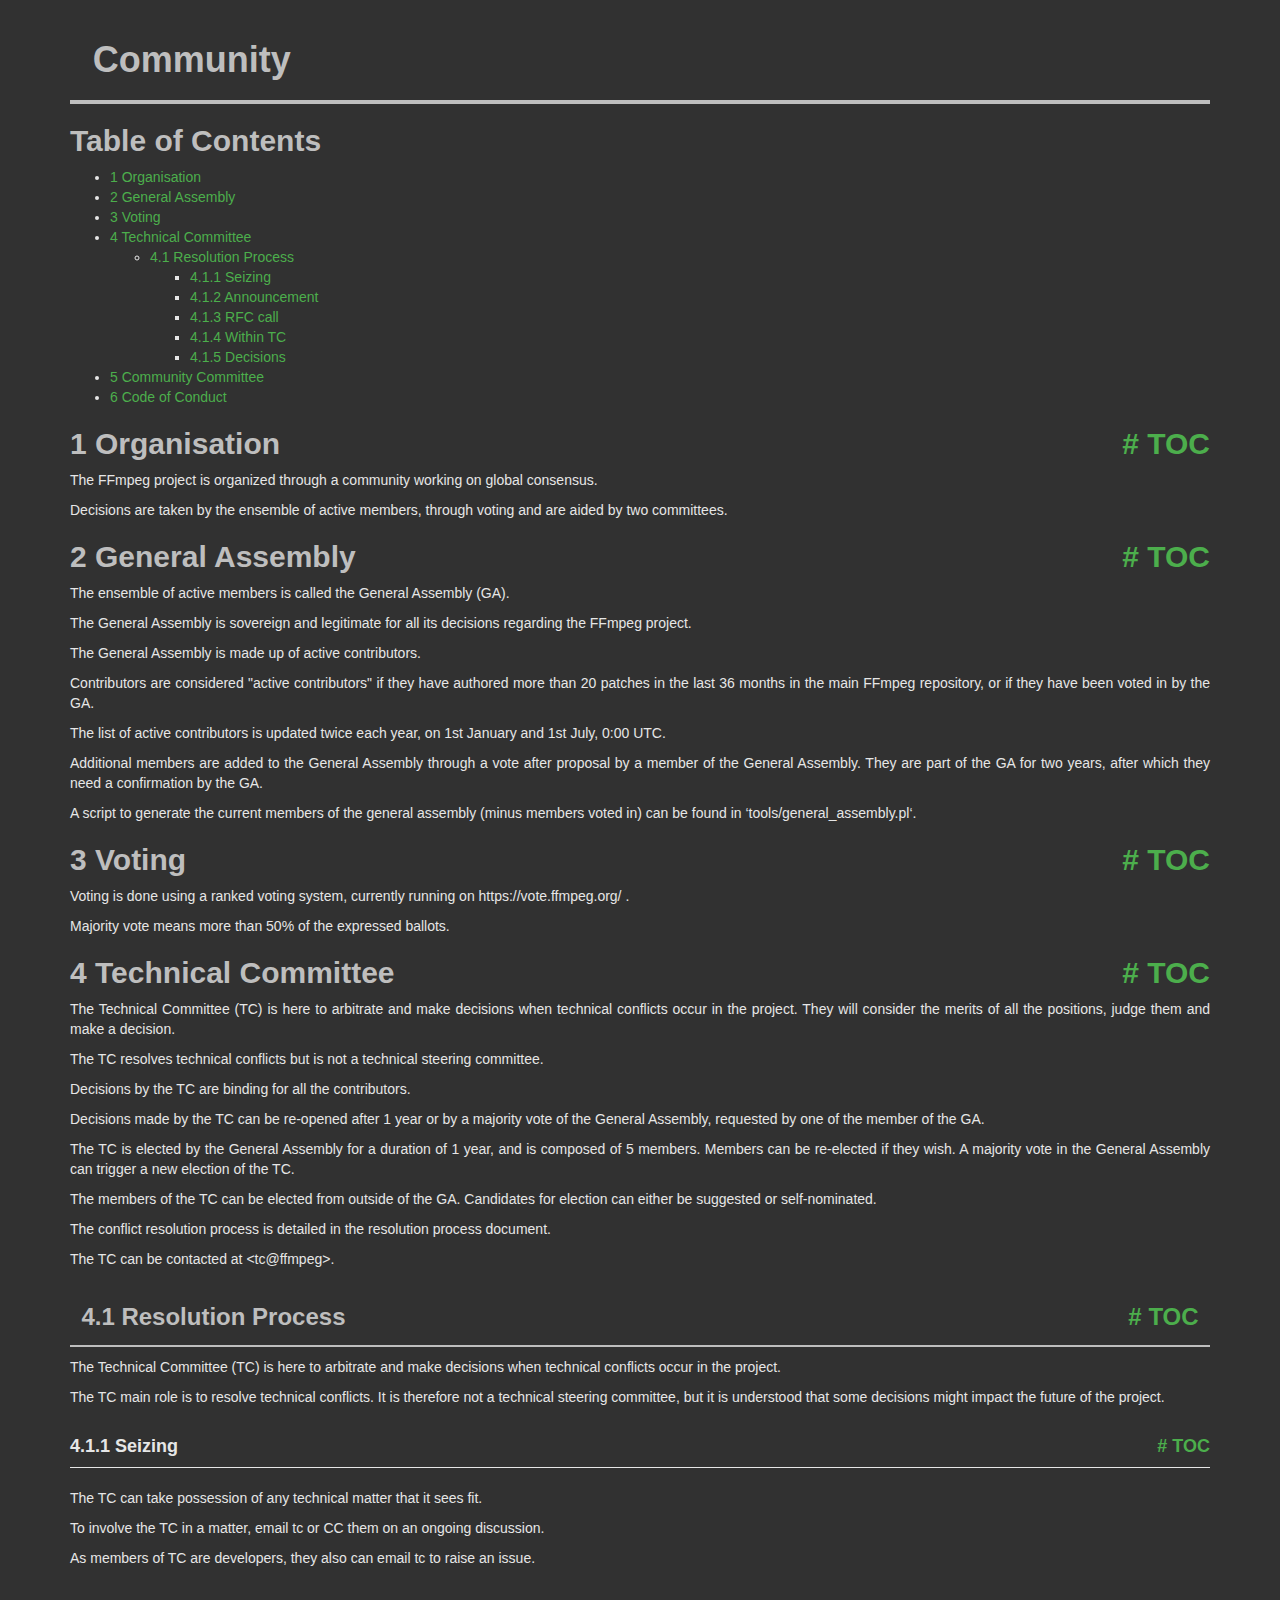
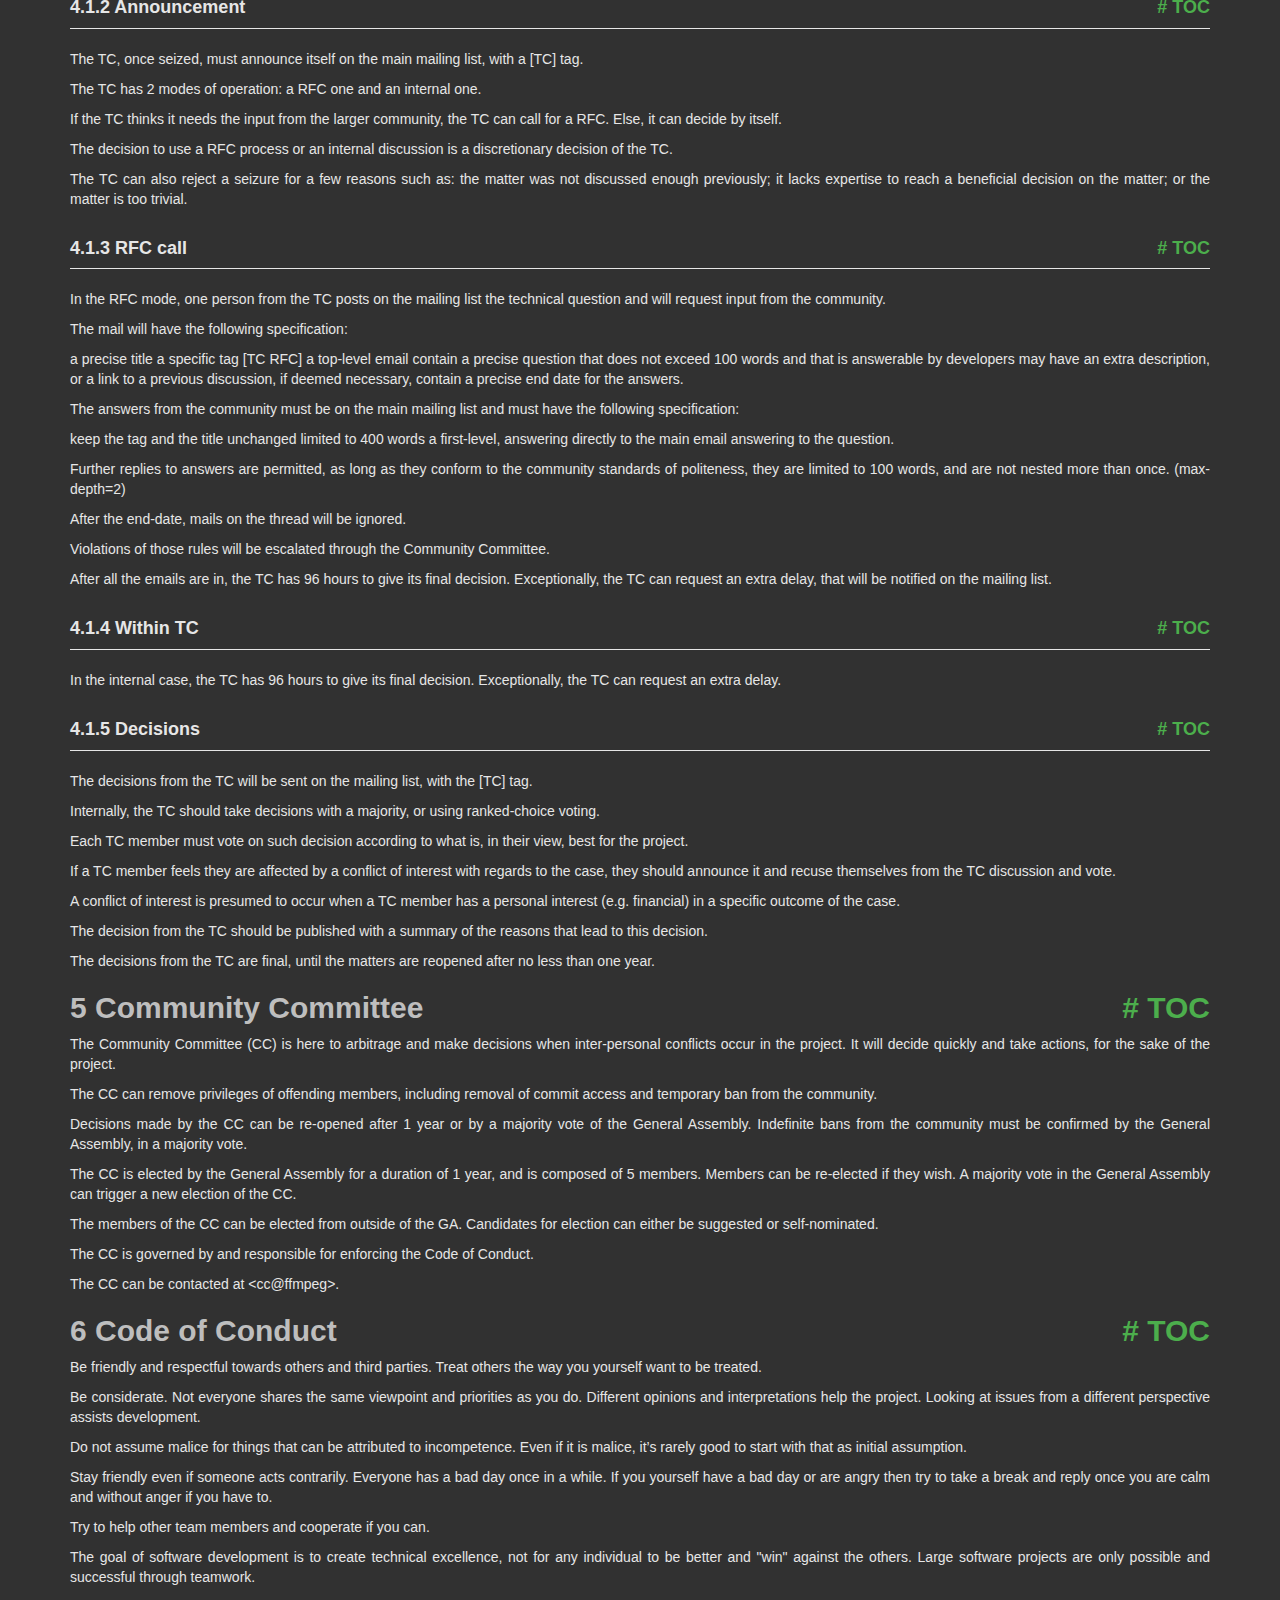
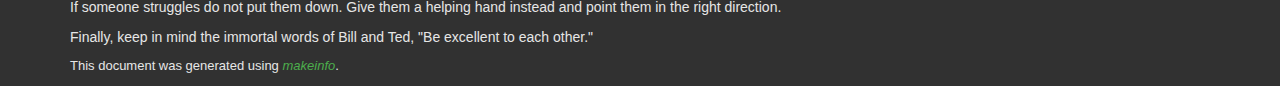
<file: ffmpeg-7.1.1-essentials_build/doc/community.html>
<!DOCTYPE html PUBLIC "-//W3C//DTD HTML 4.01 Transitional//EN" "http://www.w3.org/TR/html4/loose.dtd">
<html>
<!-- Created by , GNU Texinfo 7.1.1 -->
  <head>
    <meta charset="utf-8">
    <title>
      Community
    </title>
    <meta name="viewport" content="width=device-width,initial-scale=1.0">
    <link rel="stylesheet" type="text/css" href="bootstrap.min.css">
    <link rel="stylesheet" type="text/css" href="style.min.css">
  </head>
  <body>
    <div class="container">
      <h1>
      Community
      </h1>


<a name="SEC_Top"></a>

<div class="element-contents" id="SEC_Contents">
<h2 class="contents-heading">Table of Contents</h2>

<div class="contents">

<ul class="toc-numbered-mark">
  <li><a id="toc-Organisation-1" href="#Organisation-1">1 Organisation</a></li>
  <li><a id="toc-General-Assembly-1" href="#General-Assembly-1">2 General Assembly</a></li>
  <li><a id="toc-Voting-1" href="#Voting-1">3 Voting</a></li>
  <li><a id="toc-Technical-Committee-1" href="#Technical-Committee-1">4 Technical Committee</a>
  <ul class="toc-numbered-mark">
    <li><a id="toc-Resolution-Process-1" href="#Resolution-Process-1">4.1 Resolution Process</a>
    <ul class="toc-numbered-mark">
      <li><a id="toc-Seizing" href="#Seizing">4.1.1 Seizing</a></li>
      <li><a id="toc-Announcement" href="#Announcement">4.1.2 Announcement</a></li>
      <li><a id="toc-RFC-call" href="#RFC-call">4.1.3 RFC call</a></li>
      <li><a id="toc-Within-TC" href="#Within-TC">4.1.4 Within TC</a></li>
      <li><a id="toc-Decisions" href="#Decisions">4.1.5 Decisions</a></li>
    </ul></li>
  </ul></li>
  <li><a id="toc-Community-Committee-1" href="#Community-Committee-1">5 Community Committee</a></li>
  <li><a id="toc-Code-of-Conduct-1" href="#Code-of-Conduct-1">6 Code of Conduct</a></li>
</ul>
</div>
</div>

<a class="anchor" id="Organisation"></a><a name="Organisation-1"></a>
<h2 class="chapter">1 Organisation<span class="pull-right"><a class="anchor hidden-xs" href="#Organisation-1" aria-hidden="true">#</a> <a class="anchor hidden-xs"href="#toc-Organisation-1" aria-hidden="true">TOC</a></span></h2>

<p>The FFmpeg project is organized through a community working on global consensus.
</p>
<p>Decisions are taken by the ensemble of active members, through voting and are aided by two committees.
</p>
<a class="anchor" id="General-Assembly"></a><a name="General-Assembly-1"></a>
<h2 class="chapter">2 General Assembly<span class="pull-right"><a class="anchor hidden-xs" href="#General-Assembly-1" aria-hidden="true">#</a> <a class="anchor hidden-xs"href="#toc-General-Assembly-1" aria-hidden="true">TOC</a></span></h2>

<p>The ensemble of active members is called the General Assembly (GA).
</p>
<p>The General Assembly is sovereign and legitimate for all its decisions regarding the FFmpeg project.
</p>
<p>The General Assembly is made up of active contributors.
</p>
<p>Contributors are considered &quot;active contributors&quot; if they have authored more than 20 patches in the last 36 months in the main FFmpeg repository, or if they have been voted in by the GA.
</p>
<p>The list of active contributors is updated twice each year, on 1st January and 1st July, 0:00 UTC.
</p>
<p>Additional members are added to the General Assembly through a vote after proposal by a member of the General Assembly. They are part of the GA for two years, after which they need a confirmation by the GA.
</p>
<p>A script to generate the current members of the general assembly (minus members voted in) can be found in &lsquo;tools/general_assembly.pl&lsquo;.
</p>
<a class="anchor" id="Voting"></a><a name="Voting-1"></a>
<h2 class="chapter">3 Voting<span class="pull-right"><a class="anchor hidden-xs" href="#Voting-1" aria-hidden="true">#</a> <a class="anchor hidden-xs"href="#toc-Voting-1" aria-hidden="true">TOC</a></span></h2>

<p>Voting is done using a ranked voting system, currently running on https://vote.ffmpeg.org/ .
</p>
<p>Majority vote means more than 50% of the expressed ballots.
</p>
<a class="anchor" id="Technical-Committee"></a><a name="Technical-Committee-1"></a>
<h2 class="chapter">4 Technical Committee<span class="pull-right"><a class="anchor hidden-xs" href="#Technical-Committee-1" aria-hidden="true">#</a> <a class="anchor hidden-xs"href="#toc-Technical-Committee-1" aria-hidden="true">TOC</a></span></h2>

<p>The Technical Committee (TC) is here to arbitrate and make decisions when technical conflicts occur in the project. They will consider the merits of all the positions, judge them and make a decision.
</p>
<p>The TC resolves technical conflicts but is not a technical steering committee.
</p>
<p>Decisions by the TC are binding for all the contributors.
</p>
<p>Decisions made by the TC can be re-opened after 1 year or by a majority vote of the General Assembly, requested by one of the member of the GA.
</p>
<p>The TC is elected by the General Assembly for a duration of 1 year, and is composed of 5 members. Members can be re-elected if they wish. A majority vote in the General Assembly can trigger a new election of the TC.
</p>
<p>The members of the TC can be elected from outside of the GA. Candidates for election can either be suggested or self-nominated.
</p>
<p>The conflict resolution process is detailed in the resolution process document.
</p>
<p>The TC can be contacted at &lt;tc@ffmpeg&gt;.
</p>
<a class="anchor" id="Resolution-Process"></a><a name="Resolution-Process-1"></a>
<h3 class="section">4.1 Resolution Process<span class="pull-right"><a class="anchor hidden-xs" href="#Resolution-Process-1" aria-hidden="true">#</a> <a class="anchor hidden-xs"href="#toc-Resolution-Process-1" aria-hidden="true">TOC</a></span></h3>

<p>The Technical Committee (TC) is here to arbitrate and make decisions when technical conflicts occur in the project.
</p>
<p>The TC main role is to resolve technical conflicts. It is therefore not a technical steering committee, but it is understood that some decisions might impact the future of the project.
</p>
<a name="Seizing"></a>
<h4 class="subsection">4.1.1 Seizing<span class="pull-right"><a class="anchor hidden-xs" href="#Seizing" aria-hidden="true">#</a> <a class="anchor hidden-xs"href="#toc-Seizing" aria-hidden="true">TOC</a></span></h4>

<p>The TC can take possession of any technical matter that it sees fit.
</p>
<p>To involve the TC in a matter, email tc&nbsp;or CC them on an ongoing discussion.
</p>
<p>As members of TC are developers, they also can email tc&nbsp;to raise an issue.
</p><a name="Announcement"></a>
<h4 class="subsection">4.1.2 Announcement<span class="pull-right"><a class="anchor hidden-xs" href="#Announcement" aria-hidden="true">#</a> <a class="anchor hidden-xs"href="#toc-Announcement" aria-hidden="true">TOC</a></span></h4>

<p>The TC, once seized, must announce itself on the main mailing list, with a [TC] tag.
</p>
<p>The TC has 2 modes of operation: a RFC one and an internal one.
</p>
<p>If the TC thinks it needs the input from the larger community, the TC can call for a RFC. Else, it can decide by itself.
</p>
<p>The decision to use a RFC process or an internal discussion is a discretionary decision of the TC.
</p>
<p>The TC can also reject a seizure for a few reasons such as: the matter was not discussed enough previously; it lacks expertise to reach a beneficial decision on the matter; or the matter is too trivial.
</p><a name="RFC-call"></a>
<h4 class="subsection">4.1.3 RFC call<span class="pull-right"><a class="anchor hidden-xs" href="#RFC-call" aria-hidden="true">#</a> <a class="anchor hidden-xs"href="#toc-RFC-call" aria-hidden="true">TOC</a></span></h4>

<p>In the RFC mode, one person from the TC posts on the mailing list the technical question and will request input from the community.
</p>
<p>The mail will have the following specification:
</p>
<p>a precise title
    a specific tag [TC RFC]
    a top-level email
    contain a precise question that does not exceed 100 words and that is answerable by developers
    may have an extra description, or a link to a previous discussion, if deemed necessary,
    contain a precise end date for the answers.
</p>
<p>The answers from the community must be on the main mailing list and must have the following specification:
</p>
<p>keep the tag and the title unchanged
    limited to 400 words
    a first-level, answering directly to the main email
    answering to the question.
</p>
<p>Further replies to answers are permitted, as long as they conform to the community standards of politeness, they are limited to 100 words, and are not nested more than once. (max-depth=2)
</p>
<p>After the end-date, mails on the thread will be ignored.
</p>
<p>Violations of those rules will be escalated through the Community Committee.
</p>
<p>After all the emails are in, the TC has 96 hours to give its final decision. Exceptionally, the TC can request an extra delay, that will be notified on the mailing list.
</p><a name="Within-TC"></a>
<h4 class="subsection">4.1.4 Within TC<span class="pull-right"><a class="anchor hidden-xs" href="#Within-TC" aria-hidden="true">#</a> <a class="anchor hidden-xs"href="#toc-Within-TC" aria-hidden="true">TOC</a></span></h4>

<p>In the internal case, the TC has 96 hours to give its final decision. Exceptionally, the TC can request an extra delay.
</p><a name="Decisions"></a>
<h4 class="subsection">4.1.5 Decisions<span class="pull-right"><a class="anchor hidden-xs" href="#Decisions" aria-hidden="true">#</a> <a class="anchor hidden-xs"href="#toc-Decisions" aria-hidden="true">TOC</a></span></h4>

<p>The decisions from the TC will be sent on the mailing list, with the [TC] tag.
</p>
<p>Internally, the TC should take decisions with a majority, or using ranked-choice voting.
</p>
<p>Each TC member must vote on such decision according to what is, in their view, best for the project.
</p>
<p>If a TC member feels they are affected by a conflict of interest with regards to the case, they should announce it and recuse themselves from the TC
discussion and vote.
</p>
<p>A conflict of interest is presumed to occur when a TC member has a personal interest (e.g. financial) in a specific outcome of the case.
</p>
<p>The decision from the TC should be published with a summary of the reasons that lead to this decision.
</p>
<p>The decisions from the TC are final, until the matters are reopened after no less than one year.
</p>
<a class="anchor" id="Community-Committee"></a><a name="Community-Committee-1"></a>
<h2 class="chapter">5 Community Committee<span class="pull-right"><a class="anchor hidden-xs" href="#Community-Committee-1" aria-hidden="true">#</a> <a class="anchor hidden-xs"href="#toc-Community-Committee-1" aria-hidden="true">TOC</a></span></h2>

<p>The Community Committee (CC) is here to arbitrage and make decisions when inter-personal conflicts occur in the project. It will decide quickly and take actions, for the sake of the project.
</p>
<p>The CC can remove privileges of offending members, including removal of commit access and temporary ban from the community.
</p>
<p>Decisions made by the CC can be re-opened after 1 year or by a majority vote of the General Assembly. Indefinite bans from the community must be confirmed by the General Assembly, in a majority vote.
</p>
<p>The CC is elected by the General Assembly for a duration of 1 year, and is composed of 5 members. Members can be re-elected if they wish. A majority vote in the General Assembly can trigger a new election of the CC.
</p>
<p>The members of the CC can be elected from outside of the GA. Candidates for election can either be suggested or self-nominated.
</p>
<p>The CC is governed by and responsible for enforcing the Code of Conduct.
</p>
<p>The CC can be contacted at &lt;cc@ffmpeg&gt;.
</p>
<a class="anchor" id="Code-of-Conduct"></a><a name="Code-of-Conduct-1"></a>
<h2 class="chapter">6 Code of Conduct<span class="pull-right"><a class="anchor hidden-xs" href="#Code-of-Conduct-1" aria-hidden="true">#</a> <a class="anchor hidden-xs"href="#toc-Code-of-Conduct-1" aria-hidden="true">TOC</a></span></h2>

<p>Be friendly and respectful towards others and third parties.
Treat others the way you yourself want to be treated.
</p>
<p>Be considerate. Not everyone shares the same viewpoint and priorities as you do.
Different opinions and interpretations help the project.
Looking at issues from a different perspective assists development.
</p>
<p>Do not assume malice for things that can be attributed to incompetence. Even if
it is malice, it&rsquo;s rarely good to start with that as initial assumption.
</p>
<p>Stay friendly even if someone acts contrarily. Everyone has a bad day
once in a while.
If you yourself have a bad day or are angry then try to take a break and reply
once you are calm and without anger if you have to.
</p>
<p>Try to help other team members and cooperate if you can.
</p>
<p>The goal of software development is to create technical excellence, not for any
individual to be better and &quot;win&quot; against the others. Large software projects
are only possible and successful through teamwork.
</p>
<p>If someone struggles do not put them down. Give them a helping hand
instead and point them in the right direction.
</p>
<p>Finally, keep in mind the immortal words of Bill and Ted,
&quot;Be excellent to each other.&quot;
</p>
      <p style="font-size: small;">
        This document was generated using <a class="uref" href="https://www.gnu.org/software/texinfo/"><em class="emph">makeinfo</em></a>.
      </p>
    </div>
  </body>
</html>
</file>
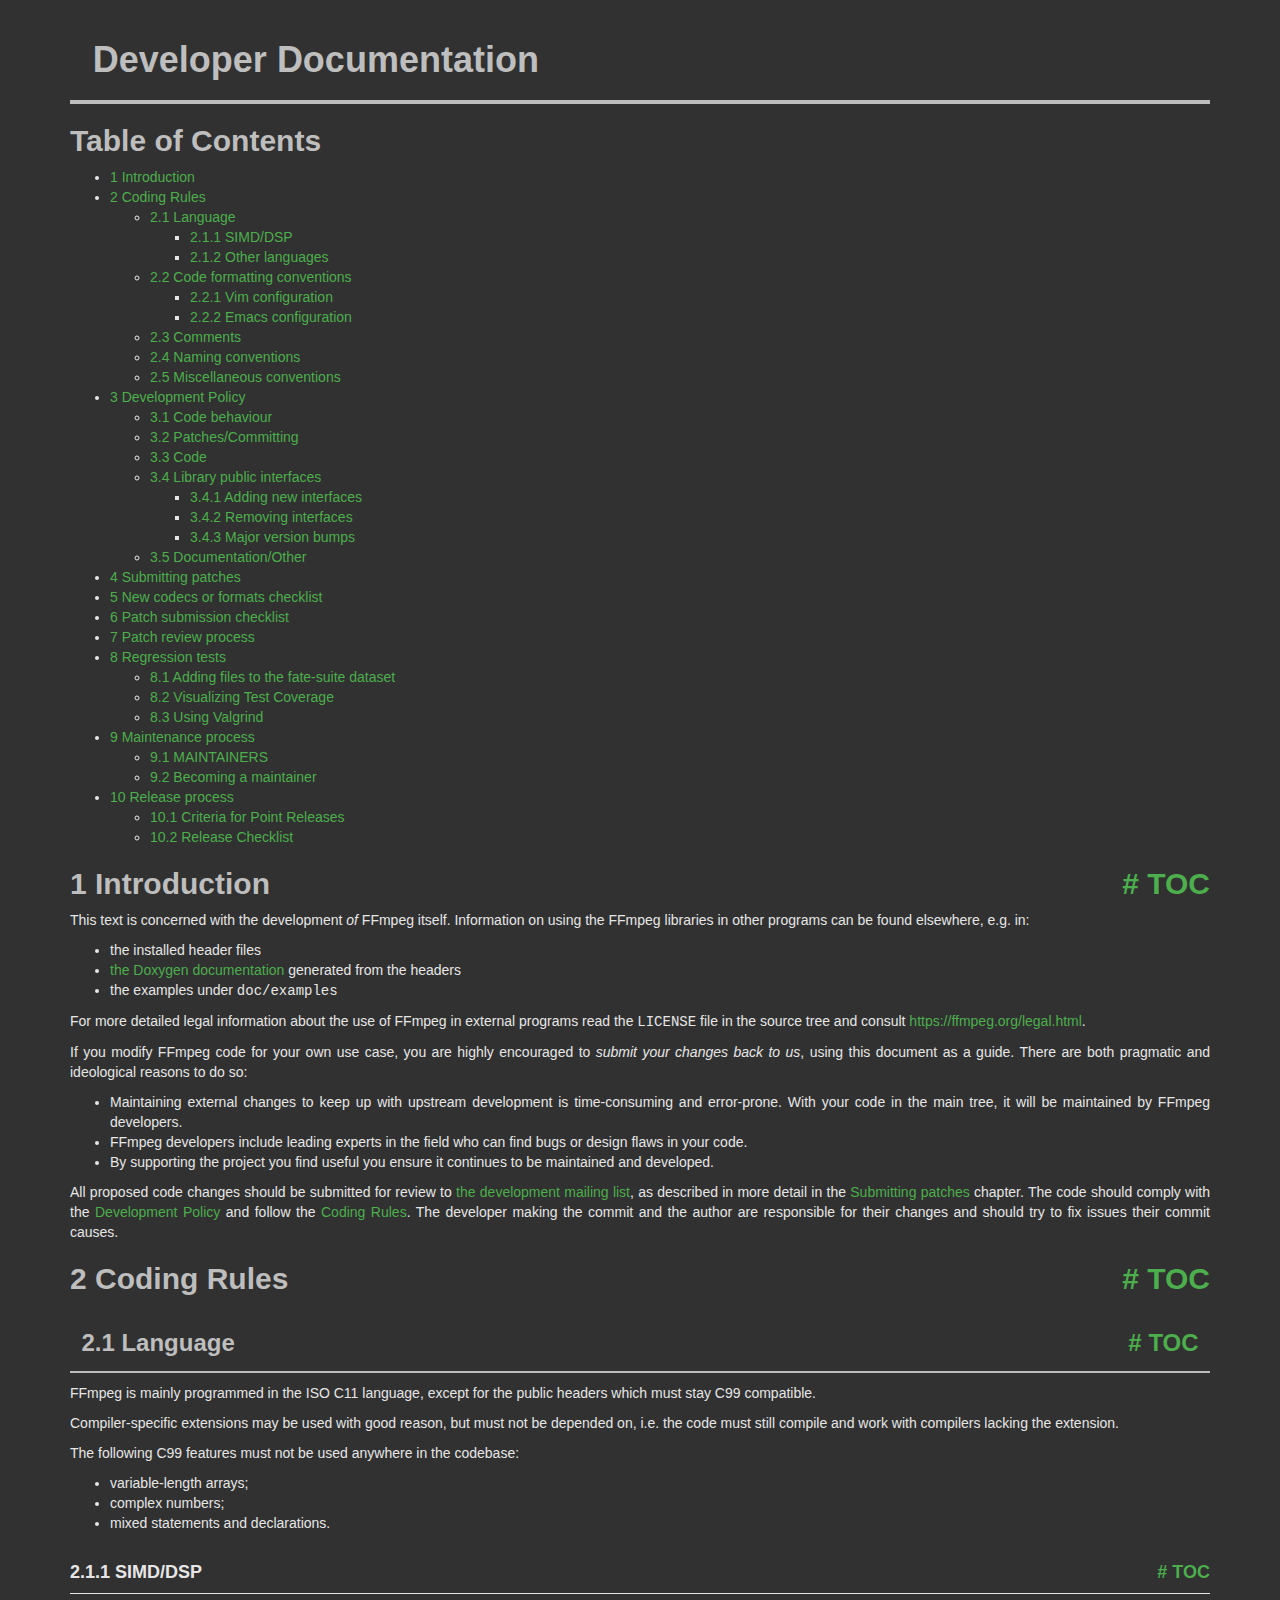
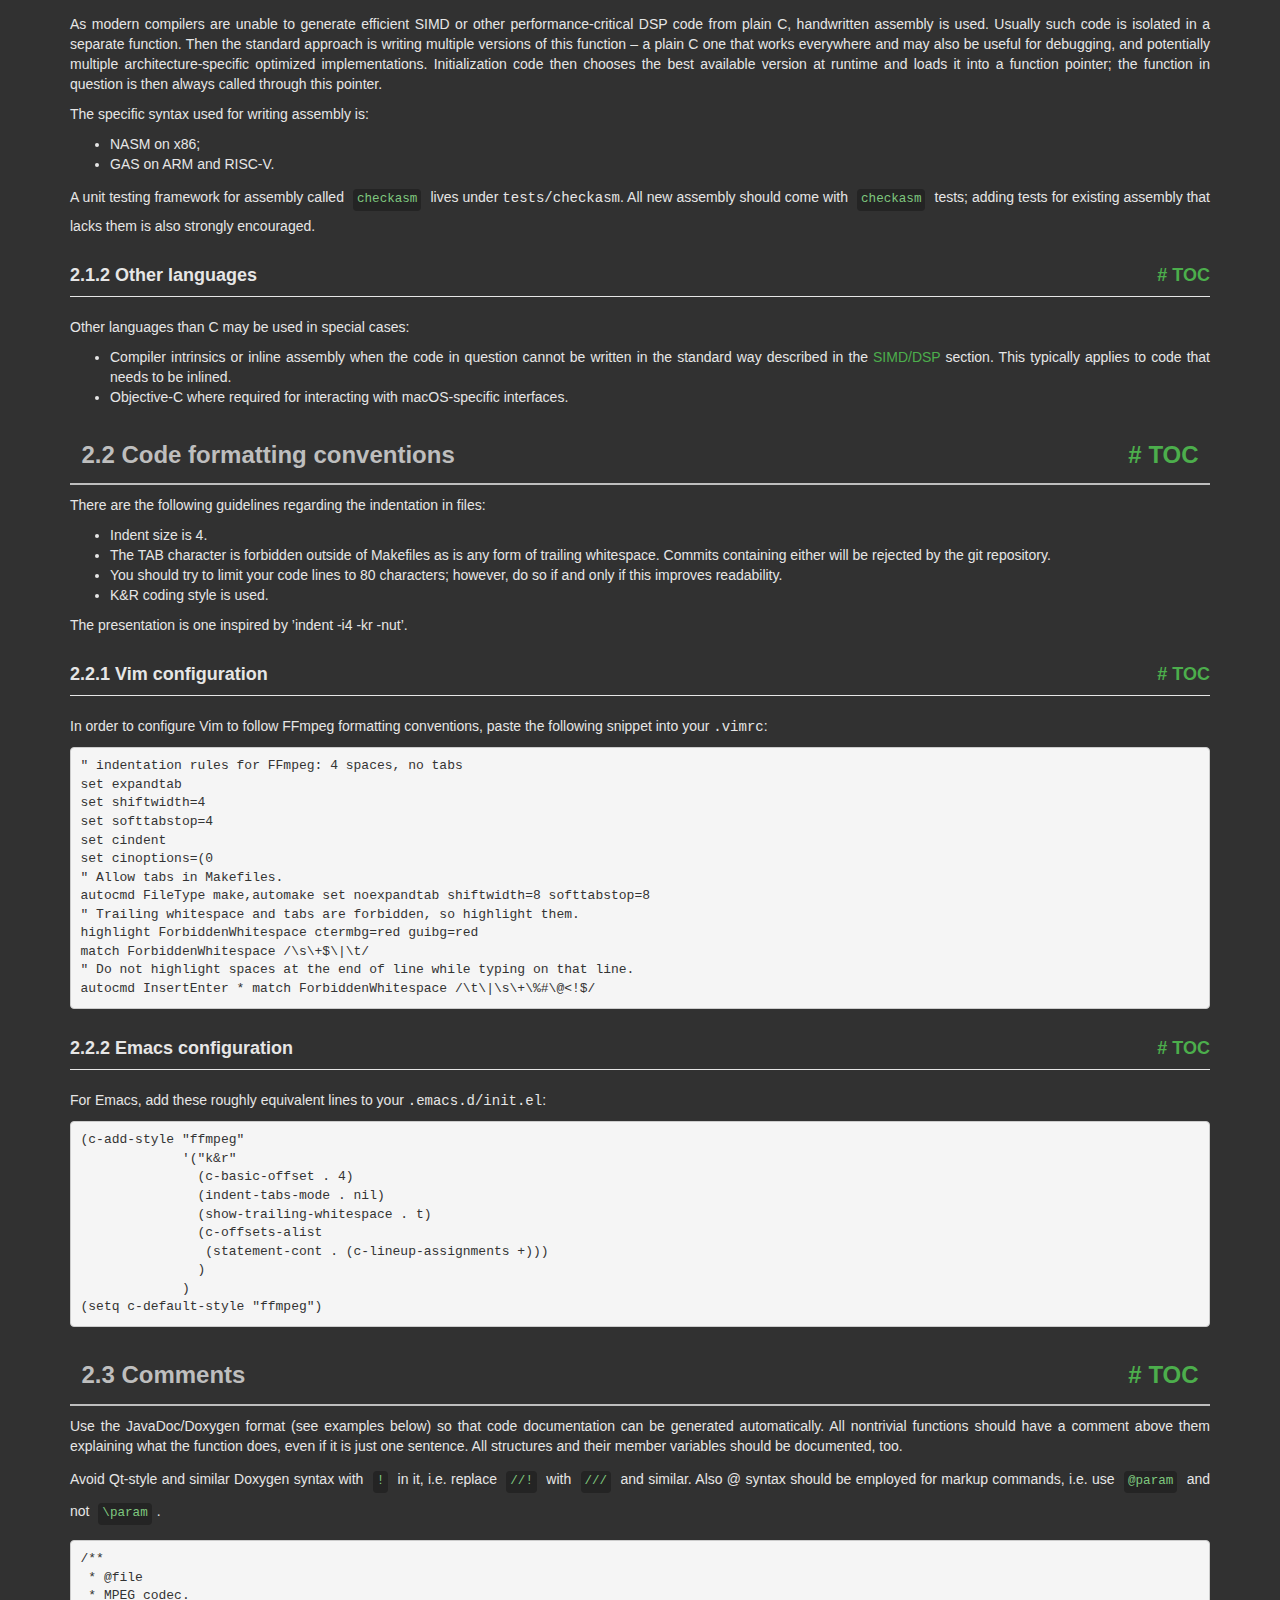
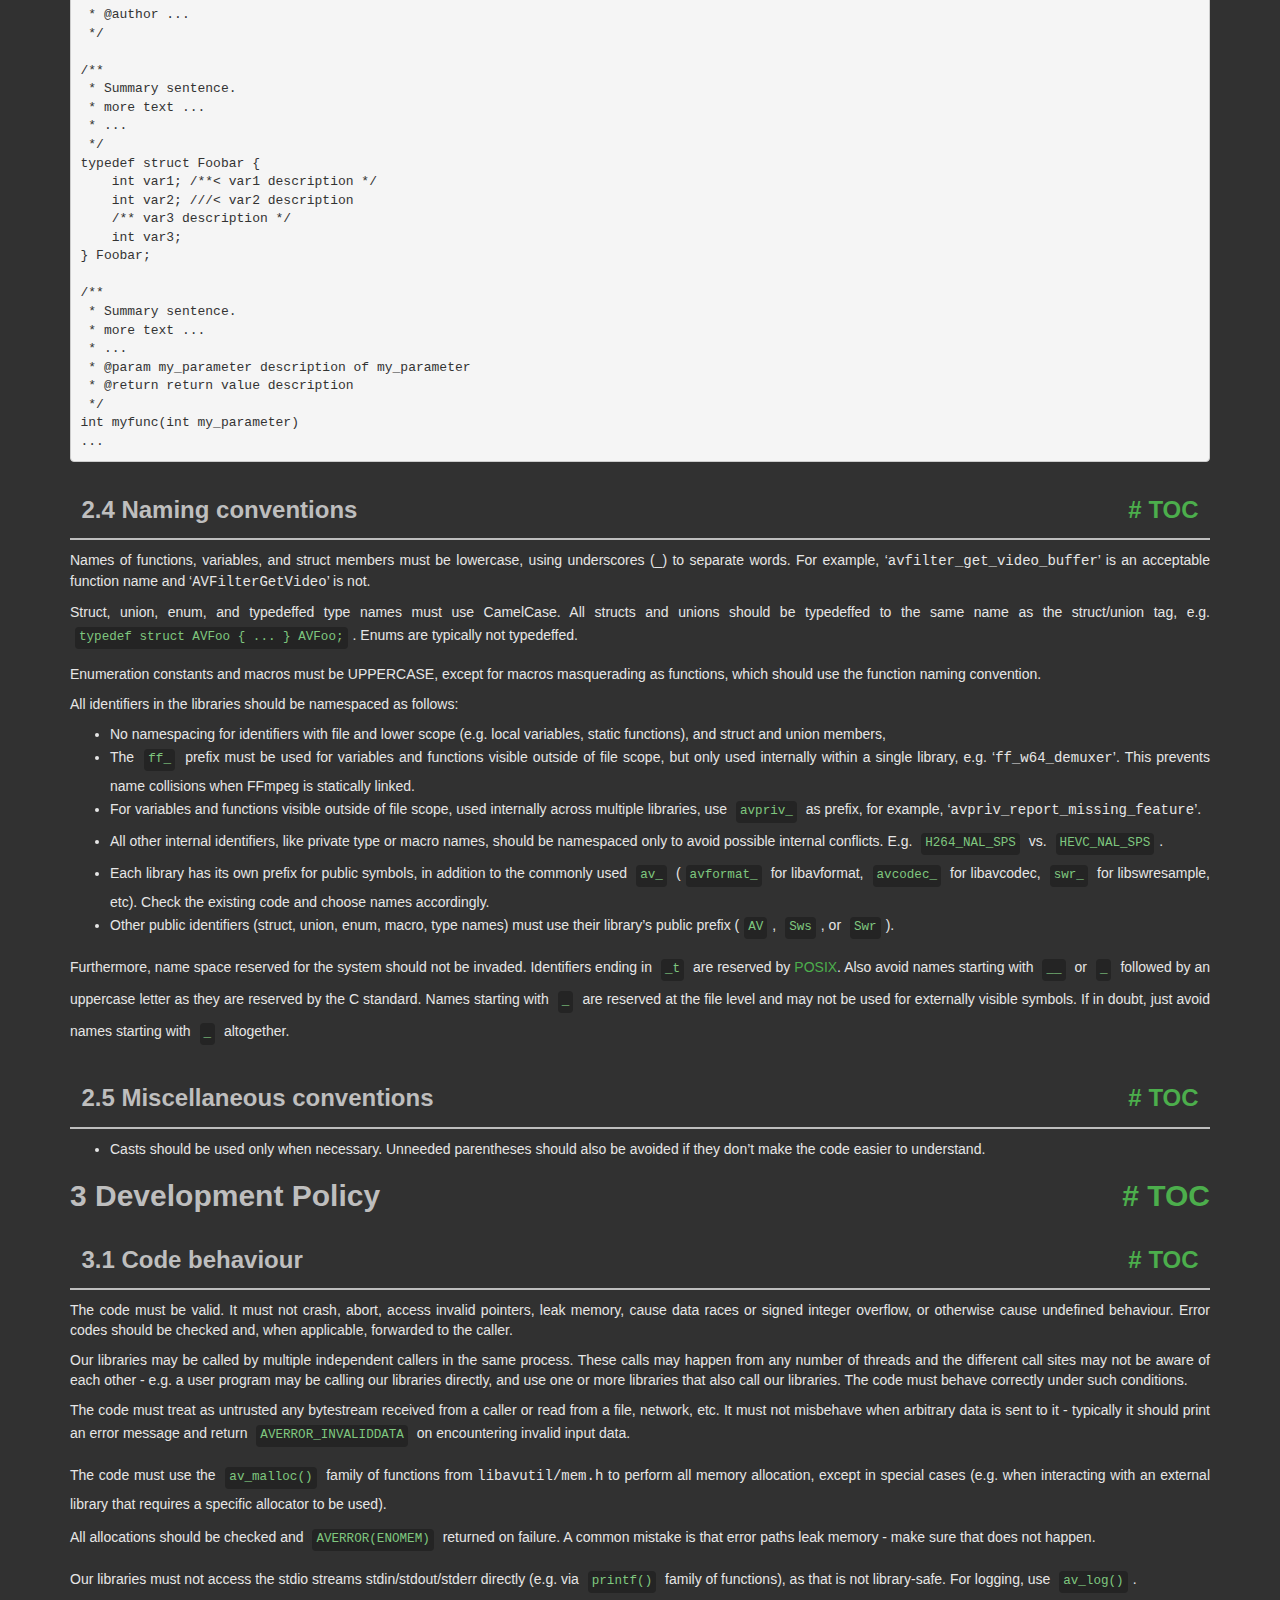
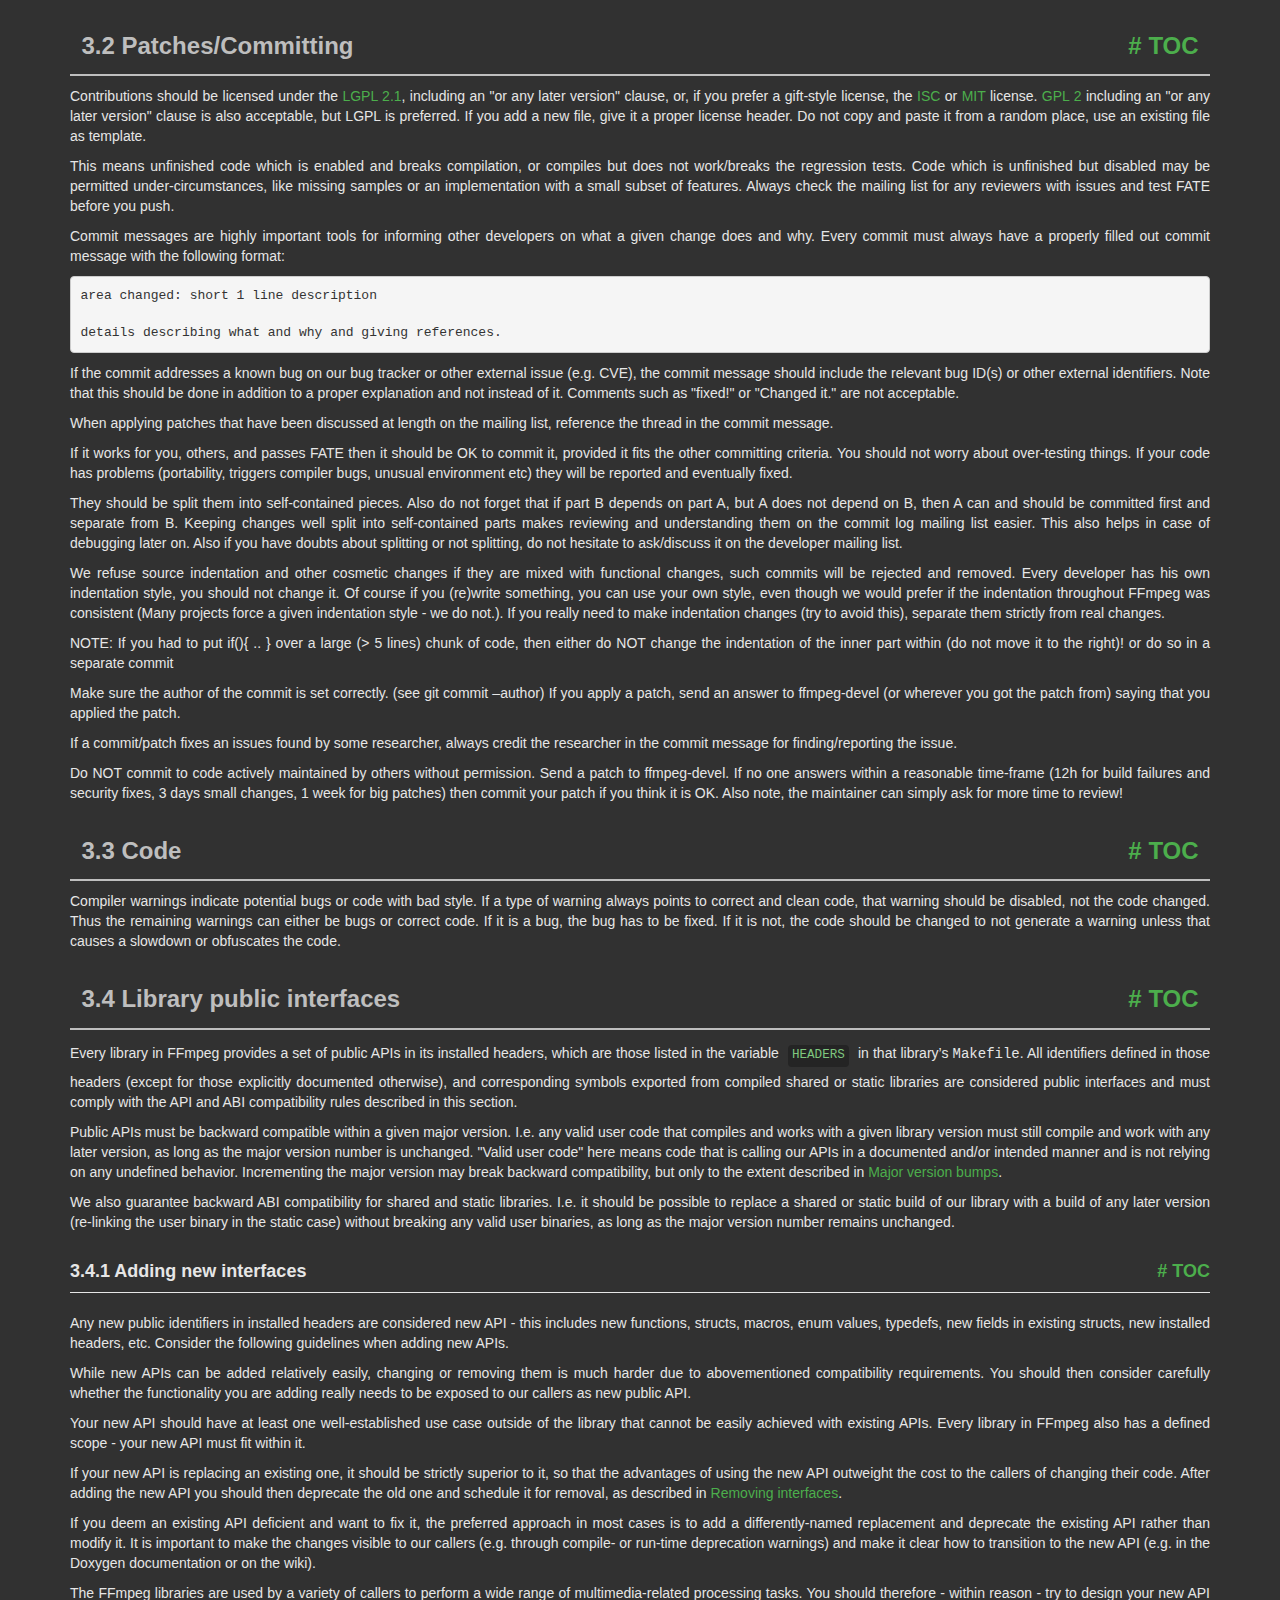
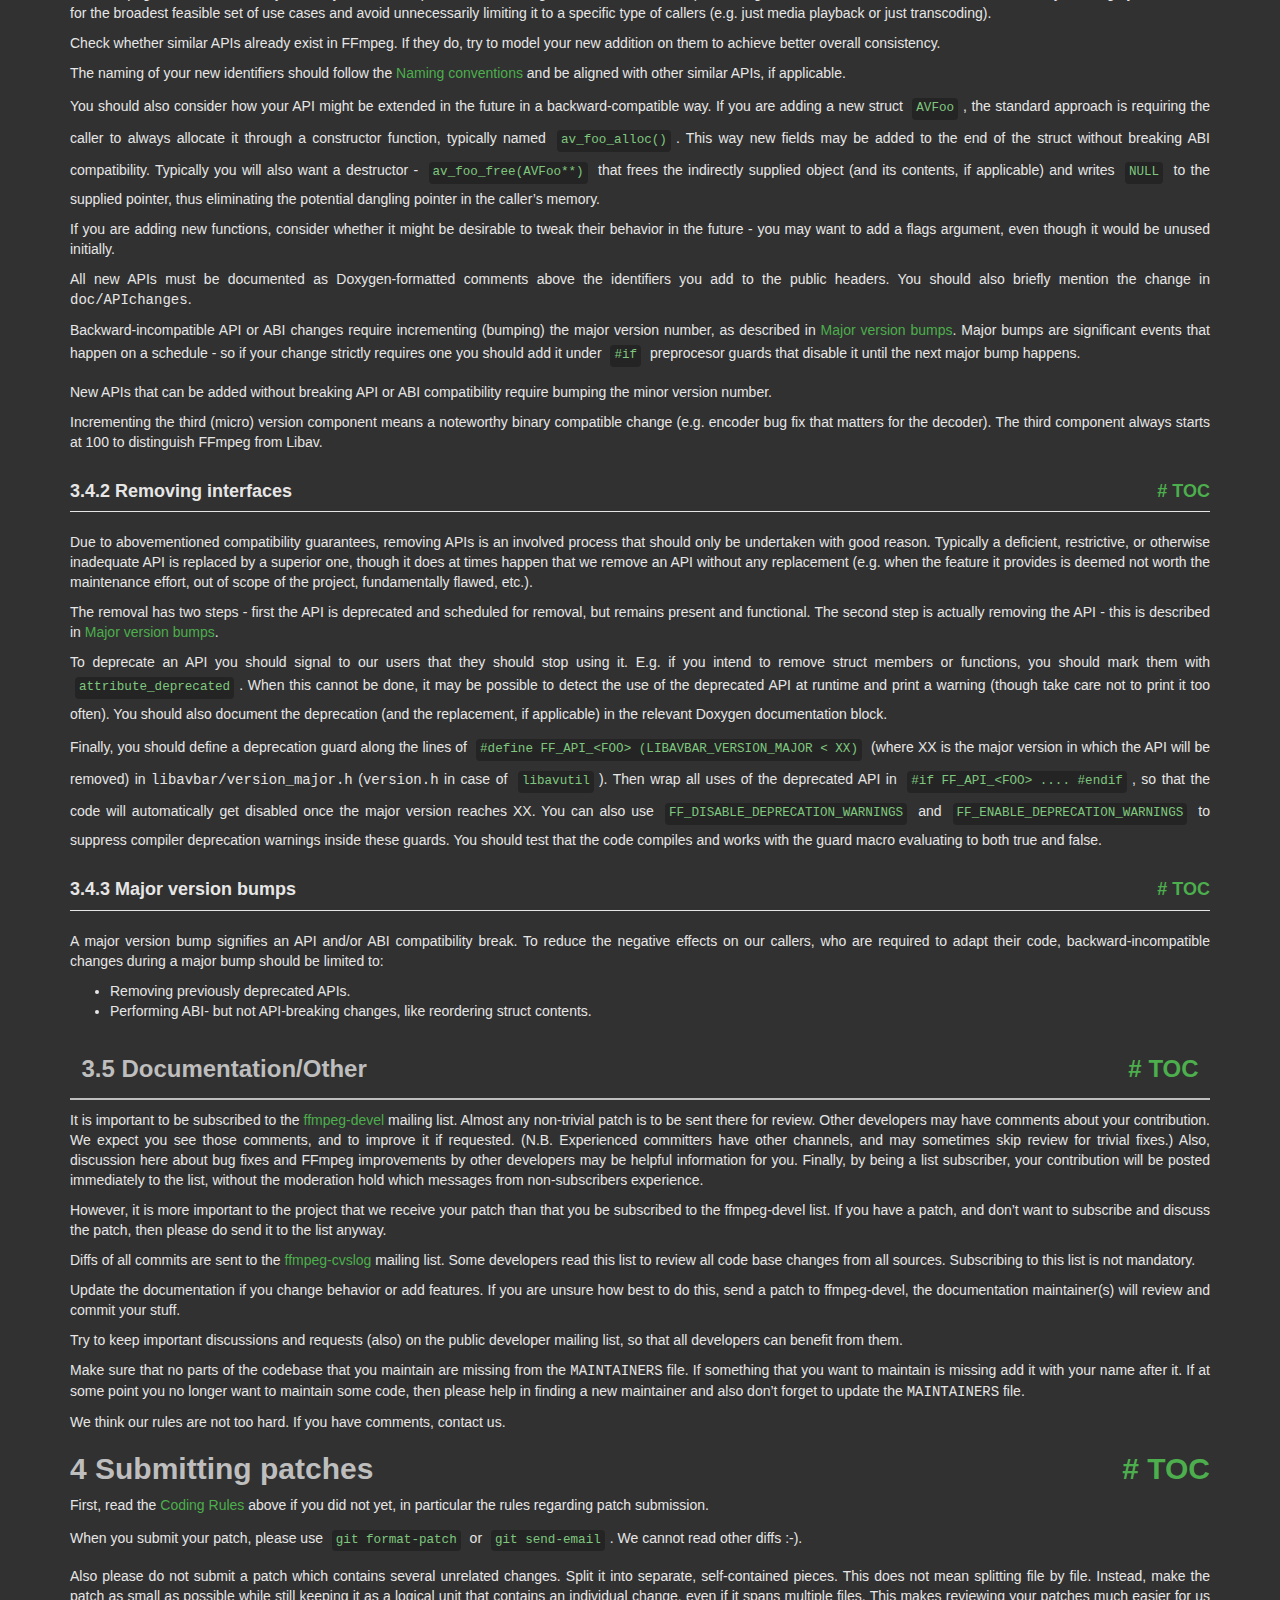
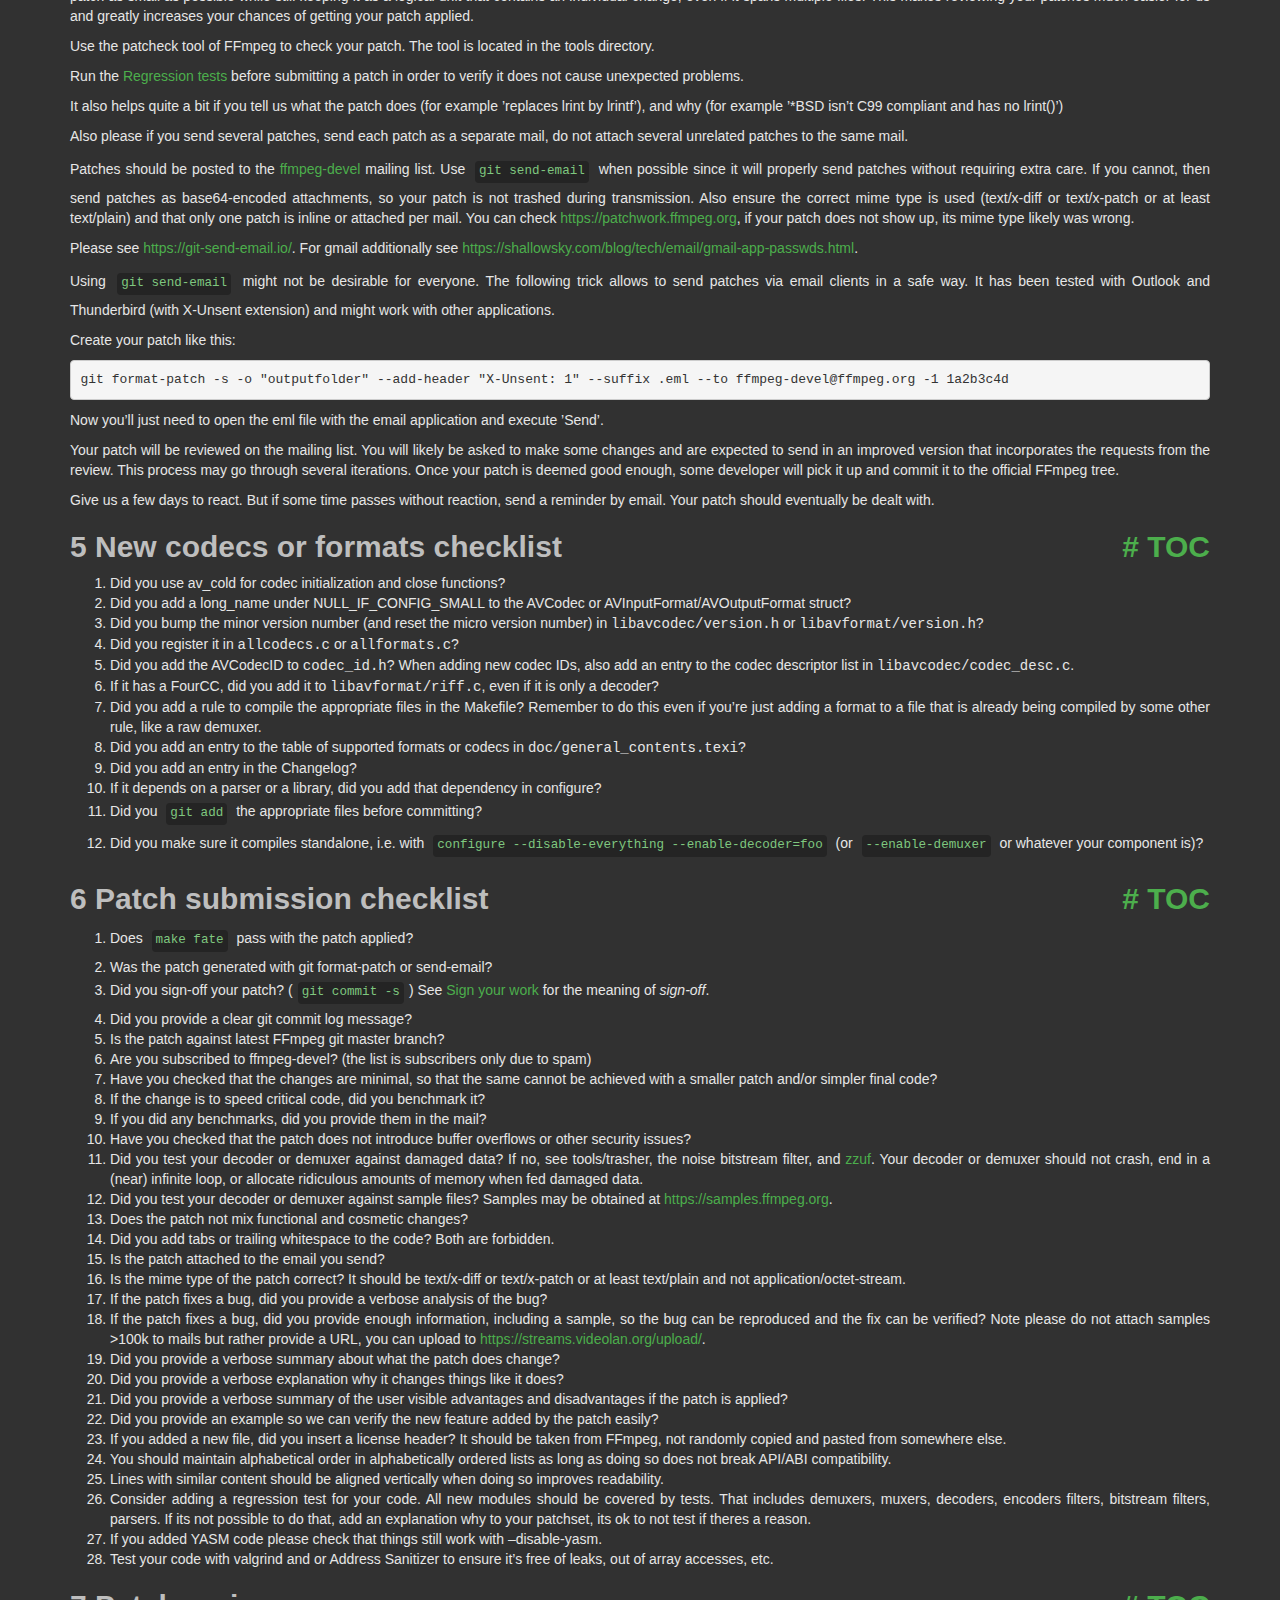
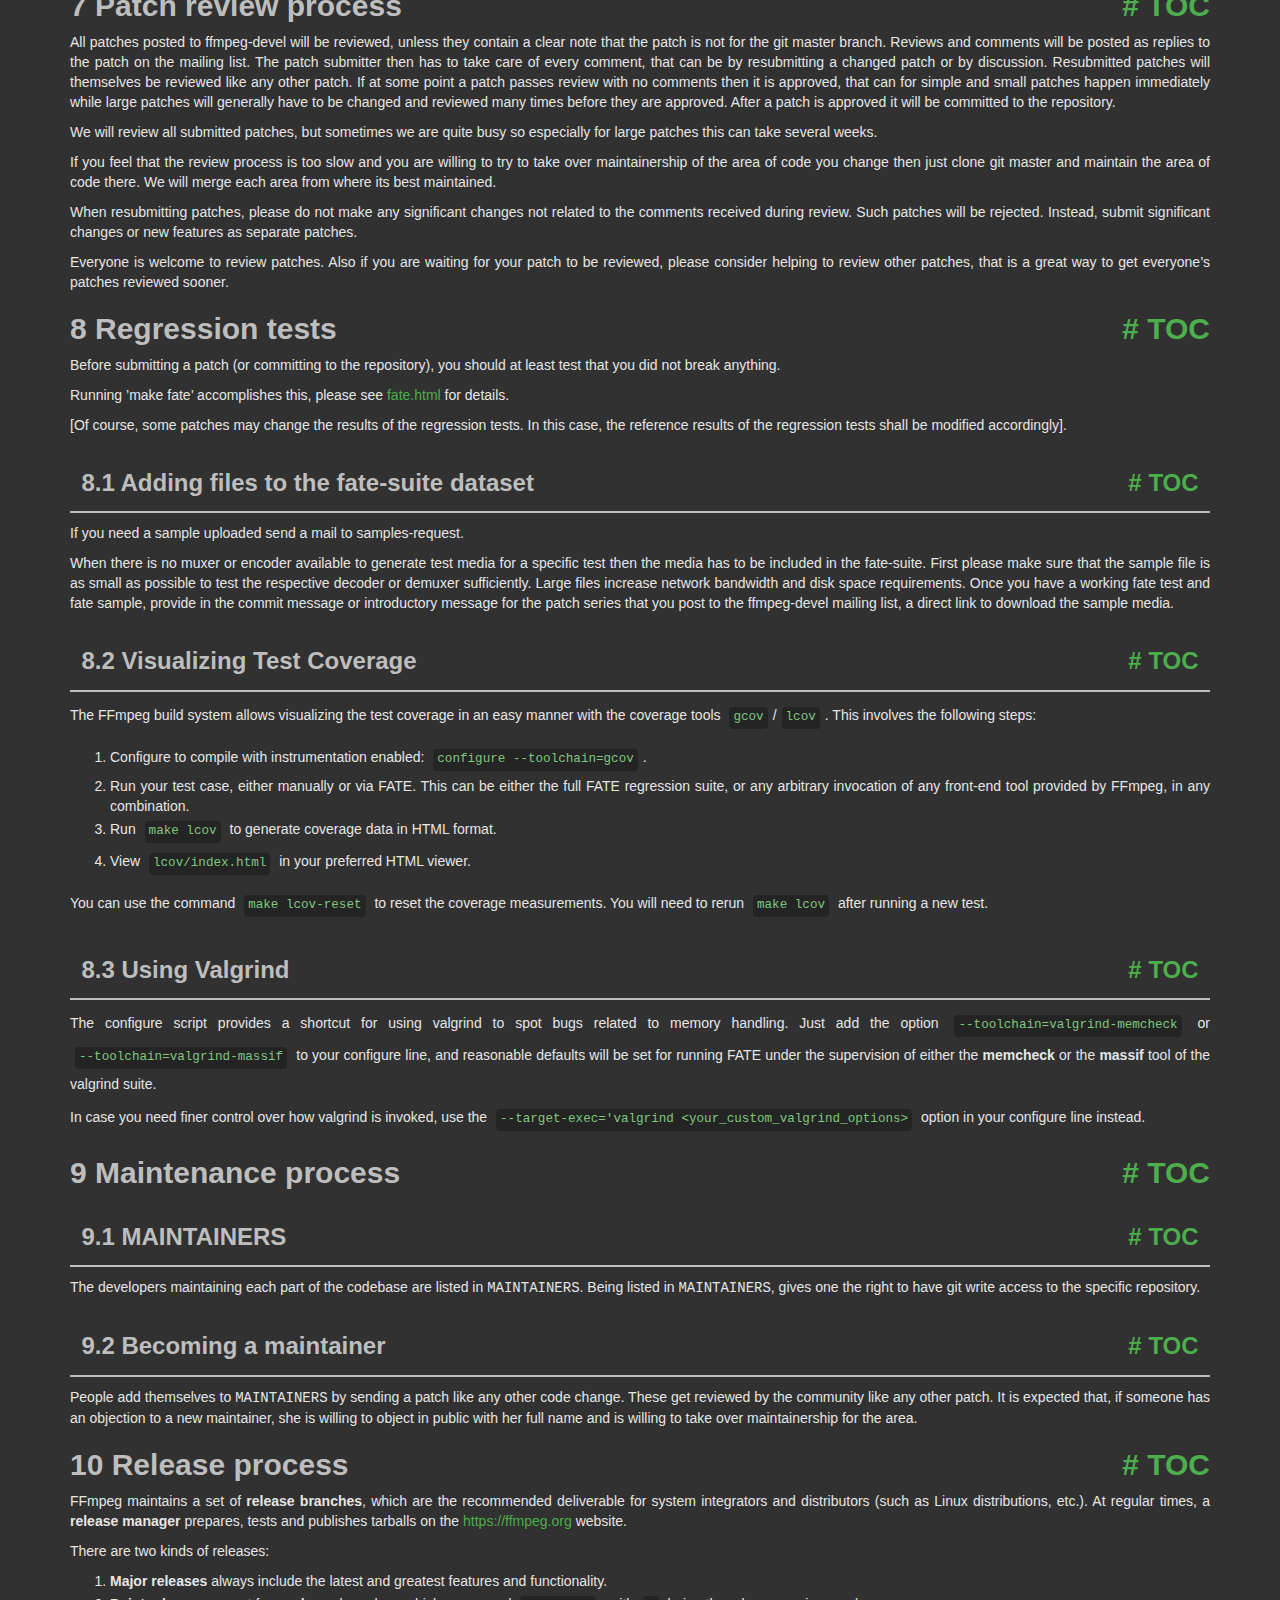
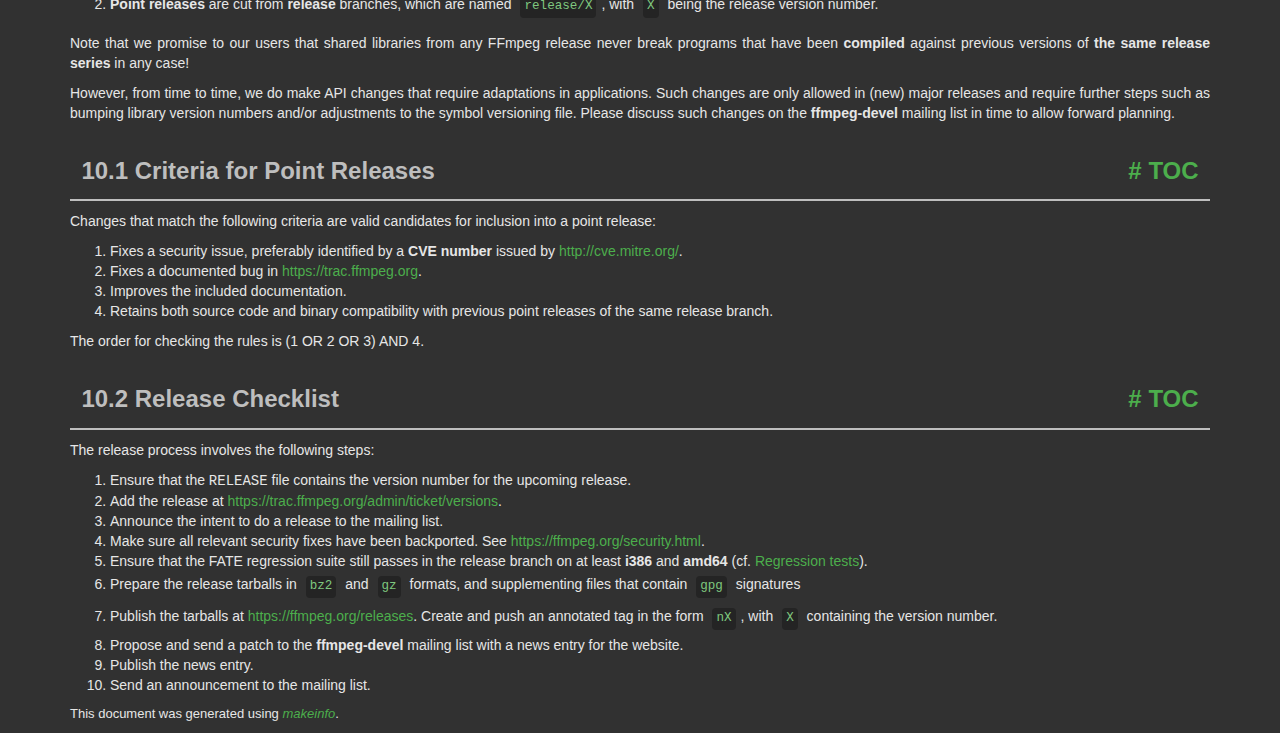
<file: ffmpeg-7.1.1-essentials_build/doc/developer.html>
<!DOCTYPE html PUBLIC "-//W3C//DTD HTML 4.01 Transitional//EN" "http://www.w3.org/TR/html4/loose.dtd">
<html>
<!-- Created by , GNU Texinfo 7.1.1 -->
  <head>
    <meta charset="utf-8">
    <title>
      Developer Documentation
    </title>
    <meta name="viewport" content="width=device-width,initial-scale=1.0">
    <link rel="stylesheet" type="text/css" href="bootstrap.min.css">
    <link rel="stylesheet" type="text/css" href="style.min.css">
  </head>
  <body>
    <div class="container">
      <h1>
      Developer Documentation
      </h1>


<a name="SEC_Top"></a>

<div class="element-contents" id="SEC_Contents">
<h2 class="contents-heading">Table of Contents</h2>

<div class="contents">

<ul class="toc-numbered-mark">
  <li><a id="toc-Introduction" href="#Introduction">1 Introduction</a></li>
  <li><a id="toc-Coding-Rules-1" href="#Coding-Rules-1">2 Coding Rules</a>
  <ul class="toc-numbered-mark">
    <li><a id="toc-Language" href="#Language">2.1 Language</a>
    <ul class="toc-numbered-mark">
      <li><a id="toc-SIMD_002fDSP-1" href="#SIMD_002fDSP-1">2.1.1 SIMD/DSP</a></li>
      <li><a id="toc-Other-languages" href="#Other-languages">2.1.2 Other languages</a></li>
    </ul></li>
    <li><a id="toc-Code-formatting-conventions" href="#Code-formatting-conventions">2.2 Code formatting conventions</a>
    <ul class="toc-numbered-mark">
      <li><a id="toc-Vim-configuration" href="#Vim-configuration">2.2.1 Vim configuration</a></li>
      <li><a id="toc-Emacs-configuration" href="#Emacs-configuration">2.2.2 Emacs configuration</a></li>
    </ul></li>
    <li><a id="toc-Comments" href="#Comments">2.3 Comments</a></li>
    <li><a id="toc-Naming-conventions-1" href="#Naming-conventions-1">2.4 Naming conventions</a></li>
    <li><a id="toc-Miscellaneous-conventions" href="#Miscellaneous-conventions">2.5 Miscellaneous conventions</a></li>
  </ul></li>
  <li><a id="toc-Development-Policy-1" href="#Development-Policy-1">3 Development Policy</a>
  <ul class="toc-numbered-mark">
    <li><a id="toc-Code-behaviour" href="#Code-behaviour">3.1 Code behaviour</a></li>
    <li><a id="toc-Patches_002fCommitting" href="#Patches_002fCommitting">3.2 Patches/Committing</a></li>
    <li><a id="toc-Code" href="#Code">3.3 Code</a></li>
    <li><a id="toc-Library-public-interfaces" href="#Library-public-interfaces">3.4 Library public interfaces</a>
    <ul class="toc-numbered-mark">
      <li><a id="toc-Adding-new-interfaces" href="#Adding-new-interfaces">3.4.1 Adding new interfaces</a></li>
      <li><a id="toc-Removing-interfaces-1" href="#Removing-interfaces-1">3.4.2 Removing interfaces</a></li>
      <li><a id="toc-Major-version-bumps-1" href="#Major-version-bumps-1">3.4.3 Major version bumps</a></li>
    </ul></li>
    <li><a id="toc-Documentation_002fOther" href="#Documentation_002fOther">3.5 Documentation/Other</a></li>
  </ul></li>
  <li><a id="toc-Submitting-patches-1" href="#Submitting-patches-1">4 Submitting patches</a></li>
  <li><a id="toc-New-codecs-or-formats-checklist" href="#New-codecs-or-formats-checklist">5 New codecs or formats checklist</a></li>
  <li><a id="toc-Patch-submission-checklist" href="#Patch-submission-checklist">6 Patch submission checklist</a></li>
  <li><a id="toc-Patch-review-process" href="#Patch-review-process">7 Patch review process</a></li>
  <li><a id="toc-Regression-tests-1" href="#Regression-tests-1">8 Regression tests</a>
  <ul class="toc-numbered-mark">
    <li><a id="toc-Adding-files-to-the-fate_002dsuite-dataset" href="#Adding-files-to-the-fate_002dsuite-dataset">8.1 Adding files to the fate-suite dataset</a></li>
    <li><a id="toc-Visualizing-Test-Coverage" href="#Visualizing-Test-Coverage">8.2 Visualizing Test Coverage</a></li>
    <li><a id="toc-Using-Valgrind" href="#Using-Valgrind">8.3 Using Valgrind</a></li>
  </ul></li>
  <li><a id="toc-Maintenance-process" href="#Maintenance-process">9 Maintenance process</a>
  <ul class="toc-numbered-mark">
    <li><a id="toc-MAINTAINERS-1" href="#MAINTAINERS-1">9.1 MAINTAINERS</a></li>
    <li><a id="toc-Becoming-a-maintainer-1" href="#Becoming-a-maintainer-1">9.2 Becoming a maintainer</a></li>
  </ul></li>
  <li><a id="toc-Release-process-1" href="#Release-process-1">10 Release process</a>
  <ul class="toc-numbered-mark">
    <li><a id="toc-Criteria-for-Point-Releases-1" href="#Criteria-for-Point-Releases-1">10.1 Criteria for Point Releases</a></li>
    <li><a id="toc-Release-Checklist" href="#Release-Checklist">10.2 Release Checklist</a></li>
  </ul></li>
</ul>
</div>
</div>

<a name="Introduction"></a>
<h2 class="chapter">1 Introduction<span class="pull-right"><a class="anchor hidden-xs" href="#Introduction" aria-hidden="true">#</a> <a class="anchor hidden-xs"href="#toc-Introduction" aria-hidden="true">TOC</a></span></h2>

<p>This text is concerned with the development <em class="emph">of</em> FFmpeg itself. Information
on using the FFmpeg libraries in other programs can be found elsewhere, e.g. in:
</p><ul class="itemize mark-bullet">
<li>the installed header files
</li><li><a class="url" href="http://ffmpeg.org/doxygen/trunk/index.html">the Doxygen documentation</a>
generated from the headers
</li><li>the examples under <samp class="file">doc/examples</samp>
</li></ul>

<p>For more detailed legal information about the use of FFmpeg in
external programs read the <samp class="file">LICENSE</samp> file in the source tree and
consult <a class="url" href="https://ffmpeg.org/legal.html">https://ffmpeg.org/legal.html</a>.
</p>
<p>If you modify FFmpeg code for your own use case, you are highly encouraged to
<em class="emph">submit your changes back to us</em>, using this document as a guide. There are
both pragmatic and ideological reasons to do so:
</p><ul class="itemize mark-bullet">
<li>Maintaining external changes to keep up with upstream development is
time-consuming and error-prone. With your code in the main tree, it will be
maintained by FFmpeg developers.
</li><li>FFmpeg developers include leading experts in the field who can find bugs or
design flaws in your code.
</li><li>By supporting the project you find useful you ensure it continues to be
maintained and developed.
</li></ul>

<p>All proposed code changes should be submitted for review to
<a class="url" href="mailto:ffmpeg-devel@ffmpeg.org">the development mailing list</a>, as
described in more detail in the <a class="ref" href="#Submitting-patches">Submitting patches</a> chapter. The code
should comply with the <a class="ref" href="#Development-Policy">Development Policy</a> and follow the <a class="ref" href="#Coding-Rules">Coding Rules</a>.
The developer making the commit and the author are responsible for their changes
and should try to fix issues their commit causes.
</p>
<a class="anchor" id="Coding-Rules"></a><a name="Coding-Rules-1"></a>
<h2 class="chapter">2 Coding Rules<span class="pull-right"><a class="anchor hidden-xs" href="#Coding-Rules-1" aria-hidden="true">#</a> <a class="anchor hidden-xs"href="#toc-Coding-Rules-1" aria-hidden="true">TOC</a></span></h2>

<a name="Language"></a>
<h3 class="section">2.1 Language<span class="pull-right"><a class="anchor hidden-xs" href="#Language" aria-hidden="true">#</a> <a class="anchor hidden-xs"href="#toc-Language" aria-hidden="true">TOC</a></span></h3>

<p>FFmpeg is mainly programmed in the ISO C11 language, except for the public
headers which must stay C99 compatible.
</p>
<p>Compiler-specific extensions may be used with good reason, but must not be
depended on, i.e. the code must still compile and work with compilers lacking
the extension.
</p>
<p>The following C99 features must not be used anywhere in the codebase:
</p><ul class="itemize mark-bullet">
<li>variable-length arrays;

</li><li>complex numbers;

</li><li>mixed statements and declarations.
</li></ul>

<a name="SIMD_002fDSP-1"></a>
<h4 class="subsection">2.1.1 SIMD/DSP<span class="pull-right"><a class="anchor hidden-xs" href="#SIMD_002fDSP-1" aria-hidden="true">#</a> <a class="anchor hidden-xs"href="#toc-SIMD_002fDSP-1" aria-hidden="true">TOC</a></span></h4>
<a class="anchor" id="SIMD_002fDSP"></a>
<p>As modern compilers are unable to generate efficient SIMD or other
performance-critical DSP code from plain C, handwritten assembly is used.
Usually such code is isolated in a separate function. Then the standard approach
is writing multiple versions of this function – a plain C one that works
everywhere and may also be useful for debugging, and potentially multiple
architecture-specific optimized implementations. Initialization code then
chooses the best available version at runtime and loads it into a function
pointer; the function in question is then always called through this pointer.
</p>
<p>The specific syntax used for writing assembly is:
</p><ul class="itemize mark-bullet">
<li>NASM on x86;

</li><li>GAS on ARM and RISC-V.
</li></ul>

<p>A unit testing framework for assembly called <code class="code">checkasm</code> lives under
<samp class="file">tests/checkasm</samp>. All new assembly should come with <code class="code">checkasm</code> tests;
adding tests for existing assembly that lacks them is also strongly encouraged.
</p>
<a name="Other-languages"></a>
<h4 class="subsection">2.1.2 Other languages<span class="pull-right"><a class="anchor hidden-xs" href="#Other-languages" aria-hidden="true">#</a> <a class="anchor hidden-xs"href="#toc-Other-languages" aria-hidden="true">TOC</a></span></h4>

<p>Other languages than C may be used in special cases:
</p><ul class="itemize mark-bullet">
<li>Compiler intrinsics or inline assembly when the code in question cannot be
written in the standard way described in the <a class="ref" href="#SIMD_002fDSP">SIMD/DSP</a> section. This
typically applies to code that needs to be inlined.

</li><li>Objective-C where required for interacting with macOS-specific interfaces.
</li></ul>

<a name="Code-formatting-conventions"></a>
<h3 class="section">2.2 Code formatting conventions<span class="pull-right"><a class="anchor hidden-xs" href="#Code-formatting-conventions" aria-hidden="true">#</a> <a class="anchor hidden-xs"href="#toc-Code-formatting-conventions" aria-hidden="true">TOC</a></span></h3>

<p>There are the following guidelines regarding the indentation in files:
</p>
<ul class="itemize mark-bullet">
<li>Indent size is 4.

</li><li>The TAB character is forbidden outside of Makefiles as is any
form of trailing whitespace. Commits containing either will be
rejected by the git repository.

</li><li>You should try to limit your code lines to 80 characters; however, do so if
and only if this improves readability.

</li><li>K&amp;R coding style is used.
</li></ul>
<p>The presentation is one inspired by &rsquo;indent -i4 -kr -nut&rsquo;.
</p>
<a name="Vim-configuration"></a>
<h4 class="subsection">2.2.1 Vim configuration<span class="pull-right"><a class="anchor hidden-xs" href="#Vim-configuration" aria-hidden="true">#</a> <a class="anchor hidden-xs"href="#toc-Vim-configuration" aria-hidden="true">TOC</a></span></h4>
<p>In order to configure Vim to follow FFmpeg formatting conventions, paste
the following snippet into your <samp class="file">.vimrc</samp>:
</p><div class="example">
<pre class="example-preformatted">&quot; indentation rules for FFmpeg: 4 spaces, no tabs
set expandtab
set shiftwidth=4
set softtabstop=4
set cindent
set cinoptions=(0
&quot; Allow tabs in Makefiles.
autocmd FileType make,automake set noexpandtab shiftwidth=8 softtabstop=8
&quot; Trailing whitespace and tabs are forbidden, so highlight them.
highlight ForbiddenWhitespace ctermbg=red guibg=red
match ForbiddenWhitespace /\s\+$\|\t/
&quot; Do not highlight spaces at the end of line while typing on that line.
autocmd InsertEnter * match ForbiddenWhitespace /\t\|\s\+\%#\@&lt;!$/
</pre></div>

<a name="Emacs-configuration"></a>
<h4 class="subsection">2.2.2 Emacs configuration<span class="pull-right"><a class="anchor hidden-xs" href="#Emacs-configuration" aria-hidden="true">#</a> <a class="anchor hidden-xs"href="#toc-Emacs-configuration" aria-hidden="true">TOC</a></span></h4>
<p>For Emacs, add these roughly equivalent lines to your <samp class="file">.emacs.d/init.el</samp>:
</p><div class="example lisp">
<pre class="lisp-preformatted">(c-add-style &quot;ffmpeg&quot;
             '(&quot;k&amp;r&quot;
               (c-basic-offset . 4)
               (indent-tabs-mode . nil)
               (show-trailing-whitespace . t)
               (c-offsets-alist
                (statement-cont . (c-lineup-assignments +)))
               )
             )
(setq c-default-style &quot;ffmpeg&quot;)
</pre></div>

<a name="Comments"></a>
<h3 class="section">2.3 Comments<span class="pull-right"><a class="anchor hidden-xs" href="#Comments" aria-hidden="true">#</a> <a class="anchor hidden-xs"href="#toc-Comments" aria-hidden="true">TOC</a></span></h3>
<p>Use the JavaDoc/Doxygen  format (see examples below) so that code documentation
can be generated automatically. All nontrivial functions should have a comment
above them explaining what the function does, even if it is just one sentence.
All structures and their member variables should be documented, too.
</p>
<p>Avoid Qt-style and similar Doxygen syntax with <code class="code">!</code> in it, i.e. replace
<code class="code">//!</code> with <code class="code">///</code> and similar.  Also @ syntax should be employed
for markup commands, i.e. use <code class="code">@param</code> and not <code class="code">\param</code>.
</p>
<div class="example">
<pre class="example-preformatted">/**
 * @file
 * MPEG codec.
 * @author ...
 */

/**
 * Summary sentence.
 * more text ...
 * ...
 */
typedef struct Foobar {
    int var1; /**&lt; var1 description */
    int var2; ///&lt; var2 description
    /** var3 description */
    int var3;
} Foobar;

/**
 * Summary sentence.
 * more text ...
 * ...
 * @param my_parameter description of my_parameter
 * @return return value description
 */
int myfunc(int my_parameter)
...
</pre></div>

<a class="anchor" id="Naming-conventions"></a><a name="Naming-conventions-1"></a>
<h3 class="section">2.4 Naming conventions<span class="pull-right"><a class="anchor hidden-xs" href="#Naming-conventions-1" aria-hidden="true">#</a> <a class="anchor hidden-xs"href="#toc-Naming-conventions-1" aria-hidden="true">TOC</a></span></h3>

<p>Names of functions, variables, and struct members must be lowercase, using
underscores (_) to separate words. For example, &lsquo;<samp class="samp">avfilter_get_video_buffer</samp>&rsquo;
is an acceptable function name and &lsquo;<samp class="samp">AVFilterGetVideo</samp>&rsquo; is not.
</p>
<p>Struct, union, enum, and typedeffed type names must use CamelCase. All structs
and unions should be typedeffed to the same name as the struct/union tag, e.g.
<code class="code">typedef struct AVFoo { ... } AVFoo;</code>. Enums are typically not
typedeffed.
</p>
<p>Enumeration constants and macros must be UPPERCASE, except for macros
masquerading as functions, which should use the function naming convention.
</p>
<p>All identifiers in the libraries should be namespaced as follows:
</p><ul class="itemize mark-bullet">
<li>No namespacing for identifiers with file and lower scope (e.g. local variables,
static functions), and struct and union members,

</li><li>The <code class="code">ff_</code> prefix must be used for variables and functions visible outside
of file scope, but only used internally within a single library, e.g.
&lsquo;<samp class="samp">ff_w64_demuxer</samp>&rsquo;. This prevents name collisions when FFmpeg is statically
linked.

</li><li>For variables and functions visible outside of file scope, used internally
across multiple libraries, use <code class="code">avpriv_</code> as prefix, for example,
&lsquo;<samp class="samp">avpriv_report_missing_feature</samp>&rsquo;.

</li><li>All other internal identifiers, like private type or macro names, should be
namespaced only to avoid possible internal conflicts. E.g. <code class="code">H264_NAL_SPS</code>
vs. <code class="code">HEVC_NAL_SPS</code>.

</li><li>Each library has its own prefix for public symbols, in addition to the
commonly used <code class="code">av_</code> (<code class="code">avformat_</code> for libavformat,
<code class="code">avcodec_</code> for libavcodec, <code class="code">swr_</code> for libswresample, etc).
Check the existing code and choose names accordingly.

</li><li>Other public identifiers (struct, union, enum, macro, type names) must use their
library&rsquo;s public prefix (<code class="code">AV</code>, <code class="code">Sws</code>, or <code class="code">Swr</code>).
</li></ul>

<p>Furthermore, name space reserved for the system should not be invaded.
Identifiers ending in <code class="code">_t</code> are reserved by
<a class="url" href="http://pubs.opengroup.org/onlinepubs/007904975/functions/xsh_chap02_02.html#tag_02_02_02">POSIX</a>.
Also avoid names starting with <code class="code">__</code> or <code class="code">_</code> followed by an uppercase
letter as they are reserved by the C standard. Names starting with <code class="code">_</code>
are reserved at the file level and may not be used for externally visible
symbols. If in doubt, just avoid names starting with <code class="code">_</code> altogether.
</p>
<a name="Miscellaneous-conventions"></a>
<h3 class="section">2.5 Miscellaneous conventions<span class="pull-right"><a class="anchor hidden-xs" href="#Miscellaneous-conventions" aria-hidden="true">#</a> <a class="anchor hidden-xs"href="#toc-Miscellaneous-conventions" aria-hidden="true">TOC</a></span></h3>

<ul class="itemize mark-bullet">
<li>Casts should be used only when necessary. Unneeded parentheses
should also be avoided if they don&rsquo;t make the code easier to understand.
</li></ul>

<a class="anchor" id="Development-Policy"></a><a name="Development-Policy-1"></a>
<h2 class="chapter">3 Development Policy<span class="pull-right"><a class="anchor hidden-xs" href="#Development-Policy-1" aria-hidden="true">#</a> <a class="anchor hidden-xs"href="#toc-Development-Policy-1" aria-hidden="true">TOC</a></span></h2>

<a name="Code-behaviour"></a>
<h3 class="section">3.1 Code behaviour<span class="pull-right"><a class="anchor hidden-xs" href="#Code-behaviour" aria-hidden="true">#</a> <a class="anchor hidden-xs"href="#toc-Code-behaviour" aria-hidden="true">TOC</a></span></h3>

<a name="Correctness"></a>
<p>The code must be valid. It must not crash, abort, access invalid pointers, leak
memory, cause data races or signed integer overflow, or otherwise cause
undefined behaviour. Error codes should be checked and, when applicable,
forwarded to the caller.
</p>
<a name="Thread_002d-and-library_002dsafety"></a>
<p>Our libraries may be called by multiple independent callers in the same process.
These calls may happen from any number of threads and the different call sites
may not be aware of each other - e.g. a user program may be calling our
libraries directly, and use one or more libraries that also call our libraries.
The code must behave correctly under such conditions.
</p>
<a name="Robustness"></a>
<p>The code must treat as untrusted any bytestream received from a caller or read
from a file, network, etc. It must not misbehave when arbitrary data is sent to
it - typically it should print an error message and return
<code class="code">AVERROR_INVALIDDATA</code> on encountering invalid input data.
</p>
<a name="Memory-allocation"></a>
<p>The code must use the <code class="code">av_malloc()</code> family of functions from
<samp class="file">libavutil/mem.h</samp> to perform all memory allocation, except in special cases
(e.g. when interacting with an external library that requires a specific
allocator to be used).
</p>
<p>All allocations should be checked and <code class="code">AVERROR(ENOMEM)</code> returned on
failure. A common mistake is that error paths leak memory - make sure that does
not happen.
</p>
<a name="stdio"></a>
<p>Our libraries must not access the stdio streams stdin/stdout/stderr directly
(e.g. via <code class="code">printf()</code> family of functions), as that is not library-safe. For
logging, use <code class="code">av_log()</code>.
</p>
<a name="Patches_002fCommitting"></a>
<h3 class="section">3.2 Patches/Committing<span class="pull-right"><a class="anchor hidden-xs" href="#Patches_002fCommitting" aria-hidden="true">#</a> <a class="anchor hidden-xs"href="#toc-Patches_002fCommitting" aria-hidden="true">TOC</a></span></h3>
<a name="Licenses-for-patches-must-be-compatible-with-FFmpeg_002e"></a>
<p>Contributions should be licensed under the
<a class="uref" href="http://www.gnu.org/licenses/lgpl-2.1.html">LGPL 2.1</a>,
including an &quot;or any later version&quot; clause, or, if you prefer
a gift-style license, the
<a class="uref" href="http://opensource.org/licenses/isc-license.txt">ISC</a> or
<a class="uref" href="http://mit-license.org/">MIT</a> license.
<a class="uref" href="http://www.gnu.org/licenses/gpl-2.0.html">GPL 2</a> including
an &quot;or any later version&quot; clause is also acceptable, but LGPL is
preferred.
If you add a new file, give it a proper license header. Do not copy and
paste it from a random place, use an existing file as template.
</p>
<a name="You-must-not-commit-code-which-breaks-FFmpeg_0021"></a>
<p>This means unfinished code which is enabled and breaks compilation,
or compiles but does not work/breaks the regression tests. Code which
is unfinished but disabled may be permitted under-circumstances, like
missing samples or an implementation with a small subset of features.
Always check the mailing list for any reviewers with issues and test
FATE before you push.
</p>
<a name="Commit-messages"></a>
<p>Commit messages are highly important tools for informing other developers on
what a given change does and why. Every commit must always have a properly
filled out commit message with the following format:
</p><div class="example">
<pre class="example-preformatted">area changed: short 1 line description

details describing what and why and giving references.
</pre></div>

<p>If the commit addresses a known bug on our bug tracker or other external issue
(e.g. CVE), the commit message should include the relevant bug ID(s) or other
external identifiers. Note that this should be done in addition to a proper
explanation and not instead of it. Comments such as &quot;fixed!&quot; or &quot;Changed it.&quot;
are not acceptable.
</p>
<p>When applying patches that have been discussed at length on the mailing list,
reference the thread in the commit message.
</p>
<a name="Testing-must-be-adequate-but-not-excessive_002e"></a>
<p>If it works for you, others, and passes FATE then it should be OK to commit
it, provided it fits the other committing criteria. You should not worry about
over-testing things. If your code has problems (portability, triggers
compiler bugs, unusual environment etc) they will be reported and eventually
fixed.
</p>
<a name="Do-not-commit-unrelated-changes-together_002e"></a>
<p>They should be split them into self-contained pieces. Also do not forget
that if part B depends on part A, but A does not depend on B, then A can
and should be committed first and separate from B. Keeping changes well
split into self-contained parts makes reviewing and understanding them on
the commit log mailing list easier. This also helps in case of debugging
later on.
Also if you have doubts about splitting or not splitting, do not hesitate to
ask/discuss it on the developer mailing list.
</p>
<a name="Cosmetic-changes-should-be-kept-in-separate-patches_002e"></a>
<p>We refuse source indentation and other cosmetic changes if they are mixed
with functional changes, such commits will be rejected and removed. Every
developer has his own indentation style, you should not change it. Of course
if you (re)write something, you can use your own style, even though we would
prefer if the indentation throughout FFmpeg was consistent (Many projects
force a given indentation style - we do not.). If you really need to make
indentation changes (try to avoid this), separate them strictly from real
changes.
</p>
<p>NOTE: If you had to put if(){ .. } over a large (&gt; 5 lines) chunk of code,
then either do NOT change the indentation of the inner part within (do not
move it to the right)! or do so in a separate commit
</p>
<a name="Credit-the-author-of-the-patch_002e"></a>
<p>Make sure the author of the commit is set correctly. (see git commit &ndash;author)
If you apply a patch, send an
answer to ffmpeg-devel (or wherever you got the patch from) saying that
you applied the patch.
</p>
<a name="Credit-any-researchers"></a>
<p>If a commit/patch fixes an issues found by some researcher, always credit the
researcher in the commit message for finding/reporting the issue.
</p>
<a name="Always-wait-long-enough-before-pushing-changes"></a>
<p>Do NOT commit to code actively maintained by others without permission.
Send a patch to ffmpeg-devel. If no one answers within a reasonable
time-frame (12h for build failures and security fixes, 3 days small changes,
1 week for big patches) then commit your patch if you think it is OK.
Also note, the maintainer can simply ask for more time to review!
</p>
<a name="Code"></a>
<h3 class="section">3.3 Code<span class="pull-right"><a class="anchor hidden-xs" href="#Code" aria-hidden="true">#</a> <a class="anchor hidden-xs"href="#toc-Code" aria-hidden="true">TOC</a></span></h3>
<a name="Warnings-for-correct-code-may-be-disabled-if-there-is-no-other-option_002e"></a>
<p>Compiler warnings indicate potential bugs or code with bad style. If a type of
warning always points to correct and clean code, that warning should
be disabled, not the code changed.
Thus the remaining warnings can either be bugs or correct code.
If it is a bug, the bug has to be fixed. If it is not, the code should
be changed to not generate a warning unless that causes a slowdown
or obfuscates the code.
</p>
<a name="Library-public-interfaces"></a>
<h3 class="section">3.4 Library public interfaces<span class="pull-right"><a class="anchor hidden-xs" href="#Library-public-interfaces" aria-hidden="true">#</a> <a class="anchor hidden-xs"href="#toc-Library-public-interfaces" aria-hidden="true">TOC</a></span></h3>
<p>Every library in FFmpeg provides a set of public APIs in its installed headers,
which are those listed in the variable <code class="code">HEADERS</code> in that library&rsquo;s
<samp class="file">Makefile</samp>. All identifiers defined in those headers (except for those
explicitly documented otherwise), and corresponding symbols exported from
compiled shared or static libraries are considered public interfaces and must
comply with the API and ABI compatibility rules described in this section.
</p>
<p>Public APIs must be backward compatible within a given major version. I.e. any
valid user code that compiles and works with a given library version must still
compile and work with any later version, as long as the major version number is
unchanged. &quot;Valid user code&quot; here means code that is calling our APIs in a
documented and/or intended manner and is not relying on any undefined behavior.
Incrementing the major version may break backward compatibility, but only to the
extent described in <a class="ref" href="#Major-version-bumps">Major version bumps</a>.
</p>
<p>We also guarantee backward ABI compatibility for shared and static libraries.
I.e. it should be possible to replace a shared or static build of our library
with a build of any later version (re-linking the user binary in the static
case) without breaking any valid user binaries, as long as the major version
number remains unchanged.
</p>
<a name="Adding-new-interfaces"></a>
<h4 class="subsection">3.4.1 Adding new interfaces<span class="pull-right"><a class="anchor hidden-xs" href="#Adding-new-interfaces" aria-hidden="true">#</a> <a class="anchor hidden-xs"href="#toc-Adding-new-interfaces" aria-hidden="true">TOC</a></span></h4>
<p>Any new public identifiers in installed headers are considered new API - this
includes new functions, structs, macros, enum values, typedefs, new fields in
existing structs, new installed headers, etc. Consider the following
guidelines when adding new APIs.
</p>
<a name="Motivation"></a>
<p>While new APIs can be added relatively easily, changing or removing them is much
harder due to abovementioned compatibility requirements. You should then
consider carefully whether the functionality you are adding really needs to be
exposed to our callers as new public API.
</p>
<p>Your new API should have at least one well-established use case outside of the
library that cannot be easily achieved with existing APIs. Every library in
FFmpeg also has a defined scope - your new API must fit within it.
</p>
<a name="Replacing-existing-APIs"></a>
<p>If your new API is replacing an existing one, it should be strictly superior to
it, so that the advantages of using the new API outweight the cost to the
callers of changing their code. After adding the new API you should then
deprecate the old one and schedule it for removal, as described in
<a class="ref" href="#Removing-interfaces">Removing interfaces</a>.
</p>
<p>If you deem an existing API deficient and want to fix it, the preferred approach
in most cases is to add a differently-named replacement and deprecate the
existing API rather than modify it. It is important to make the changes visible
to our callers (e.g. through compile- or run-time deprecation warnings) and make
it clear how to transition to the new API (e.g. in the Doxygen documentation or
on the wiki).
</p>
<a name="API-design"></a>
<p>The FFmpeg libraries are used by a variety of callers to perform a wide range of
multimedia-related processing tasks. You should therefore - within reason - try
to design your new API for the broadest feasible set of use cases and avoid
unnecessarily limiting it to a specific type of callers (e.g. just media
playback or just transcoding).
</p>
<a name="Consistency"></a>
<p>Check whether similar APIs already exist in FFmpeg. If they do, try to model
your new addition on them to achieve better overall consistency.
</p>
<p>The naming of your new identifiers should follow the <a class="ref" href="#Naming-conventions">Naming conventions</a>
and be aligned with other similar APIs, if applicable.
</p>
<a name="Extensibility"></a>
<p>You should also consider how your API might be extended in the future in a
backward-compatible way. If you are adding a new struct <code class="code">AVFoo</code>, the
standard approach is requiring the caller to always allocate it through a
constructor function, typically named <code class="code">av_foo_alloc()</code>. This way new fields
may be added to the end of the struct without breaking ABI compatibility.
Typically you will also want a destructor - <code class="code">av_foo_free(AVFoo**)</code> that
frees the indirectly supplied object (and its contents, if applicable) and
writes <code class="code">NULL</code> to the supplied pointer, thus eliminating the potential
dangling pointer in the caller&rsquo;s memory.
</p>
<p>If you are adding new functions, consider whether it might be desirable to tweak
their behavior in the future - you may want to add a flags argument, even though
it would be unused initially.
</p>
<a name="Documentation"></a>
<p>All new APIs must be documented as Doxygen-formatted comments above the
identifiers you add to the public headers. You should also briefly mention the
change in <samp class="file">doc/APIchanges</samp>.
</p>
<a name="Bump-the-version"></a>
<p>Backward-incompatible API or ABI changes require incrementing (bumping) the
major version number, as described in <a class="ref" href="#Major-version-bumps">Major version bumps</a>. Major
bumps are significant events that happen on a schedule - so if your change
strictly requires one you should add it under <code class="code">#if</code> preprocesor guards that
disable it until the next major bump happens.
</p>
<p>New APIs that can be added without breaking API or ABI compatibility require
bumping the minor version number.
</p>
<p>Incrementing the third (micro) version component means a noteworthy binary
compatible change (e.g. encoder bug fix that matters for the decoder). The third
component always starts at 100 to distinguish FFmpeg from Libav.
</p>
<a class="anchor" id="Removing-interfaces"></a><a name="Removing-interfaces-1"></a>
<h4 class="subsection">3.4.2 Removing interfaces<span class="pull-right"><a class="anchor hidden-xs" href="#Removing-interfaces-1" aria-hidden="true">#</a> <a class="anchor hidden-xs"href="#toc-Removing-interfaces-1" aria-hidden="true">TOC</a></span></h4>
<p>Due to abovementioned compatibility guarantees, removing APIs is an involved
process that should only be undertaken with good reason. Typically a deficient,
restrictive, or otherwise inadequate API is replaced by a superior one, though
it does at times happen that we remove an API without any replacement (e.g. when
the feature it provides is deemed not worth the maintenance effort, out of scope
of the project, fundamentally flawed, etc.).
</p>
<p>The removal has two steps - first the API is deprecated and scheduled for
removal, but remains present and functional. The second step is actually
removing the API - this is described in <a class="ref" href="#Major-version-bumps">Major version bumps</a>.
</p>
<p>To deprecate an API you should signal to our users that they should stop using
it. E.g. if you intend to remove struct members or functions, you should mark
them with <code class="code">attribute_deprecated</code>. When this cannot be done, it may be
possible to detect the use of the deprecated API at runtime and print a warning
(though take care not to print it too often). You should also document the
deprecation (and the replacement, if applicable) in the relevant Doxygen
documentation block.
</p>
<p>Finally, you should define a deprecation guard along the lines of
<code class="code">#define FF_API_&lt;FOO&gt; (LIBAVBAR_VERSION_MAJOR &lt; XX)</code> (where XX is the major
version in which the API will be removed) in <samp class="file">libavbar/version_major.h</samp>
(<samp class="file">version.h</samp> in case of <code class="code">libavutil</code>). Then wrap all uses of the
deprecated API in <code class="code">#if FF_API_&lt;FOO&gt; .... #endif</code>, so that the code will
automatically get disabled once the major version reaches XX. You can also use
<code class="code">FF_DISABLE_DEPRECATION_WARNINGS</code> and <code class="code">FF_ENABLE_DEPRECATION_WARNINGS</code>
to suppress compiler deprecation warnings inside these guards. You should test
that the code compiles and works with the guard macro evaluating to both true
and false.
</p>
<a class="anchor" id="Major-version-bumps"></a><a name="Major-version-bumps-1"></a>
<h4 class="subsection">3.4.3 Major version bumps<span class="pull-right"><a class="anchor hidden-xs" href="#Major-version-bumps-1" aria-hidden="true">#</a> <a class="anchor hidden-xs"href="#toc-Major-version-bumps-1" aria-hidden="true">TOC</a></span></h4>
<p>A major version bump signifies an API and/or ABI compatibility break. To reduce
the negative effects on our callers, who are required to adapt their code,
backward-incompatible changes during a major bump should be limited to:
</p><ul class="itemize mark-bullet">
<li>Removing previously deprecated APIs.

</li><li>Performing ABI- but not API-breaking changes, like reordering struct contents.
</li></ul>

<a name="Documentation_002fOther"></a>
<h3 class="section">3.5 Documentation/Other<span class="pull-right"><a class="anchor hidden-xs" href="#Documentation_002fOther" aria-hidden="true">#</a> <a class="anchor hidden-xs"href="#toc-Documentation_002fOther" aria-hidden="true">TOC</a></span></h3>
<a name="Subscribe-to-the-ffmpeg_002ddevel-mailing-list_002e"></a>
<p>It is important to be subscribed to the
<a class="uref" href="https://lists.ffmpeg.org/mailman/listinfo/ffmpeg-devel">ffmpeg-devel</a>
mailing list. Almost any non-trivial patch is to be sent there for review.
Other developers may have comments about your contribution. We expect you see
those comments, and to improve it if requested. (N.B. Experienced committers
have other channels, and may sometimes skip review for trivial fixes.) Also,
discussion here about bug fixes and FFmpeg improvements by other developers may
be helpful information for you. Finally, by being a list subscriber, your
contribution will be posted immediately to the list, without the moderation
hold which messages from non-subscribers experience.
</p>
<p>However, it is more important to the project that we receive your patch than
that you be subscribed to the ffmpeg-devel list. If you have a patch, and don&rsquo;t
want to subscribe and discuss the patch, then please do send it to the list
anyway.
</p>
<a name="Subscribe-to-the-ffmpeg_002dcvslog-mailing-list_002e"></a>
<p>Diffs of all commits are sent to the
<a class="uref" href="https://lists.ffmpeg.org/mailman/listinfo/ffmpeg-cvslog">ffmpeg-cvslog</a>
mailing list. Some developers read this list to review all code base changes
from all sources. Subscribing to this list is not mandatory.
</p>
<a name="Keep-the-documentation-up-to-date_002e"></a>
<p>Update the documentation if you change behavior or add features. If you are
unsure how best to do this, send a patch to ffmpeg-devel, the documentation
maintainer(s) will review and commit your stuff.
</p>
<a name="Important-discussions-should-be-accessible-to-all_002e"></a>
<p>Try to keep important discussions and requests (also) on the public
developer mailing list, so that all developers can benefit from them.
</p>
<a name="Check-your-entries-in-MAINTAINERS_002e"></a>
<p>Make sure that no parts of the codebase that you maintain are missing from the
<samp class="file">MAINTAINERS</samp> file. If something that you want to maintain is missing add it with
your name after it.
If at some point you no longer want to maintain some code, then please help in
finding a new maintainer and also don&rsquo;t forget to update the <samp class="file">MAINTAINERS</samp> file.
</p>
<p>We think our rules are not too hard. If you have comments, contact us.
</p>
<a class="anchor" id="Submitting-patches"></a><a name="Submitting-patches-1"></a>
<h2 class="chapter">4 Submitting patches<span class="pull-right"><a class="anchor hidden-xs" href="#Submitting-patches-1" aria-hidden="true">#</a> <a class="anchor hidden-xs"href="#toc-Submitting-patches-1" aria-hidden="true">TOC</a></span></h2>

<p>First, read the <a class="ref" href="#Coding-Rules">Coding Rules</a> above if you did not yet, in particular
the rules regarding patch submission.
</p>
<p>When you submit your patch, please use <code class="code">git format-patch</code> or
<code class="code">git send-email</code>. We cannot read other diffs :-).
</p>
<p>Also please do not submit a patch which contains several unrelated changes.
Split it into separate, self-contained pieces. This does not mean splitting
file by file. Instead, make the patch as small as possible while still
keeping it as a logical unit that contains an individual change, even
if it spans multiple files. This makes reviewing your patches much easier
for us and greatly increases your chances of getting your patch applied.
</p>
<p>Use the patcheck tool of FFmpeg to check your patch.
The tool is located in the tools directory.
</p>
<p>Run the <a class="ref" href="#Regression-tests">Regression tests</a> before submitting a patch in order to verify
it does not cause unexpected problems.
</p>
<p>It also helps quite a bit if you tell us what the patch does (for example
&rsquo;replaces lrint by lrintf&rsquo;), and why (for example &rsquo;*BSD isn&rsquo;t C99 compliant
and has no lrint()&rsquo;)
</p>
<p>Also please if you send several patches, send each patch as a separate mail,
do not attach several unrelated patches to the same mail.
</p>
<p>Patches should be posted to the
<a class="uref" href="https://lists.ffmpeg.org/mailman/listinfo/ffmpeg-devel">ffmpeg-devel</a>
mailing list. Use <code class="code">git send-email</code> when possible since it will properly
send patches without requiring extra care. If you cannot, then send patches
as base64-encoded attachments, so your patch is not trashed during
transmission. Also ensure the correct mime type is used
(text/x-diff or text/x-patch or at least text/plain) and that only one
patch is inline or attached per mail.
You can check <a class="url" href="https://patchwork.ffmpeg.org">https://patchwork.ffmpeg.org</a>, if your patch does not show up, its mime type
likely was wrong.
</p>
<a name="How-to-setup-git-send_002demail_003f"></a>

<p>Please see <a class="url" href="https://git-send-email.io/">https://git-send-email.io/</a>.
For gmail additionally see <a class="url" href="https://shallowsky.com/blog/tech/email/gmail-app-passwds.html">https://shallowsky.com/blog/tech/email/gmail-app-passwds.html</a>.
</p>
<a name="Sending-patches-from-email-clients"></a>
<p>Using <code class="code">git send-email</code> might not be desirable for everyone. The
following trick allows to send patches via email clients in a safe
way. It has been tested with Outlook and Thunderbird (with X-Unsent
extension) and might work with other applications.
</p>
<p>Create your patch like this:
</p>
<pre class="verbatim">git format-patch -s -o &quot;outputfolder&quot; --add-header &quot;X-Unsent: 1&quot; --suffix .eml --to ffmpeg-devel@ffmpeg.org -1 1a2b3c4d
</pre>
<p>Now you&rsquo;ll just need to open the eml file with the email application
and execute &rsquo;Send&rsquo;.
</p>
<a name="Reviews"></a>
<p>Your patch will be reviewed on the mailing list. You will likely be asked
to make some changes and are expected to send in an improved version that
incorporates the requests from the review. This process may go through
several iterations. Once your patch is deemed good enough, some developer
will pick it up and commit it to the official FFmpeg tree.
</p>
<p>Give us a few days to react. But if some time passes without reaction,
send a reminder by email. Your patch should eventually be dealt with.
</p>

<a name="New-codecs-or-formats-checklist"></a>
<h2 class="chapter">5 New codecs or formats checklist<span class="pull-right"><a class="anchor hidden-xs" href="#New-codecs-or-formats-checklist" aria-hidden="true">#</a> <a class="anchor hidden-xs"href="#toc-New-codecs-or-formats-checklist" aria-hidden="true">TOC</a></span></h2>

<ol class="enumerate">
<li> Did you use av_cold for codec initialization and close functions?

</li><li> Did you add a long_name under NULL_IF_CONFIG_SMALL to the AVCodec or
AVInputFormat/AVOutputFormat struct?

</li><li> Did you bump the minor version number (and reset the micro version
number) in <samp class="file">libavcodec/version.h</samp> or <samp class="file">libavformat/version.h</samp>?

</li><li> Did you register it in <samp class="file">allcodecs.c</samp> or <samp class="file">allformats.c</samp>?

</li><li> Did you add the AVCodecID to <samp class="file">codec_id.h</samp>?
When adding new codec IDs, also add an entry to the codec descriptor
list in <samp class="file">libavcodec/codec_desc.c</samp>.

</li><li> If it has a FourCC, did you add it to <samp class="file">libavformat/riff.c</samp>,
even if it is only a decoder?

</li><li> Did you add a rule to compile the appropriate files in the Makefile?
Remember to do this even if you&rsquo;re just adding a format to a file that is
already being compiled by some other rule, like a raw demuxer.

</li><li> Did you add an entry to the table of supported formats or codecs in
<samp class="file">doc/general_contents.texi</samp>?

</li><li> Did you add an entry in the Changelog?

</li><li> If it depends on a parser or a library, did you add that dependency in
configure?

</li><li> Did you <code class="code">git add</code> the appropriate files before committing?

</li><li> Did you make sure it compiles standalone, i.e. with
<code class="code">configure --disable-everything --enable-decoder=foo</code>
(or <code class="code">--enable-demuxer</code> or whatever your component is)?
</li></ol>


<a name="Patch-submission-checklist"></a>
<h2 class="chapter">6 Patch submission checklist<span class="pull-right"><a class="anchor hidden-xs" href="#Patch-submission-checklist" aria-hidden="true">#</a> <a class="anchor hidden-xs"href="#toc-Patch-submission-checklist" aria-hidden="true">TOC</a></span></h2>

<ol class="enumerate">
<li> Does <code class="code">make fate</code> pass with the patch applied?

</li><li> Was the patch generated with git format-patch or send-email?

</li><li> Did you sign-off your patch? (<code class="code">git commit -s</code>)
See <a class="uref" href="https://git.kernel.org/pub/scm/linux/kernel/git/torvalds/linux.git/plain/Documentation/process/submitting-patches.rst">Sign your work</a> for the meaning
of <em class="dfn">sign-off</em>.

</li><li> Did you provide a clear git commit log message?

</li><li> Is the patch against latest FFmpeg git master branch?

</li><li> Are you subscribed to ffmpeg-devel?
(the list is subscribers only due to spam)

</li><li> Have you checked that the changes are minimal, so that the same cannot be
achieved with a smaller patch and/or simpler final code?

</li><li> If the change is to speed critical code, did you benchmark it?

</li><li> If you did any benchmarks, did you provide them in the mail?

</li><li> Have you checked that the patch does not introduce buffer overflows or
other security issues?

</li><li> Did you test your decoder or demuxer against damaged data? If no, see
tools/trasher, the noise bitstream filter, and
<a class="uref" href="http://caca.zoy.org/wiki/zzuf">zzuf</a>. Your decoder or demuxer
should not crash, end in a (near) infinite loop, or allocate ridiculous
amounts of memory when fed damaged data.

</li><li> Did you test your decoder or demuxer against sample files?
Samples may be obtained at <a class="url" href="https://samples.ffmpeg.org">https://samples.ffmpeg.org</a>.

</li><li> Does the patch not mix functional and cosmetic changes?

</li><li> Did you add tabs or trailing whitespace to the code? Both are forbidden.

</li><li> Is the patch attached to the email you send?

</li><li> Is the mime type of the patch correct? It should be text/x-diff or
text/x-patch or at least text/plain and not application/octet-stream.

</li><li> If the patch fixes a bug, did you provide a verbose analysis of the bug?

</li><li> If the patch fixes a bug, did you provide enough information, including
a sample, so the bug can be reproduced and the fix can be verified?
Note please do not attach samples &gt;100k to mails but rather provide a
URL, you can upload to <a class="url" href="https://streams.videolan.org/upload/">https://streams.videolan.org/upload/</a>.

</li><li> Did you provide a verbose summary about what the patch does change?

</li><li> Did you provide a verbose explanation why it changes things like it does?

</li><li> Did you provide a verbose summary of the user visible advantages and
disadvantages if the patch is applied?

</li><li> Did you provide an example so we can verify the new feature added by the
patch easily?

</li><li> If you added a new file, did you insert a license header? It should be
taken from FFmpeg, not randomly copied and pasted from somewhere else.

</li><li> You should maintain alphabetical order in alphabetically ordered lists as
long as doing so does not break API/ABI compatibility.

</li><li> Lines with similar content should be aligned vertically when doing so
improves readability.

</li><li> Consider adding a regression test for your code. All new modules
should be covered by tests. That includes demuxers, muxers, decoders, encoders
filters, bitstream filters, parsers. If its not possible to do that, add
an explanation why to your patchset, its ok to not test if theres a reason.

</li><li> If you added YASM code please check that things still work with &ndash;disable-yasm.

</li><li> Test your code with valgrind and or Address Sanitizer to ensure it&rsquo;s free
of leaks, out of array accesses, etc.
</li></ol>

<a name="Patch-review-process"></a>
<h2 class="chapter">7 Patch review process<span class="pull-right"><a class="anchor hidden-xs" href="#Patch-review-process" aria-hidden="true">#</a> <a class="anchor hidden-xs"href="#toc-Patch-review-process" aria-hidden="true">TOC</a></span></h2>

<p>All patches posted to ffmpeg-devel will be reviewed, unless they contain a
clear note that the patch is not for the git master branch.
Reviews and comments will be posted as replies to the patch on the
mailing list. The patch submitter then has to take care of every comment,
that can be by resubmitting a changed patch or by discussion. Resubmitted
patches will themselves be reviewed like any other patch. If at some point
a patch passes review with no comments then it is approved, that can for
simple and small patches happen immediately while large patches will generally
have to be changed and reviewed many times before they are approved.
After a patch is approved it will be committed to the repository.
</p>
<p>We will review all submitted patches, but sometimes we are quite busy so
especially for large patches this can take several weeks.
</p>
<p>If you feel that the review process is too slow and you are willing to try to
take over maintainership of the area of code you change then just clone
git master and maintain the area of code there. We will merge each area from
where its best maintained.
</p>
<p>When resubmitting patches, please do not make any significant changes
not related to the comments received during review. Such patches will
be rejected. Instead, submit significant changes or new features as
separate patches.
</p>
<p>Everyone is welcome to review patches. Also if you are waiting for your patch
to be reviewed, please consider helping to review other patches, that is a great
way to get everyone&rsquo;s patches reviewed sooner.
</p>
<a class="anchor" id="Regression-tests"></a><a name="Regression-tests-1"></a>
<h2 class="chapter">8 Regression tests<span class="pull-right"><a class="anchor hidden-xs" href="#Regression-tests-1" aria-hidden="true">#</a> <a class="anchor hidden-xs"href="#toc-Regression-tests-1" aria-hidden="true">TOC</a></span></h2>

<p>Before submitting a patch (or committing to the repository), you should at least
test that you did not break anything.
</p>
<p>Running &rsquo;make fate&rsquo; accomplishes this, please see <a class="url" href="fate.html">fate.html</a> for details.
</p>
<p>[Of course, some patches may change the results of the regression tests. In
this case, the reference results of the regression tests shall be modified
accordingly].
</p>
<a name="Adding-files-to-the-fate_002dsuite-dataset"></a>
<h3 class="section">8.1 Adding files to the fate-suite dataset<span class="pull-right"><a class="anchor hidden-xs" href="#Adding-files-to-the-fate_002dsuite-dataset" aria-hidden="true">#</a> <a class="anchor hidden-xs"href="#toc-Adding-files-to-the-fate_002dsuite-dataset" aria-hidden="true">TOC</a></span></h3>

<p>If you need a sample uploaded send a mail to samples-request.
</p>
<p>When there is no muxer or encoder available to generate test media for a
specific test then the media has to be included in the fate-suite.
First please make sure that the sample file is as small as possible to test the
respective decoder or demuxer sufficiently. Large files increase network
bandwidth and disk space requirements.
Once you have a working fate test and fate sample, provide in the commit
message or introductory message for the patch series that you post to
the ffmpeg-devel mailing list, a direct link to download the sample media.
</p>
<a name="Visualizing-Test-Coverage"></a>
<h3 class="section">8.2 Visualizing Test Coverage<span class="pull-right"><a class="anchor hidden-xs" href="#Visualizing-Test-Coverage" aria-hidden="true">#</a> <a class="anchor hidden-xs"href="#toc-Visualizing-Test-Coverage" aria-hidden="true">TOC</a></span></h3>

<p>The FFmpeg build system allows visualizing the test coverage in an easy
manner with the coverage tools <code class="code">gcov</code>/<code class="code">lcov</code>.  This involves
the following steps:
</p>
<ol class="enumerate">
<li> Configure to compile with instrumentation enabled:
    <code class="code">configure --toolchain=gcov</code>.

</li><li> Run your test case, either manually or via FATE. This can be either
    the full FATE regression suite, or any arbitrary invocation of any
    front-end tool provided by FFmpeg, in any combination.

</li><li> Run <code class="code">make lcov</code> to generate coverage data in HTML format.

</li><li> View <code class="code">lcov/index.html</code> in your preferred HTML viewer.
</li></ol>

<p>You can use the command <code class="code">make lcov-reset</code> to reset the coverage
measurements. You will need to rerun <code class="code">make lcov</code> after running a
new test.
</p>
<a name="Using-Valgrind"></a>
<h3 class="section">8.3 Using Valgrind<span class="pull-right"><a class="anchor hidden-xs" href="#Using-Valgrind" aria-hidden="true">#</a> <a class="anchor hidden-xs"href="#toc-Using-Valgrind" aria-hidden="true">TOC</a></span></h3>

<p>The configure script provides a shortcut for using valgrind to spot bugs
related to memory handling. Just add the option
<code class="code">--toolchain=valgrind-memcheck</code> or <code class="code">--toolchain=valgrind-massif</code>
to your configure line, and reasonable defaults will be set for running
FATE under the supervision of either the <strong class="strong">memcheck</strong> or the
<strong class="strong">massif</strong> tool of the valgrind suite.
</p>
<p>In case you need finer control over how valgrind is invoked, use the
<code class="code">--target-exec='valgrind &lt;your_custom_valgrind_options&gt;</code> option in
your configure line instead.
</p>
<a class="anchor" id="Maintenance"></a><a name="Maintenance-process"></a>
<h2 class="chapter">9 Maintenance process<span class="pull-right"><a class="anchor hidden-xs" href="#Maintenance-process" aria-hidden="true">#</a> <a class="anchor hidden-xs"href="#toc-Maintenance-process" aria-hidden="true">TOC</a></span></h2>

<a class="anchor" id="MAINTAINERS"></a><a name="MAINTAINERS-1"></a>
<h3 class="section">9.1 MAINTAINERS<span class="pull-right"><a class="anchor hidden-xs" href="#MAINTAINERS-1" aria-hidden="true">#</a> <a class="anchor hidden-xs"href="#toc-MAINTAINERS-1" aria-hidden="true">TOC</a></span></h3>

<p>The developers maintaining each part of the codebase are listed in <samp class="file">MAINTAINERS</samp>.
Being listed in <samp class="file">MAINTAINERS</samp>, gives one the right to have git write access to
the specific repository.
</p>
<a class="anchor" id="Becoming-a-maintainer"></a><a name="Becoming-a-maintainer-1"></a>
<h3 class="section">9.2 Becoming a maintainer<span class="pull-right"><a class="anchor hidden-xs" href="#Becoming-a-maintainer-1" aria-hidden="true">#</a> <a class="anchor hidden-xs"href="#toc-Becoming-a-maintainer-1" aria-hidden="true">TOC</a></span></h3>

<p>People add themselves to <samp class="file">MAINTAINERS</samp> by sending a patch like any other code
change. These get reviewed by the community like any other patch. It is expected
that, if someone has an objection to a new maintainer, she is willing to object
in public with her full name and is willing to take over maintainership for the area.
</p>

<a class="anchor" id="Release-process"></a><a name="Release-process-1"></a>
<h2 class="chapter">10 Release process<span class="pull-right"><a class="anchor hidden-xs" href="#Release-process-1" aria-hidden="true">#</a> <a class="anchor hidden-xs"href="#toc-Release-process-1" aria-hidden="true">TOC</a></span></h2>

<p>FFmpeg maintains a set of <strong class="strong">release branches</strong>, which are the
recommended deliverable for system integrators and distributors (such as
Linux distributions, etc.). At regular times, a <strong class="strong">release
manager</strong> prepares, tests and publishes tarballs on the
<a class="url" href="https://ffmpeg.org">https://ffmpeg.org</a> website.
</p>
<p>There are two kinds of releases:
</p>
<ol class="enumerate">
<li> <strong class="strong">Major releases</strong> always include the latest and greatest
features and functionality.

</li><li> <strong class="strong">Point releases</strong> are cut from <strong class="strong">release</strong> branches,
which are named <code class="code">release/X</code>, with <code class="code">X</code> being the release
version number.
</li></ol>

<p>Note that we promise to our users that shared libraries from any FFmpeg
release never break programs that have been <strong class="strong">compiled</strong> against
previous versions of <strong class="strong">the same release series</strong> in any case!
</p>
<p>However, from time to time, we do make API changes that require adaptations
in applications. Such changes are only allowed in (new) major releases and
require further steps such as bumping library version numbers and/or
adjustments to the symbol versioning file. Please discuss such changes
on the <strong class="strong">ffmpeg-devel</strong> mailing list in time to allow forward planning.
</p>
<a class="anchor" id="Criteria-for-Point-Releases"></a><a name="Criteria-for-Point-Releases-1"></a>
<h3 class="section">10.1 Criteria for Point Releases<span class="pull-right"><a class="anchor hidden-xs" href="#Criteria-for-Point-Releases-1" aria-hidden="true">#</a> <a class="anchor hidden-xs"href="#toc-Criteria-for-Point-Releases-1" aria-hidden="true">TOC</a></span></h3>

<p>Changes that match the following criteria are valid candidates for
inclusion into a point release:
</p>
<ol class="enumerate">
<li> Fixes a security issue, preferably identified by a <strong class="strong">CVE
number</strong> issued by <a class="url" href="http://cve.mitre.org/">http://cve.mitre.org/</a>.

</li><li> Fixes a documented bug in <a class="url" href="https://trac.ffmpeg.org">https://trac.ffmpeg.org</a>.

</li><li> Improves the included documentation.

</li><li> Retains both source code and binary compatibility with previous
point releases of the same release branch.
</li></ol>

<p>The order for checking the rules is (1 OR 2 OR 3) AND 4.
</p>

<a name="Release-Checklist"></a>
<h3 class="section">10.2 Release Checklist<span class="pull-right"><a class="anchor hidden-xs" href="#Release-Checklist" aria-hidden="true">#</a> <a class="anchor hidden-xs"href="#toc-Release-Checklist" aria-hidden="true">TOC</a></span></h3>

<p>The release process involves the following steps:
</p>
<ol class="enumerate">
<li> Ensure that the <samp class="file">RELEASE</samp> file contains the version number for
the upcoming release.

</li><li> Add the release at <a class="url" href="https://trac.ffmpeg.org/admin/ticket/versions">https://trac.ffmpeg.org/admin/ticket/versions</a>.

</li><li> Announce the intent to do a release to the mailing list.

</li><li> Make sure all relevant security fixes have been backported. See
<a class="url" href="https://ffmpeg.org/security.html">https://ffmpeg.org/security.html</a>.

</li><li> Ensure that the FATE regression suite still passes in the release
branch on at least <strong class="strong">i386</strong> and <strong class="strong">amd64</strong>
(cf. <a class="ref" href="#Regression-tests">Regression tests</a>).

</li><li> Prepare the release tarballs in <code class="code">bz2</code> and <code class="code">gz</code> formats, and
supplementing files that contain <code class="code">gpg</code> signatures

</li><li> Publish the tarballs at <a class="url" href="https://ffmpeg.org/releases">https://ffmpeg.org/releases</a>. Create and
push an annotated tag in the form <code class="code">nX</code>, with <code class="code">X</code>
containing the version number.

</li><li> Propose and send a patch to the <strong class="strong">ffmpeg-devel</strong> mailing list
with a news entry for the website.

</li><li> Publish the news entry.

</li><li> Send an announcement to the mailing list.
</li></ol>

      <p style="font-size: small;">
        This document was generated using <a class="uref" href="https://www.gnu.org/software/texinfo/"><em class="emph">makeinfo</em></a>.
      </p>
    </div>
  </body>
</html>
</file>
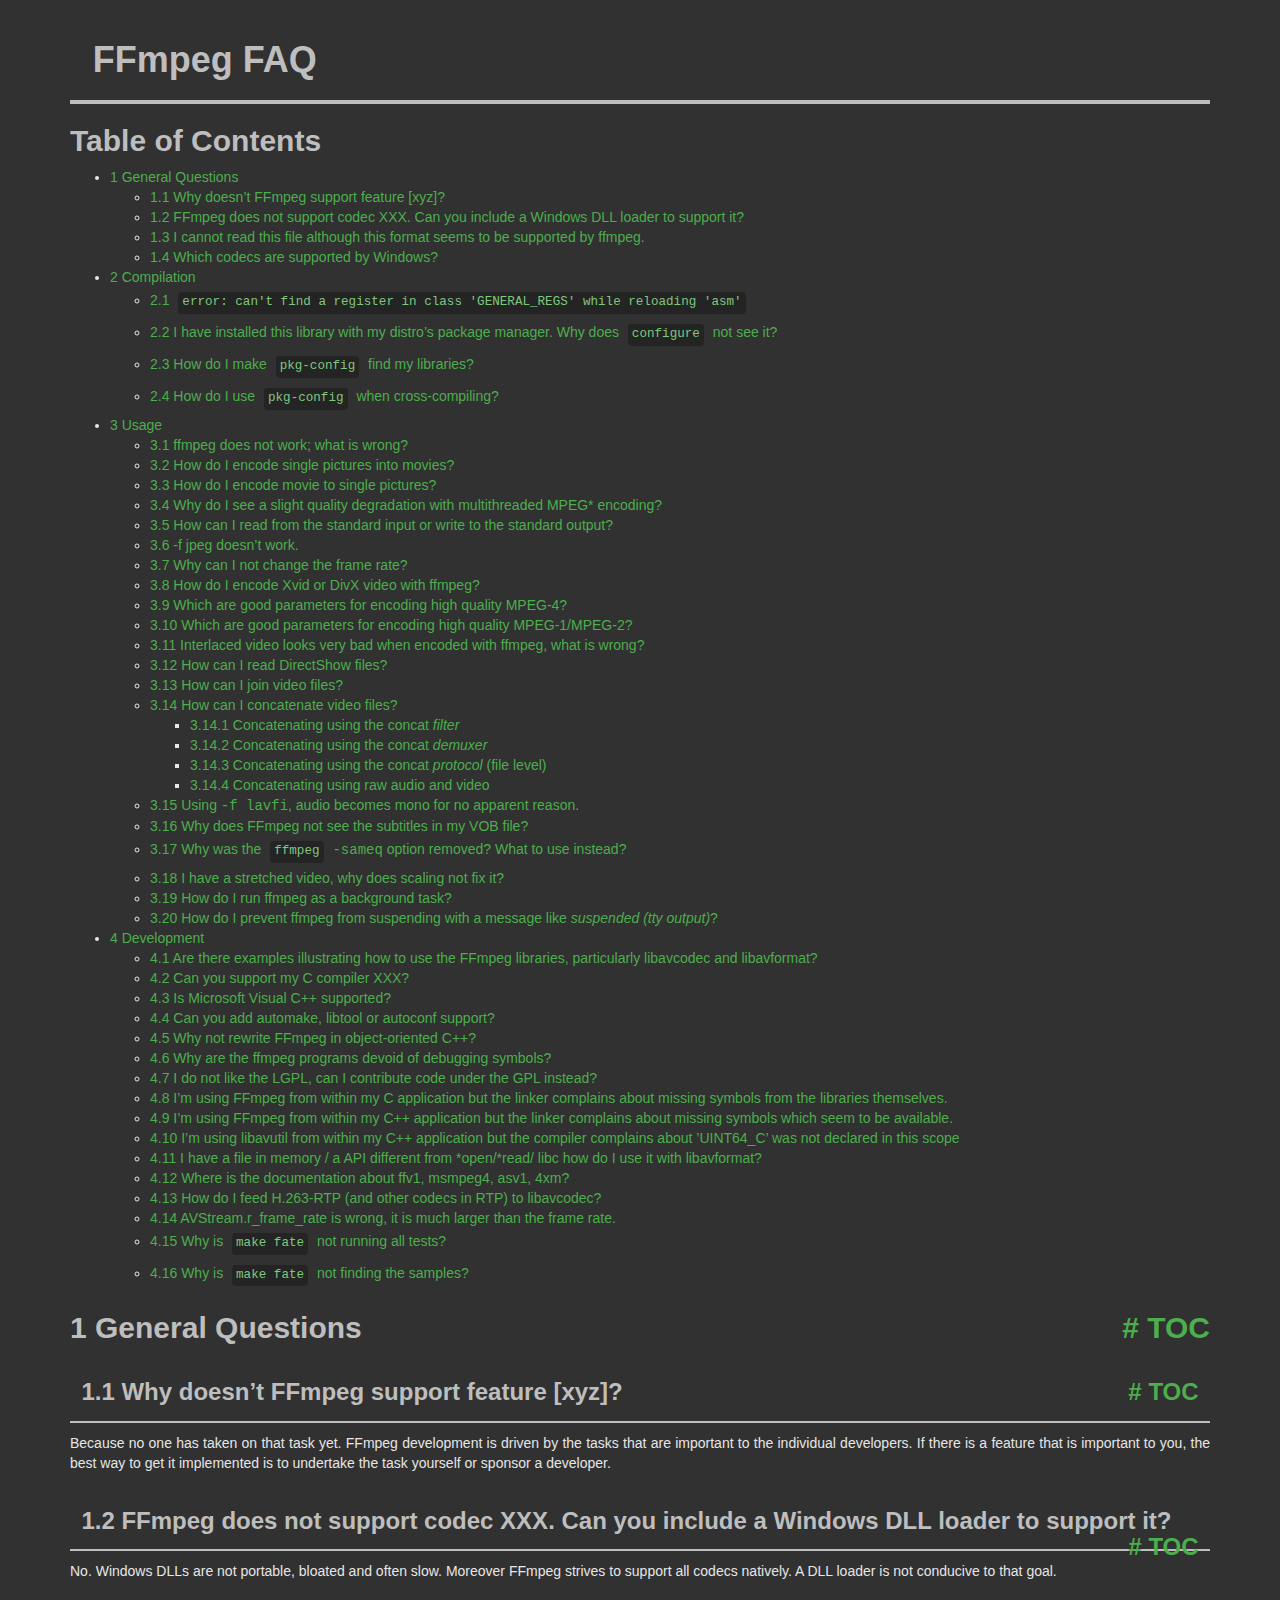
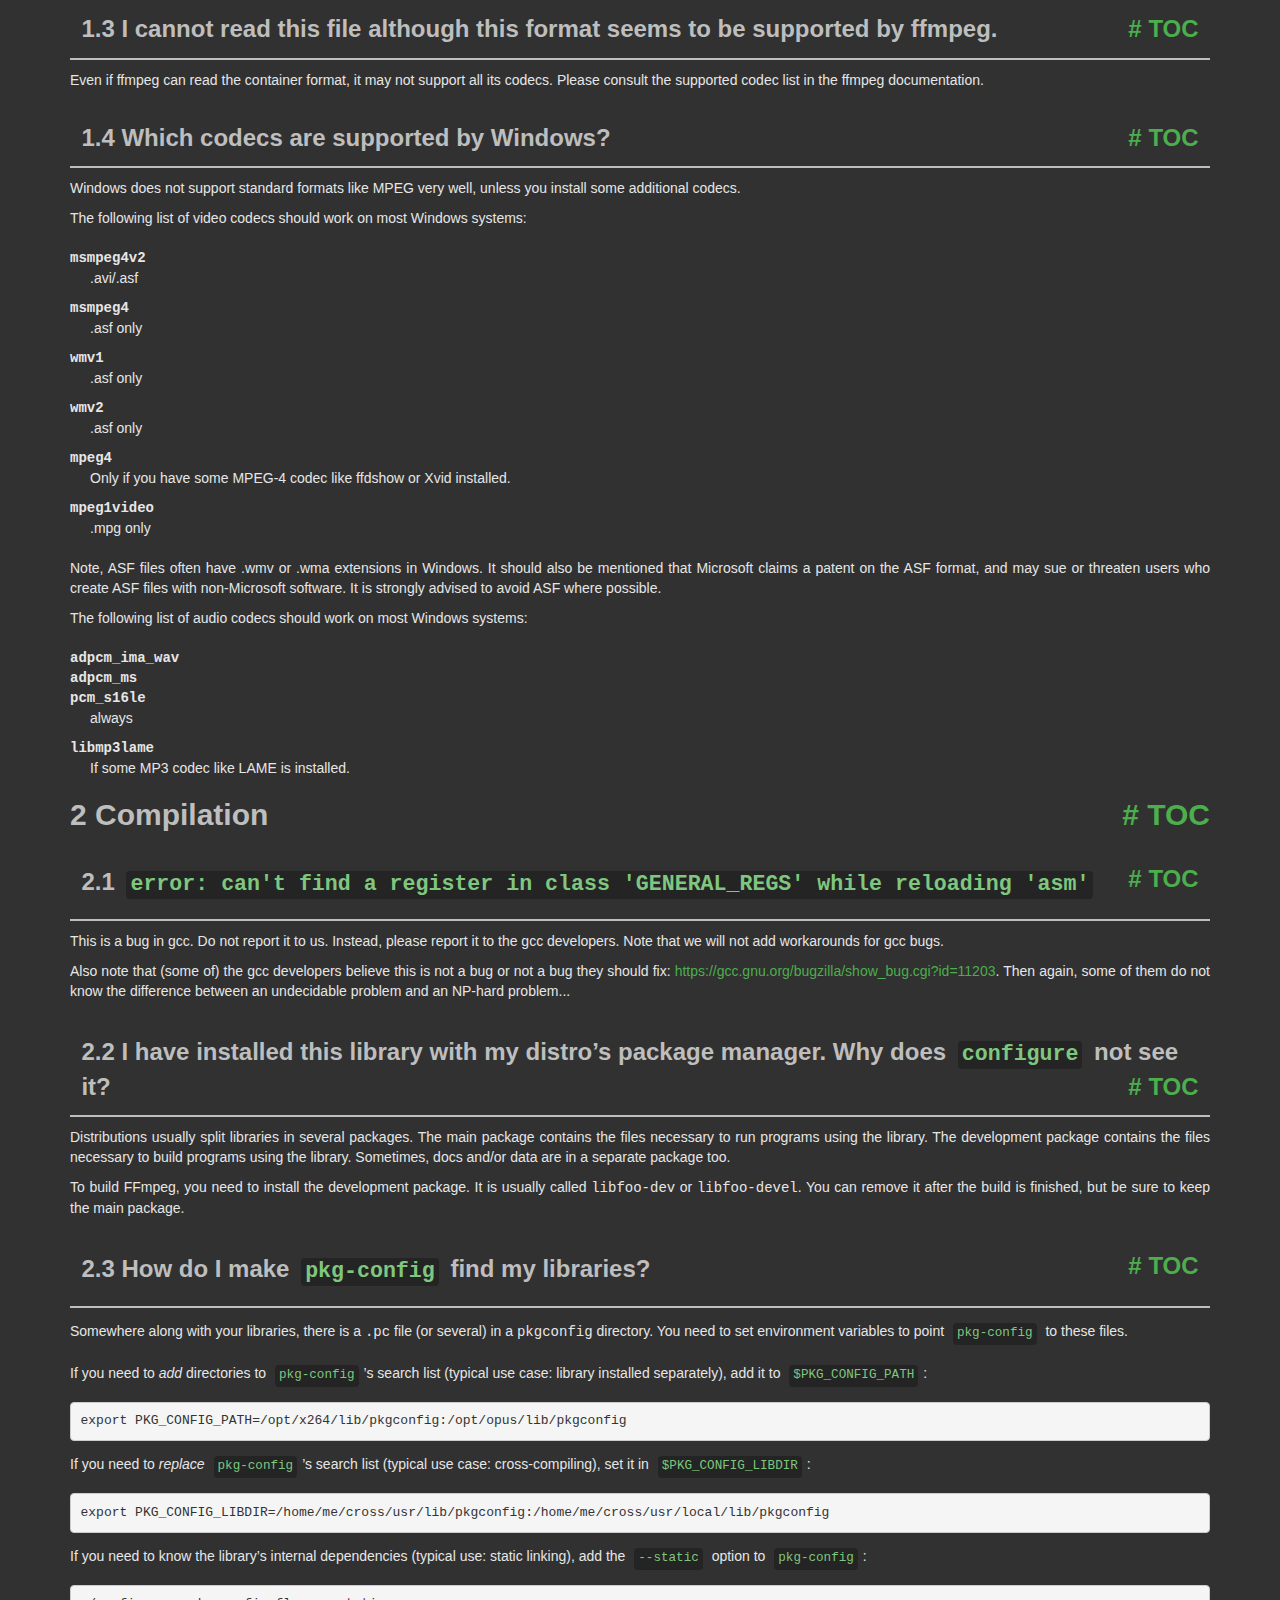
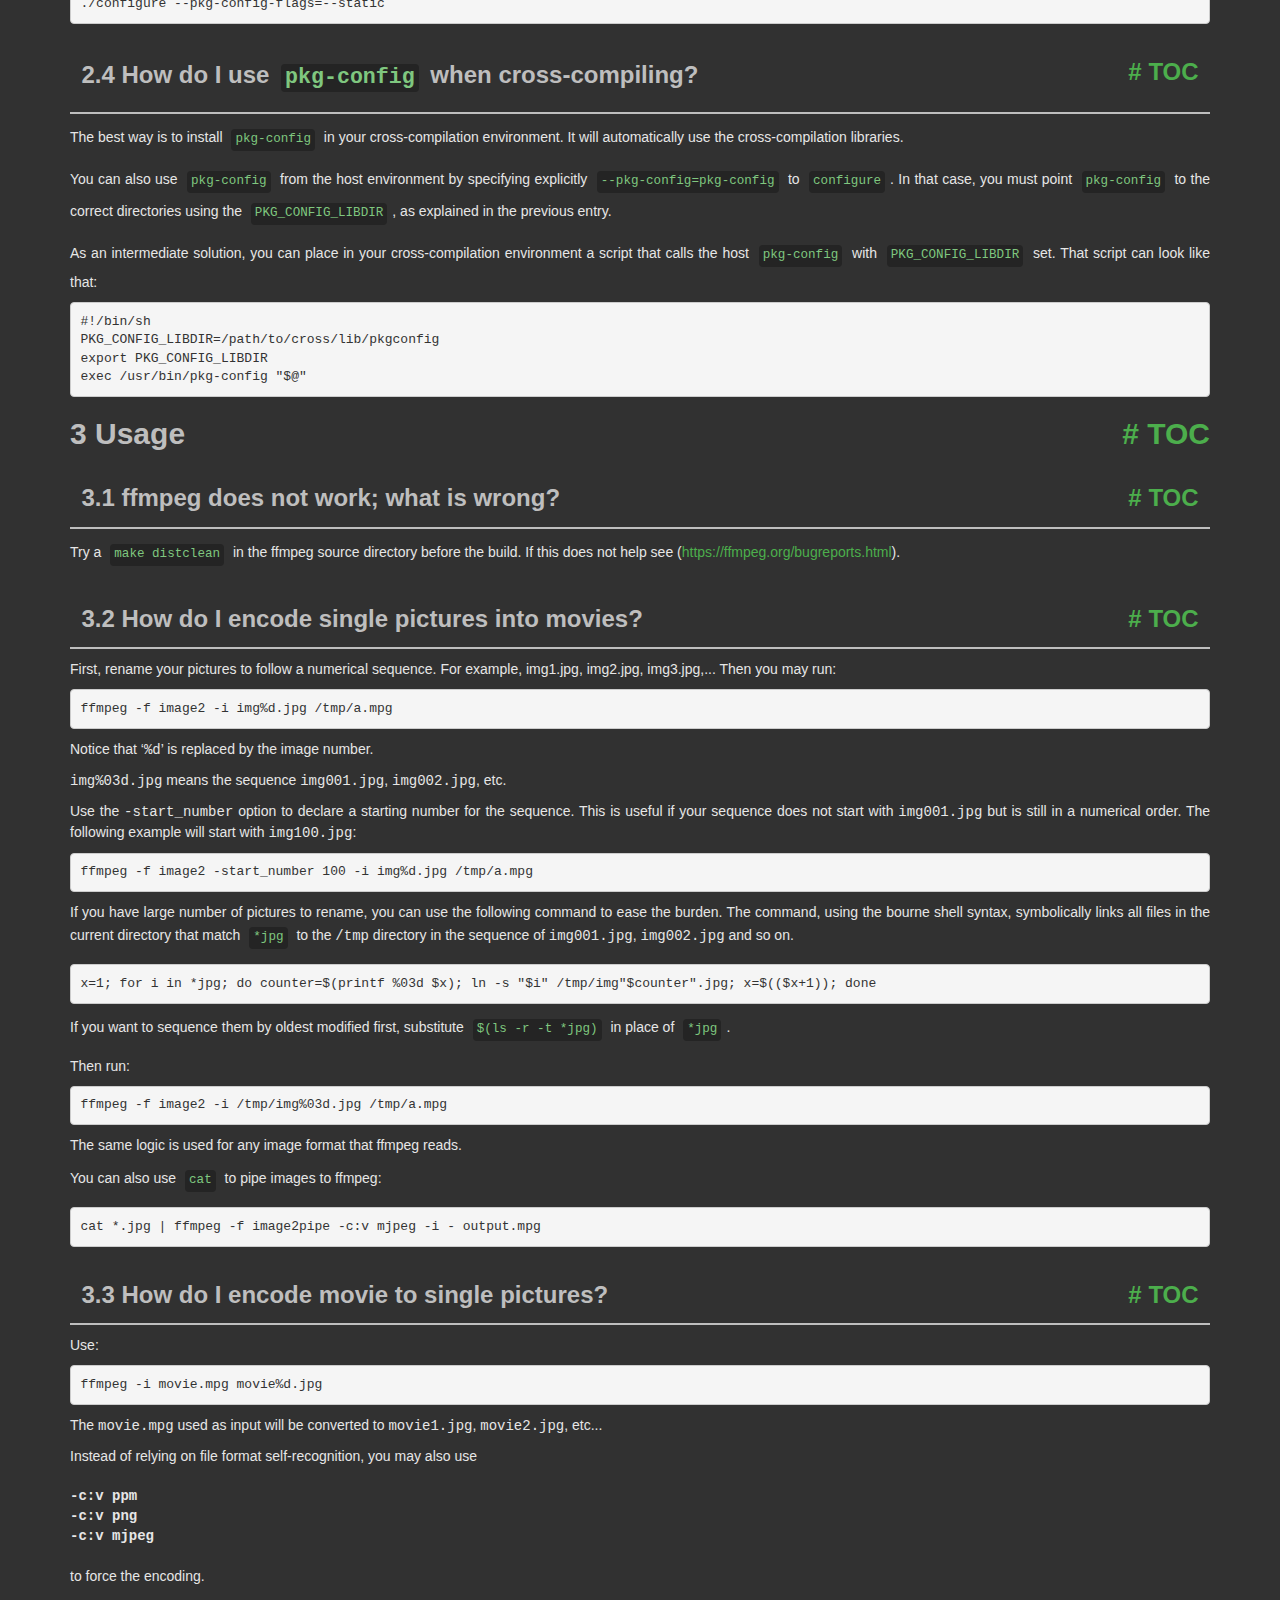
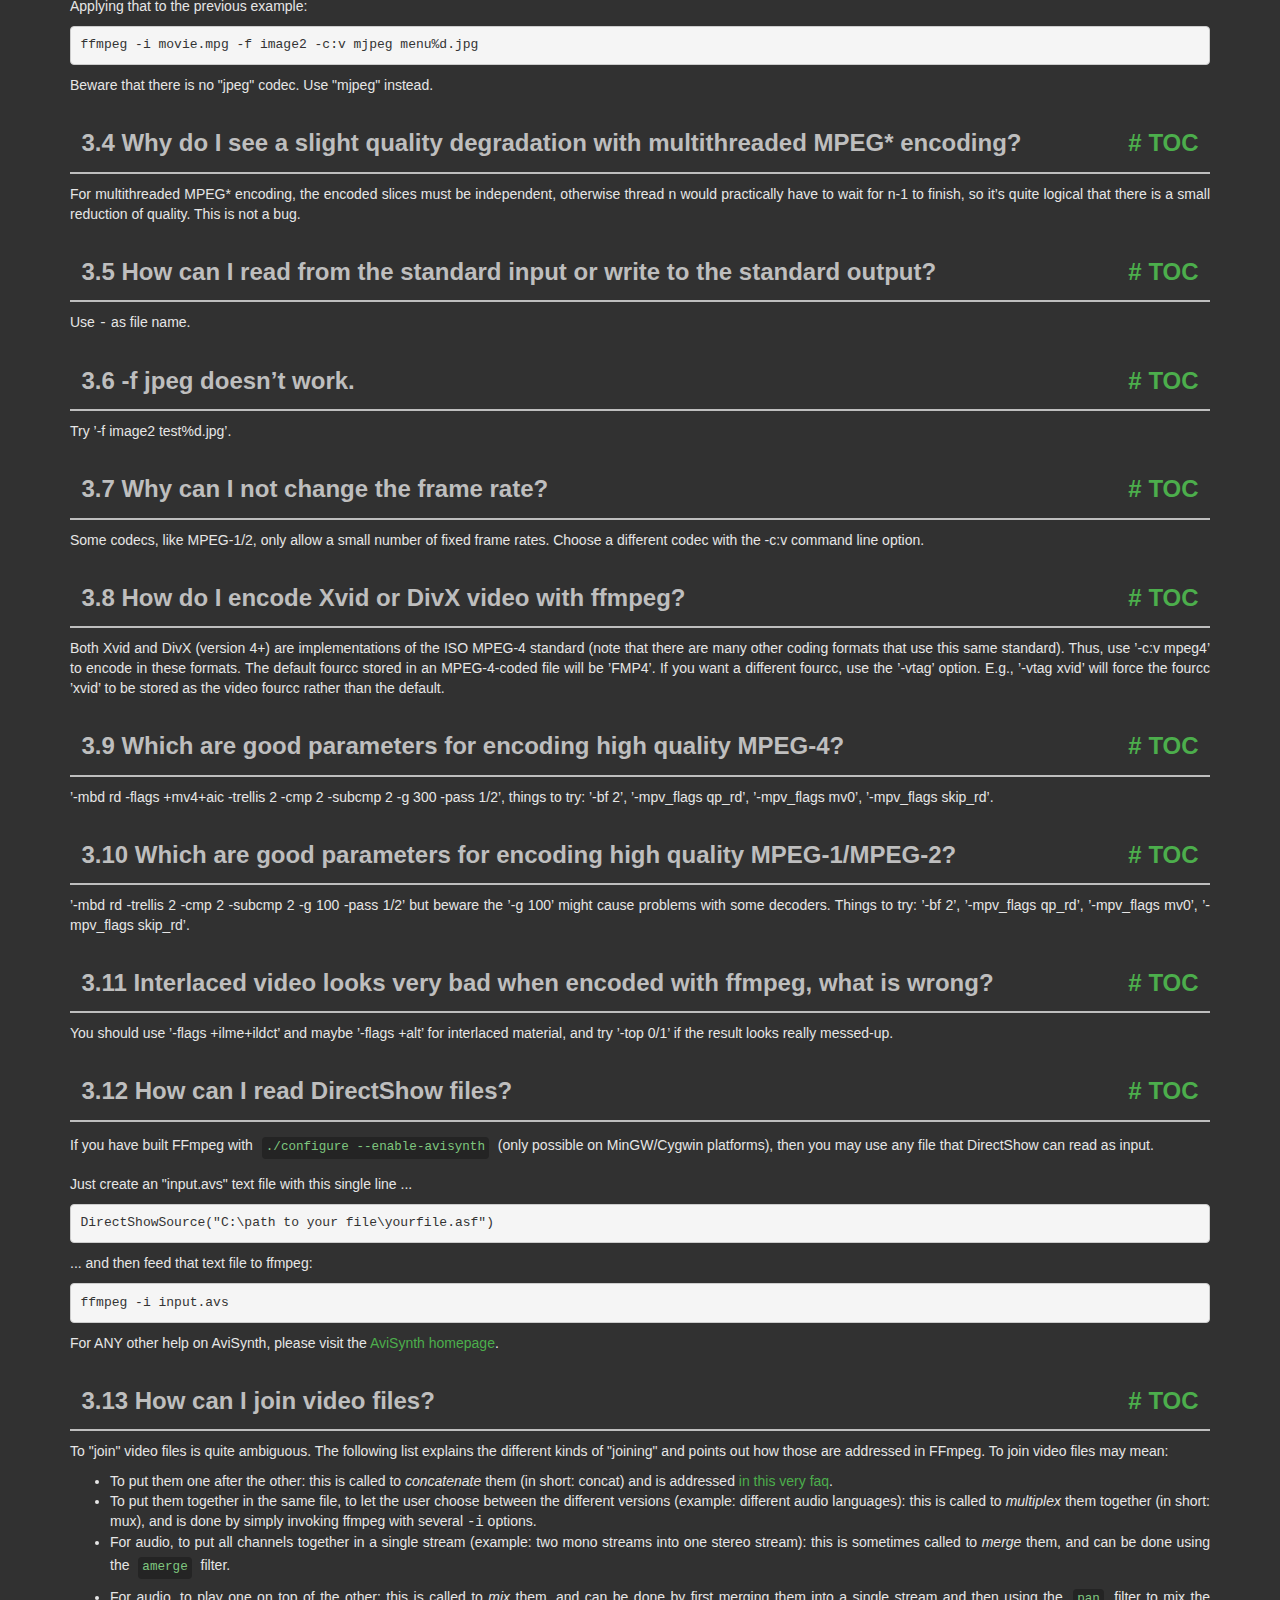
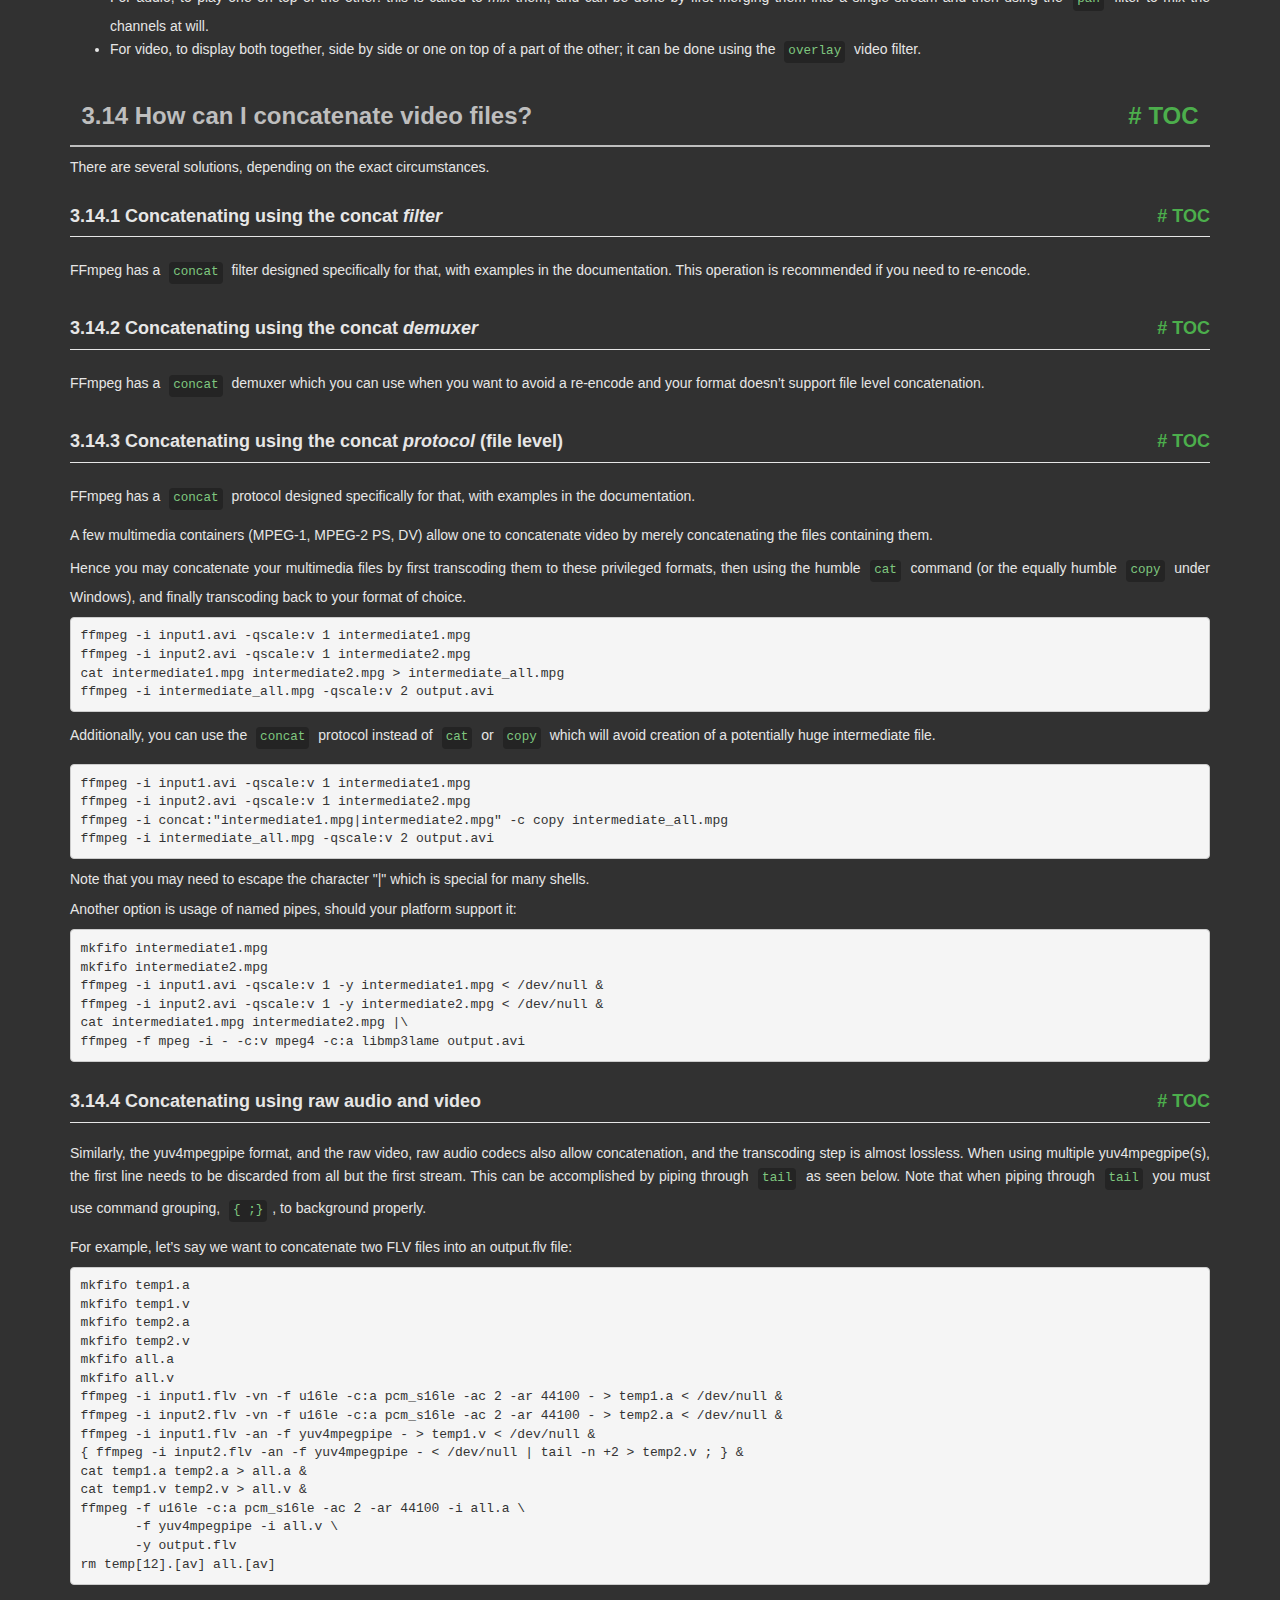
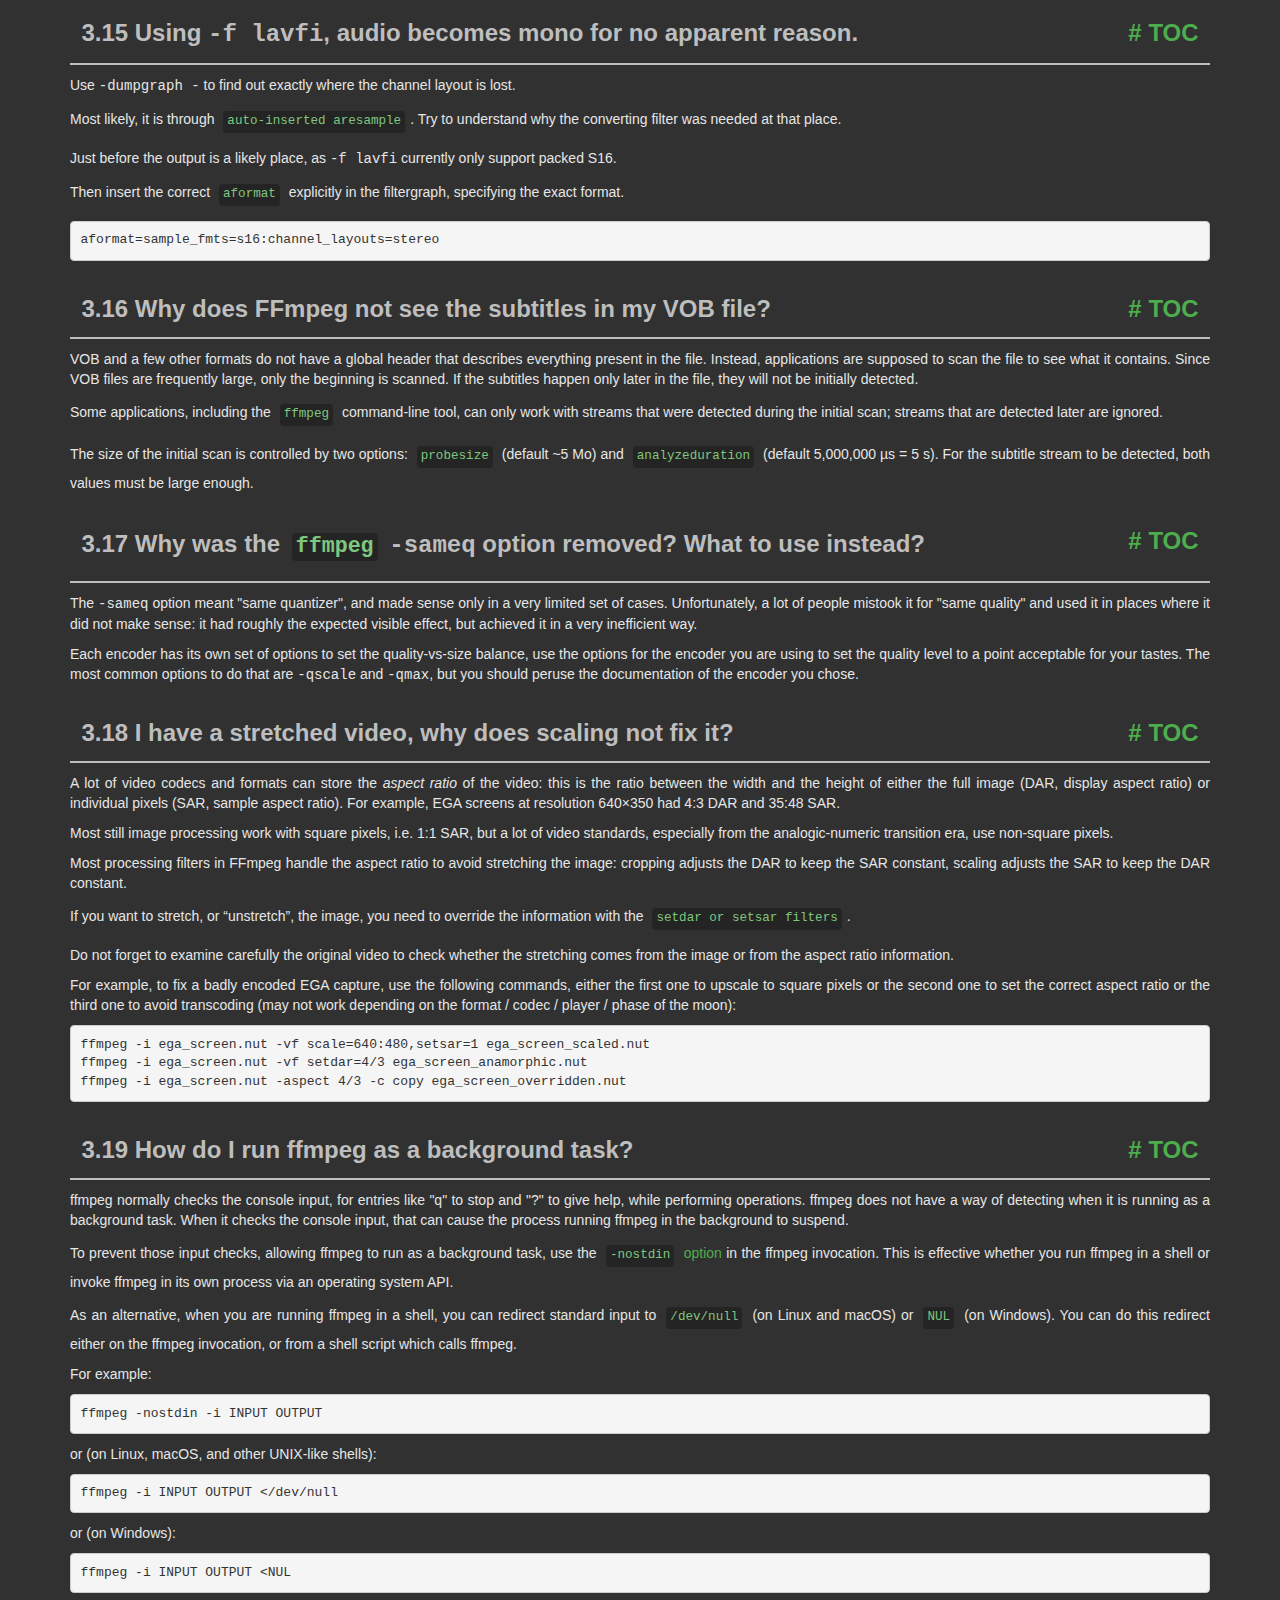
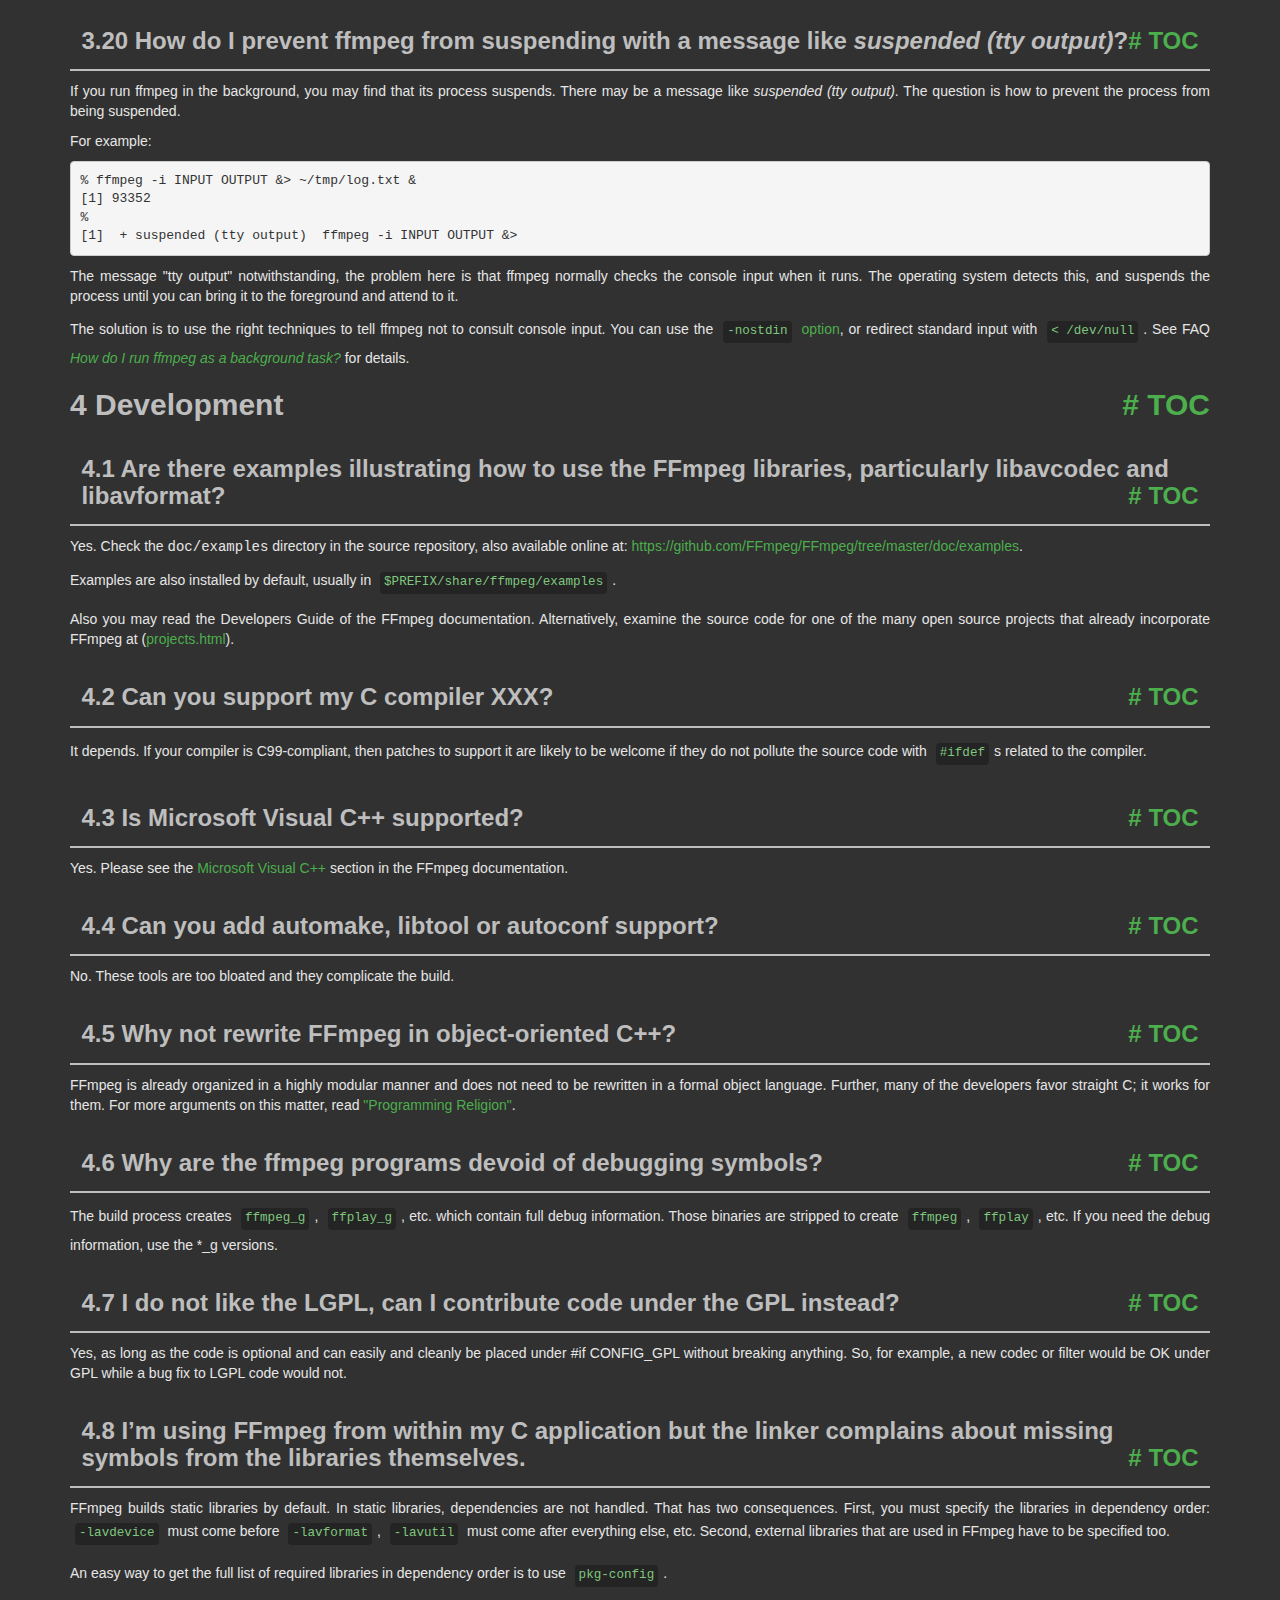
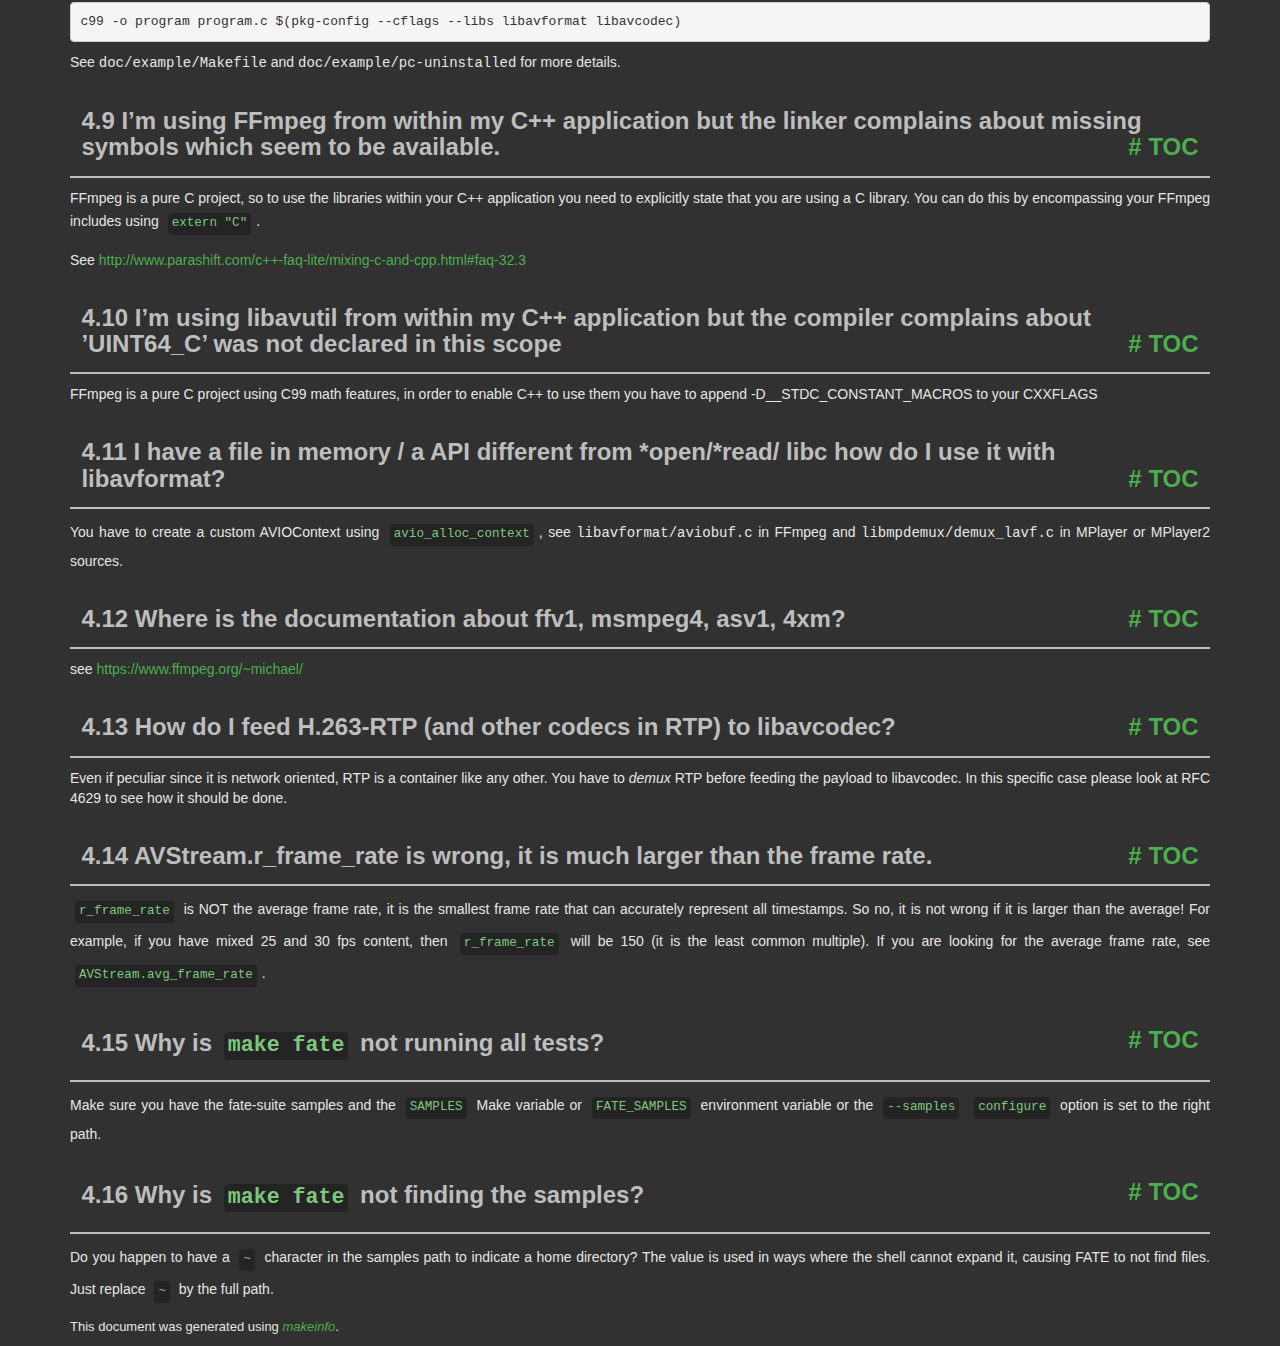
<file: ffmpeg-7.1.1-essentials_build/doc/faq.html>
<!DOCTYPE html PUBLIC "-//W3C//DTD HTML 4.01 Transitional//EN" "http://www.w3.org/TR/html4/loose.dtd">
<html>
<!-- Created by , GNU Texinfo 7.1.1 -->
  <head>
    <meta charset="utf-8">
    <title>
      FFmpeg FAQ
    </title>
    <meta name="viewport" content="width=device-width,initial-scale=1.0">
    <link rel="stylesheet" type="text/css" href="bootstrap.min.css">
    <link rel="stylesheet" type="text/css" href="style.min.css">
  </head>
  <body>
    <div class="container">
      <h1>
      FFmpeg FAQ
      </h1>


<a name="SEC_Top"></a>

<div class="element-contents" id="SEC_Contents">
<h2 class="contents-heading">Table of Contents</h2>

<div class="contents">

<ul class="toc-numbered-mark">
  <li><a id="toc-General-Questions" href="#General-Questions">1 General Questions</a>
  <ul class="toc-numbered-mark">
    <li><a id="toc-Why-doesn_0027t-FFmpeg-support-feature-_005bxyz_005d_003f" href="#Why-doesn_0027t-FFmpeg-support-feature-_005bxyz_005d_003f">1.1 Why doesn&rsquo;t FFmpeg support feature [xyz]?</a></li>
    <li><a id="toc-FFmpeg-does-not-support-codec-XXX_002e-Can-you-include-a-Windows-DLL-loader-to-support-it_003f" href="#FFmpeg-does-not-support-codec-XXX_002e-Can-you-include-a-Windows-DLL-loader-to-support-it_003f">1.2 FFmpeg does not support codec XXX. Can you include a Windows DLL loader to support it?</a></li>
    <li><a id="toc-I-cannot-read-this-file-although-this-format-seems-to-be-supported-by-ffmpeg_002e" href="#I-cannot-read-this-file-although-this-format-seems-to-be-supported-by-ffmpeg_002e">1.3 I cannot read this file although this format seems to be supported by ffmpeg.</a></li>
    <li><a id="toc-Which-codecs-are-supported-by-Windows_003f" href="#Which-codecs-are-supported-by-Windows_003f">1.4 Which codecs are supported by Windows?</a></li>
  </ul></li>
  <li><a id="toc-Compilation" href="#Compilation">2 Compilation</a>
  <ul class="toc-numbered-mark">
    <li><a id="toc-error_003a-can_0027t-find-a-register-in-class-_0027GENERAL_005fREGS_0027-while-reloading-_0027asm_0027" href="#error_003a-can_0027t-find-a-register-in-class-_0027GENERAL_005fREGS_0027-while-reloading-_0027asm_0027">2.1 <code class="code">error: can't find a register in class 'GENERAL_REGS' while reloading 'asm'</code></a></li>
    <li><a id="toc-I-have-installed-this-library-with-my-distro_0027s-package-manager_002e-Why-does-configure-not-see-it_003f" href="#I-have-installed-this-library-with-my-distro_0027s-package-manager_002e-Why-does-configure-not-see-it_003f">2.2 I have installed this library with my distro&rsquo;s package manager. Why does <code class="command">configure</code> not see it?</a></li>
    <li><a id="toc-How-do-I-make-pkg_002dconfig-find-my-libraries_003f" href="#How-do-I-make-pkg_002dconfig-find-my-libraries_003f">2.3 How do I make <code class="command">pkg-config</code> find my libraries?</a></li>
    <li><a id="toc-How-do-I-use-pkg_002dconfig-when-cross_002dcompiling_003f" href="#How-do-I-use-pkg_002dconfig-when-cross_002dcompiling_003f">2.4 How do I use <code class="command">pkg-config</code> when cross-compiling?</a></li>
  </ul></li>
  <li><a id="toc-Usage" href="#Usage">3 Usage</a>
  <ul class="toc-numbered-mark">
    <li><a id="toc-ffmpeg-does-not-work_003b-what-is-wrong_003f" href="#ffmpeg-does-not-work_003b-what-is-wrong_003f">3.1 ffmpeg does not work; what is wrong?</a></li>
    <li><a id="toc-How-do-I-encode-single-pictures-into-movies_003f" href="#How-do-I-encode-single-pictures-into-movies_003f">3.2 How do I encode single pictures into movies?</a></li>
    <li><a id="toc-How-do-I-encode-movie-to-single-pictures_003f" href="#How-do-I-encode-movie-to-single-pictures_003f">3.3 How do I encode movie to single pictures?</a></li>
    <li><a id="toc-Why-do-I-see-a-slight-quality-degradation-with-multithreaded-MPEG_002a-encoding_003f" href="#Why-do-I-see-a-slight-quality-degradation-with-multithreaded-MPEG_002a-encoding_003f">3.4 Why do I see a slight quality degradation with multithreaded MPEG* encoding?</a></li>
    <li><a id="toc-How-can-I-read-from-the-standard-input-or-write-to-the-standard-output_003f" href="#How-can-I-read-from-the-standard-input-or-write-to-the-standard-output_003f">3.5 How can I read from the standard input or write to the standard output?</a></li>
    <li><a id="toc-_002df-jpeg-doesn_0027t-work_002e" href="#g_t_002df-jpeg-doesn_0027t-work_002e">3.6 -f jpeg doesn&rsquo;t work.</a></li>
    <li><a id="toc-Why-can-I-not-change-the-frame-rate_003f" href="#Why-can-I-not-change-the-frame-rate_003f">3.7 Why can I not change the frame rate?</a></li>
    <li><a id="toc-How-do-I-encode-Xvid-or-DivX-video-with-ffmpeg_003f" href="#How-do-I-encode-Xvid-or-DivX-video-with-ffmpeg_003f">3.8 How do I encode Xvid or DivX video with ffmpeg?</a></li>
    <li><a id="toc-Which-are-good-parameters-for-encoding-high-quality-MPEG_002d4_003f" href="#Which-are-good-parameters-for-encoding-high-quality-MPEG_002d4_003f">3.9 Which are good parameters for encoding high quality MPEG-4?</a></li>
    <li><a id="toc-Which-are-good-parameters-for-encoding-high-quality-MPEG_002d1_002fMPEG_002d2_003f" href="#Which-are-good-parameters-for-encoding-high-quality-MPEG_002d1_002fMPEG_002d2_003f">3.10 Which are good parameters for encoding high quality MPEG-1/MPEG-2?</a></li>
    <li><a id="toc-Interlaced-video-looks-very-bad-when-encoded-with-ffmpeg_002c-what-is-wrong_003f" href="#Interlaced-video-looks-very-bad-when-encoded-with-ffmpeg_002c-what-is-wrong_003f">3.11 Interlaced video looks very bad when encoded with ffmpeg, what is wrong?</a></li>
    <li><a id="toc-How-can-I-read-DirectShow-files_003f" href="#How-can-I-read-DirectShow-files_003f">3.12 How can I read DirectShow files?</a></li>
    <li><a id="toc-How-can-I-join-video-files_003f" href="#How-can-I-join-video-files_003f">3.13 How can I join video files?</a></li>
    <li><a id="toc-How-can-I-concatenate-video-files_003f" href="#How-can-I-concatenate-video-files_003f">3.14 How can I concatenate video files?</a>
    <ul class="toc-numbered-mark">
      <li><a id="toc-Concatenating-using-the-concat-filter" href="#Concatenating-using-the-concat-filter">3.14.1 Concatenating using the concat <em class="emph">filter</em></a></li>
      <li><a id="toc-Concatenating-using-the-concat-demuxer" href="#Concatenating-using-the-concat-demuxer">3.14.2 Concatenating using the concat <em class="emph">demuxer</em></a></li>
      <li><a id="toc-Concatenating-using-the-concat-protocol-_0028file-level_0029" href="#Concatenating-using-the-concat-protocol-_0028file-level_0029">3.14.3 Concatenating using the concat <em class="emph">protocol</em> (file level)</a></li>
      <li><a id="toc-Concatenating-using-raw-audio-and-video" href="#Concatenating-using-raw-audio-and-video">3.14.4 Concatenating using raw audio and video</a></li>
    </ul></li>
    <li><a id="toc-Using-_002df-lavfi_002c-audio-becomes-mono-for-no-apparent-reason_002e" href="#Using-_002df-lavfi_002c-audio-becomes-mono-for-no-apparent-reason_002e">3.15 Using <samp class="option">-f lavfi</samp>, audio becomes mono for no apparent reason.</a></li>
    <li><a id="toc-Why-does-FFmpeg-not-see-the-subtitles-in-my-VOB-file_003f" href="#Why-does-FFmpeg-not-see-the-subtitles-in-my-VOB-file_003f">3.16 Why does FFmpeg not see the subtitles in my VOB file?</a></li>
    <li><a id="toc-Why-was-the-ffmpeg-_002dsameq-option-removed_003f-What-to-use-instead_003f" href="#Why-was-the-ffmpeg-_002dsameq-option-removed_003f-What-to-use-instead_003f">3.17 Why was the <code class="command">ffmpeg</code> <samp class="option">-sameq</samp> option removed? What to use instead?</a></li>
    <li><a id="toc-I-have-a-stretched-video_002c-why-does-scaling-not-fix-it_003f" href="#I-have-a-stretched-video_002c-why-does-scaling-not-fix-it_003f">3.18 I have a stretched video, why does scaling not fix it?</a></li>
    <li><a id="toc-How-do-I-run-ffmpeg-as-a-background-task_003f" href="#How-do-I-run-ffmpeg-as-a-background-task_003f">3.19 How do I run ffmpeg as a background task?</a></li>
    <li><a id="toc-How-do-I-prevent-ffmpeg-from-suspending-with-a-message-like-suspended-_0028tty-output_0029_003f" href="#How-do-I-prevent-ffmpeg-from-suspending-with-a-message-like-suspended-_0028tty-output_0029_003f">3.20 How do I prevent ffmpeg from suspending with a message like <em class="emph">suspended (tty output)</em>?</a></li>
  </ul></li>
  <li><a id="toc-Development" href="#Development">4 Development</a>
  <ul class="toc-numbered-mark">
    <li><a id="toc-Are-there-examples-illustrating-how-to-use-the-FFmpeg-libraries_002c-particularly-libavcodec-and-libavformat_003f" href="#Are-there-examples-illustrating-how-to-use-the-FFmpeg-libraries_002c-particularly-libavcodec-and-libavformat_003f">4.1 Are there examples illustrating how to use the FFmpeg libraries, particularly libavcodec and libavformat?</a></li>
    <li><a id="toc-Can-you-support-my-C-compiler-XXX_003f" href="#Can-you-support-my-C-compiler-XXX_003f">4.2 Can you support my C compiler XXX?</a></li>
    <li><a id="toc-Is-Microsoft-Visual-C_002b_002b-supported_003f" href="#Is-Microsoft-Visual-C_002b_002b-supported_003f">4.3 Is Microsoft Visual C++ supported?</a></li>
    <li><a id="toc-Can-you-add-automake_002c-libtool-or-autoconf-support_003f" href="#Can-you-add-automake_002c-libtool-or-autoconf-support_003f">4.4 Can you add automake, libtool or autoconf support?</a></li>
    <li><a id="toc-Why-not-rewrite-FFmpeg-in-object_002doriented-C_002b_002b_003f" href="#Why-not-rewrite-FFmpeg-in-object_002doriented-C_002b_002b_003f">4.5 Why not rewrite FFmpeg in object-oriented C++?</a></li>
    <li><a id="toc-Why-are-the-ffmpeg-programs-devoid-of-debugging-symbols_003f" href="#Why-are-the-ffmpeg-programs-devoid-of-debugging-symbols_003f">4.6 Why are the ffmpeg programs devoid of debugging symbols?</a></li>
    <li><a id="toc-I-do-not-like-the-LGPL_002c-can-I-contribute-code-under-the-GPL-instead_003f" href="#I-do-not-like-the-LGPL_002c-can-I-contribute-code-under-the-GPL-instead_003f">4.7 I do not like the LGPL, can I contribute code under the GPL instead?</a></li>
    <li><a id="toc-I_0027m-using-FFmpeg-from-within-my-C-application-but-the-linker-complains-about-missing-symbols-from-the-libraries-themselves_002e" href="#I_0027m-using-FFmpeg-from-within-my-C-application-but-the-linker-complains-about-missing-symbols-from-the-libraries-themselves_002e">4.8 I&rsquo;m using FFmpeg from within my C application but the linker complains about missing symbols from the libraries themselves.</a></li>
    <li><a id="toc-I_0027m-using-FFmpeg-from-within-my-C_002b_002b-application-but-the-linker-complains-about-missing-symbols-which-seem-to-be-available_002e" href="#I_0027m-using-FFmpeg-from-within-my-C_002b_002b-application-but-the-linker-complains-about-missing-symbols-which-seem-to-be-available_002e">4.9 I&rsquo;m using FFmpeg from within my C++ application but the linker complains about missing symbols which seem to be available.</a></li>
    <li><a id="toc-I_0027m-using-libavutil-from-within-my-C_002b_002b-application-but-the-compiler-complains-about-_0027UINT64_005fC_0027-was-not-declared-in-this-scope" href="#I_0027m-using-libavutil-from-within-my-C_002b_002b-application-but-the-compiler-complains-about-_0027UINT64_005fC_0027-was-not-declared-in-this-scope">4.10 I&rsquo;m using libavutil from within my C++ application but the compiler complains about &rsquo;UINT64_C&rsquo; was not declared in this scope</a></li>
    <li><a id="toc-I-have-a-file-in-memory-_002f-a-API-different-from-_002aopen_002f_002aread_002f-libc-how-do-I-use-it-with-libavformat_003f" href="#I-have-a-file-in-memory-_002f-a-API-different-from-_002aopen_002f_002aread_002f-libc-how-do-I-use-it-with-libavformat_003f">4.11 I have a file in memory / a API different from *open/*read/ libc how do I use it with libavformat?</a></li>
    <li><a id="toc-Where-is-the-documentation-about-ffv1_002c-msmpeg4_002c-asv1_002c-4xm_003f" href="#Where-is-the-documentation-about-ffv1_002c-msmpeg4_002c-asv1_002c-4xm_003f">4.12 Where is the documentation about ffv1, msmpeg4, asv1, 4xm?</a></li>
    <li><a id="toc-How-do-I-feed-H_002e263_002dRTP-_0028and-other-codecs-in-RTP_0029-to-libavcodec_003f" href="#How-do-I-feed-H_002e263_002dRTP-_0028and-other-codecs-in-RTP_0029-to-libavcodec_003f">4.13 How do I feed H.263-RTP (and other codecs in RTP) to libavcodec?</a></li>
    <li><a id="toc-AVStream_002er_005fframe_005frate-is-wrong_002c-it-is-much-larger-than-the-frame-rate_002e" href="#AVStream_002er_005fframe_005frate-is-wrong_002c-it-is-much-larger-than-the-frame-rate_002e">4.14 AVStream.r_frame_rate is wrong, it is much larger than the frame rate.</a></li>
    <li><a id="toc-Why-is-make-fate-not-running-all-tests_003f" href="#Why-is-make-fate-not-running-all-tests_003f">4.15 Why is <code class="code">make fate</code> not running all tests?</a></li>
    <li><a id="toc-Why-is-make-fate-not-finding-the-samples_003f" href="#Why-is-make-fate-not-finding-the-samples_003f">4.16 Why is <code class="code">make fate</code> not finding the samples?</a></li>
  </ul></li>
</ul>
</div>
</div>

<a name="General-Questions"></a>
<h2 class="chapter">1 General Questions<span class="pull-right"><a class="anchor hidden-xs" href="#General-Questions" aria-hidden="true">#</a> <a class="anchor hidden-xs"href="#toc-General-Questions" aria-hidden="true">TOC</a></span></h2>

<a name="Why-doesn_0027t-FFmpeg-support-feature-_005bxyz_005d_003f"></a>
<h3 class="section">1.1 Why doesn&rsquo;t FFmpeg support feature [xyz]?<span class="pull-right"><a class="anchor hidden-xs" href="#Why-doesn_0027t-FFmpeg-support-feature-_005bxyz_005d_003f" aria-hidden="true">#</a> <a class="anchor hidden-xs"href="#toc-Why-doesn_0027t-FFmpeg-support-feature-_005bxyz_005d_003f" aria-hidden="true">TOC</a></span></h3>

<p>Because no one has taken on that task yet. FFmpeg development is
driven by the tasks that are important to the individual developers.
If there is a feature that is important to you, the best way to get
it implemented is to undertake the task yourself or sponsor a developer.
</p>
<a name="FFmpeg-does-not-support-codec-XXX_002e-Can-you-include-a-Windows-DLL-loader-to-support-it_003f"></a>
<h3 class="section">1.2 FFmpeg does not support codec XXX. Can you include a Windows DLL loader to support it?<span class="pull-right"><a class="anchor hidden-xs" href="#FFmpeg-does-not-support-codec-XXX_002e-Can-you-include-a-Windows-DLL-loader-to-support-it_003f" aria-hidden="true">#</a> <a class="anchor hidden-xs"href="#toc-FFmpeg-does-not-support-codec-XXX_002e-Can-you-include-a-Windows-DLL-loader-to-support-it_003f" aria-hidden="true">TOC</a></span></h3>

<p>No. Windows DLLs are not portable, bloated and often slow.
Moreover FFmpeg strives to support all codecs natively.
A DLL loader is not conducive to that goal.
</p>
<a name="I-cannot-read-this-file-although-this-format-seems-to-be-supported-by-ffmpeg_002e"></a>
<h3 class="section">1.3 I cannot read this file although this format seems to be supported by ffmpeg.<span class="pull-right"><a class="anchor hidden-xs" href="#I-cannot-read-this-file-although-this-format-seems-to-be-supported-by-ffmpeg_002e" aria-hidden="true">#</a> <a class="anchor hidden-xs"href="#toc-I-cannot-read-this-file-although-this-format-seems-to-be-supported-by-ffmpeg_002e" aria-hidden="true">TOC</a></span></h3>

<p>Even if ffmpeg can read the container format, it may not support all its
codecs. Please consult the supported codec list in the ffmpeg
documentation.
</p>
<a name="Which-codecs-are-supported-by-Windows_003f"></a>
<h3 class="section">1.4 Which codecs are supported by Windows?<span class="pull-right"><a class="anchor hidden-xs" href="#Which-codecs-are-supported-by-Windows_003f" aria-hidden="true">#</a> <a class="anchor hidden-xs"href="#toc-Which-codecs-are-supported-by-Windows_003f" aria-hidden="true">TOC</a></span></h3>

<p>Windows does not support standard formats like MPEG very well, unless you
install some additional codecs.
</p>
<p>The following list of video codecs should work on most Windows systems:
</p><dl class="table">
<dt><samp class="option">msmpeg4v2</samp></dt>
<dd><p>.avi/.asf
</p></dd>
<dt><samp class="option">msmpeg4</samp></dt>
<dd><p>.asf only
</p></dd>
<dt><samp class="option">wmv1</samp></dt>
<dd><p>.asf only
</p></dd>
<dt><samp class="option">wmv2</samp></dt>
<dd><p>.asf only
</p></dd>
<dt><samp class="option">mpeg4</samp></dt>
<dd><p>Only if you have some MPEG-4 codec like ffdshow or Xvid installed.
</p></dd>
<dt><samp class="option">mpeg1video</samp></dt>
<dd><p>.mpg only
</p></dd>
</dl>
<p>Note, ASF files often have .wmv or .wma extensions in Windows. It should also
be mentioned that Microsoft claims a patent on the ASF format, and may sue
or threaten users who create ASF files with non-Microsoft software. It is
strongly advised to avoid ASF where possible.
</p>
<p>The following list of audio codecs should work on most Windows systems:
</p><dl class="table">
<dt><samp class="option">adpcm_ima_wav</samp></dt>
<dt><samp class="option">adpcm_ms</samp></dt>
<dt><samp class="option">pcm_s16le</samp></dt>
<dd><p>always
</p></dd>
<dt><samp class="option">libmp3lame</samp></dt>
<dd><p>If some MP3 codec like LAME is installed.
</p></dd>
</dl>


<a name="Compilation"></a>
<h2 class="chapter">2 Compilation<span class="pull-right"><a class="anchor hidden-xs" href="#Compilation" aria-hidden="true">#</a> <a class="anchor hidden-xs"href="#toc-Compilation" aria-hidden="true">TOC</a></span></h2>

<a name="error_003a-can_0027t-find-a-register-in-class-_0027GENERAL_005fREGS_0027-while-reloading-_0027asm_0027"></a>
<h3 class="section">2.1 <code class="code">error: can't find a register in class 'GENERAL_REGS' while reloading 'asm'</code><span class="pull-right"><a class="anchor hidden-xs" href="#error_003a-can_0027t-find-a-register-in-class-_0027GENERAL_005fREGS_0027-while-reloading-_0027asm_0027" aria-hidden="true">#</a> <a class="anchor hidden-xs"href="#toc-error_003a-can_0027t-find-a-register-in-class-_0027GENERAL_005fREGS_0027-while-reloading-_0027asm_0027" aria-hidden="true">TOC</a></span></h3>

<p>This is a bug in gcc. Do not report it to us. Instead, please report it to
the gcc developers. Note that we will not add workarounds for gcc bugs.
</p>
<p>Also note that (some of) the gcc developers believe this is not a bug or
not a bug they should fix:
<a class="url" href="https://gcc.gnu.org/bugzilla/show_bug.cgi?id=11203">https://gcc.gnu.org/bugzilla/show_bug.cgi?id=11203</a>.
Then again, some of them do not know the difference between an undecidable
problem and an NP-hard problem...
</p>
<a name="I-have-installed-this-library-with-my-distro_0027s-package-manager_002e-Why-does-configure-not-see-it_003f"></a>
<h3 class="section">2.2 I have installed this library with my distro&rsquo;s package manager. Why does <code class="command">configure</code> not see it?<span class="pull-right"><a class="anchor hidden-xs" href="#I-have-installed-this-library-with-my-distro_0027s-package-manager_002e-Why-does-configure-not-see-it_003f" aria-hidden="true">#</a> <a class="anchor hidden-xs"href="#toc-I-have-installed-this-library-with-my-distro_0027s-package-manager_002e-Why-does-configure-not-see-it_003f" aria-hidden="true">TOC</a></span></h3>

<p>Distributions usually split libraries in several packages. The main package
contains the files necessary to run programs using the library. The
development package contains the files necessary to build programs using the
library. Sometimes, docs and/or data are in a separate package too.
</p>
<p>To build FFmpeg, you need to install the development package. It is usually
called <samp class="file">libfoo-dev</samp> or <samp class="file">libfoo-devel</samp>. You can remove it after the
build is finished, but be sure to keep the main package.
</p>
<a name="How-do-I-make-pkg_002dconfig-find-my-libraries_003f"></a>
<h3 class="section">2.3 How do I make <code class="command">pkg-config</code> find my libraries?<span class="pull-right"><a class="anchor hidden-xs" href="#How-do-I-make-pkg_002dconfig-find-my-libraries_003f" aria-hidden="true">#</a> <a class="anchor hidden-xs"href="#toc-How-do-I-make-pkg_002dconfig-find-my-libraries_003f" aria-hidden="true">TOC</a></span></h3>

<p>Somewhere along with your libraries, there is a <samp class="file">.pc</samp> file (or several)
in a <samp class="file">pkgconfig</samp> directory. You need to set environment variables to
point <code class="command">pkg-config</code> to these files.
</p>
<p>If you need to <em class="emph">add</em> directories to <code class="command">pkg-config</code>&rsquo;s search list
(typical use case: library installed separately), add it to
<code class="code">$PKG_CONFIG_PATH</code>:
</p>
<div class="example">
<pre class="example-preformatted">export PKG_CONFIG_PATH=/opt/x264/lib/pkgconfig:/opt/opus/lib/pkgconfig
</pre></div>

<p>If you need to <em class="emph">replace</em> <code class="command">pkg-config</code>&rsquo;s search list
(typical use case: cross-compiling), set it in
<code class="code">$PKG_CONFIG_LIBDIR</code>:
</p>
<div class="example">
<pre class="example-preformatted">export PKG_CONFIG_LIBDIR=/home/me/cross/usr/lib/pkgconfig:/home/me/cross/usr/local/lib/pkgconfig
</pre></div>

<p>If you need to know the library&rsquo;s internal dependencies (typical use: static
linking), add the <code class="code">--static</code> option to <code class="command">pkg-config</code>:
</p>
<div class="example">
<pre class="example-preformatted">./configure --pkg-config-flags=--static
</pre></div>

<a name="How-do-I-use-pkg_002dconfig-when-cross_002dcompiling_003f"></a>
<h3 class="section">2.4 How do I use <code class="command">pkg-config</code> when cross-compiling?<span class="pull-right"><a class="anchor hidden-xs" href="#How-do-I-use-pkg_002dconfig-when-cross_002dcompiling_003f" aria-hidden="true">#</a> <a class="anchor hidden-xs"href="#toc-How-do-I-use-pkg_002dconfig-when-cross_002dcompiling_003f" aria-hidden="true">TOC</a></span></h3>

<p>The best way is to install <code class="command">pkg-config</code> in your cross-compilation
environment. It will automatically use the cross-compilation libraries.
</p>
<p>You can also use <code class="command">pkg-config</code> from the host environment by
specifying explicitly <code class="code">--pkg-config=pkg-config</code> to <code class="command">configure</code>.
In that case, you must point <code class="command">pkg-config</code> to the correct directories
using the <code class="code">PKG_CONFIG_LIBDIR</code>, as explained in the previous entry.
</p>
<p>As an intermediate solution, you can place in your cross-compilation
environment a script that calls the host <code class="command">pkg-config</code> with
<code class="code">PKG_CONFIG_LIBDIR</code> set. That script can look like that:
</p>
<div class="example">
<pre class="example-preformatted">#!/bin/sh
PKG_CONFIG_LIBDIR=/path/to/cross/lib/pkgconfig
export PKG_CONFIG_LIBDIR
exec /usr/bin/pkg-config &quot;$@&quot;
</pre></div>

<a name="Usage"></a>
<h2 class="chapter">3 Usage<span class="pull-right"><a class="anchor hidden-xs" href="#Usage" aria-hidden="true">#</a> <a class="anchor hidden-xs"href="#toc-Usage" aria-hidden="true">TOC</a></span></h2>

<a name="ffmpeg-does-not-work_003b-what-is-wrong_003f"></a>
<h3 class="section">3.1 ffmpeg does not work; what is wrong?<span class="pull-right"><a class="anchor hidden-xs" href="#ffmpeg-does-not-work_003b-what-is-wrong_003f" aria-hidden="true">#</a> <a class="anchor hidden-xs"href="#toc-ffmpeg-does-not-work_003b-what-is-wrong_003f" aria-hidden="true">TOC</a></span></h3>

<p>Try a <code class="code">make distclean</code> in the ffmpeg source directory before the build.
If this does not help see
(<a class="url" href="https://ffmpeg.org/bugreports.html">https://ffmpeg.org/bugreports.html</a>).
</p>
<a name="How-do-I-encode-single-pictures-into-movies_003f"></a>
<h3 class="section">3.2 How do I encode single pictures into movies?<span class="pull-right"><a class="anchor hidden-xs" href="#How-do-I-encode-single-pictures-into-movies_003f" aria-hidden="true">#</a> <a class="anchor hidden-xs"href="#toc-How-do-I-encode-single-pictures-into-movies_003f" aria-hidden="true">TOC</a></span></h3>

<p>First, rename your pictures to follow a numerical sequence.
For example, img1.jpg, img2.jpg, img3.jpg,...
Then you may run:
</p>
<div class="example">
<pre class="example-preformatted">ffmpeg -f image2 -i img%d.jpg /tmp/a.mpg
</pre></div>

<p>Notice that &lsquo;<samp class="samp">%d</samp>&rsquo; is replaced by the image number.
</p>
<p><samp class="file">img%03d.jpg</samp> means the sequence <samp class="file">img001.jpg</samp>, <samp class="file">img002.jpg</samp>, etc.
</p>
<p>Use the <samp class="option">-start_number</samp> option to declare a starting number for
the sequence. This is useful if your sequence does not start with
<samp class="file">img001.jpg</samp> but is still in a numerical order. The following
example will start with <samp class="file">img100.jpg</samp>:
</p>
<div class="example">
<pre class="example-preformatted">ffmpeg -f image2 -start_number 100 -i img%d.jpg /tmp/a.mpg
</pre></div>

<p>If you have large number of pictures to rename, you can use the
following command to ease the burden. The command, using the bourne
shell syntax, symbolically links all files in the current directory
that match <code class="code">*jpg</code> to the <samp class="file">/tmp</samp> directory in the sequence of
<samp class="file">img001.jpg</samp>, <samp class="file">img002.jpg</samp> and so on.
</p>
<div class="example">
<pre class="example-preformatted">x=1; for i in *jpg; do counter=$(printf %03d $x); ln -s &quot;$i&quot; /tmp/img&quot;$counter&quot;.jpg; x=$(($x+1)); done
</pre></div>

<p>If you want to sequence them by oldest modified first, substitute
<code class="code">$(ls -r -t *jpg)</code> in place of <code class="code">*jpg</code>.
</p>
<p>Then run:
</p>
<div class="example">
<pre class="example-preformatted">ffmpeg -f image2 -i /tmp/img%03d.jpg /tmp/a.mpg
</pre></div>

<p>The same logic is used for any image format that ffmpeg reads.
</p>
<p>You can also use <code class="command">cat</code> to pipe images to ffmpeg:
</p>
<div class="example">
<pre class="example-preformatted">cat *.jpg | ffmpeg -f image2pipe -c:v mjpeg -i - output.mpg
</pre></div>

<a name="How-do-I-encode-movie-to-single-pictures_003f"></a>
<h3 class="section">3.3 How do I encode movie to single pictures?<span class="pull-right"><a class="anchor hidden-xs" href="#How-do-I-encode-movie-to-single-pictures_003f" aria-hidden="true">#</a> <a class="anchor hidden-xs"href="#toc-How-do-I-encode-movie-to-single-pictures_003f" aria-hidden="true">TOC</a></span></h3>

<p>Use:
</p>
<div class="example">
<pre class="example-preformatted">ffmpeg -i movie.mpg movie%d.jpg
</pre></div>

<p>The <samp class="file">movie.mpg</samp> used as input will be converted to
<samp class="file">movie1.jpg</samp>, <samp class="file">movie2.jpg</samp>, etc...
</p>
<p>Instead of relying on file format self-recognition, you may also use
</p><dl class="table">
<dt><samp class="option">-c:v ppm</samp></dt>
<dt><samp class="option">-c:v png</samp></dt>
<dt><samp class="option">-c:v mjpeg</samp></dt>
</dl>
<p>to force the encoding.
</p>
<p>Applying that to the previous example:
</p><div class="example">
<pre class="example-preformatted">ffmpeg -i movie.mpg -f image2 -c:v mjpeg menu%d.jpg
</pre></div>

<p>Beware that there is no &quot;jpeg&quot; codec. Use &quot;mjpeg&quot; instead.
</p>
<a name="Why-do-I-see-a-slight-quality-degradation-with-multithreaded-MPEG_002a-encoding_003f"></a>
<h3 class="section">3.4 Why do I see a slight quality degradation with multithreaded MPEG* encoding?<span class="pull-right"><a class="anchor hidden-xs" href="#Why-do-I-see-a-slight-quality-degradation-with-multithreaded-MPEG_002a-encoding_003f" aria-hidden="true">#</a> <a class="anchor hidden-xs"href="#toc-Why-do-I-see-a-slight-quality-degradation-with-multithreaded-MPEG_002a-encoding_003f" aria-hidden="true">TOC</a></span></h3>

<p>For multithreaded MPEG* encoding, the encoded slices must be independent,
otherwise thread n would practically have to wait for n-1 to finish, so it&rsquo;s
quite logical that there is a small reduction of quality. This is not a bug.
</p>
<a name="How-can-I-read-from-the-standard-input-or-write-to-the-standard-output_003f"></a>
<h3 class="section">3.5 How can I read from the standard input or write to the standard output?<span class="pull-right"><a class="anchor hidden-xs" href="#How-can-I-read-from-the-standard-input-or-write-to-the-standard-output_003f" aria-hidden="true">#</a> <a class="anchor hidden-xs"href="#toc-How-can-I-read-from-the-standard-input-or-write-to-the-standard-output_003f" aria-hidden="true">TOC</a></span></h3>

<p>Use <samp class="file">-</samp> as file name.
</p>
<a name="g_t_002df-jpeg-doesn_0027t-work_002e"></a>
<h3 class="section">3.6 -f jpeg doesn&rsquo;t work.<span class="pull-right"><a class="anchor hidden-xs" href="#_002df-jpeg-doesn_0027t-work_002e" aria-hidden="true">#</a> <a class="anchor hidden-xs"href="#toc-_002df-jpeg-doesn_0027t-work_002e" aria-hidden="true">TOC</a></span></h3>

<p>Try &rsquo;-f image2 test%d.jpg&rsquo;.
</p>
<a name="Why-can-I-not-change-the-frame-rate_003f"></a>
<h3 class="section">3.7 Why can I not change the frame rate?<span class="pull-right"><a class="anchor hidden-xs" href="#Why-can-I-not-change-the-frame-rate_003f" aria-hidden="true">#</a> <a class="anchor hidden-xs"href="#toc-Why-can-I-not-change-the-frame-rate_003f" aria-hidden="true">TOC</a></span></h3>

<p>Some codecs, like MPEG-1/2, only allow a small number of fixed frame rates.
Choose a different codec with the -c:v command line option.
</p>
<a name="How-do-I-encode-Xvid-or-DivX-video-with-ffmpeg_003f"></a>
<h3 class="section">3.8 How do I encode Xvid or DivX video with ffmpeg?<span class="pull-right"><a class="anchor hidden-xs" href="#How-do-I-encode-Xvid-or-DivX-video-with-ffmpeg_003f" aria-hidden="true">#</a> <a class="anchor hidden-xs"href="#toc-How-do-I-encode-Xvid-or-DivX-video-with-ffmpeg_003f" aria-hidden="true">TOC</a></span></h3>

<p>Both Xvid and DivX (version 4+) are implementations of the ISO MPEG-4
standard (note that there are many other coding formats that use this
same standard). Thus, use &rsquo;-c:v mpeg4&rsquo; to encode in these formats. The
default fourcc stored in an MPEG-4-coded file will be &rsquo;FMP4&rsquo;. If you want
a different fourcc, use the &rsquo;-vtag&rsquo; option. E.g., &rsquo;-vtag xvid&rsquo; will
force the fourcc &rsquo;xvid&rsquo; to be stored as the video fourcc rather than the
default.
</p>
<a name="Which-are-good-parameters-for-encoding-high-quality-MPEG_002d4_003f"></a>
<h3 class="section">3.9 Which are good parameters for encoding high quality MPEG-4?<span class="pull-right"><a class="anchor hidden-xs" href="#Which-are-good-parameters-for-encoding-high-quality-MPEG_002d4_003f" aria-hidden="true">#</a> <a class="anchor hidden-xs"href="#toc-Which-are-good-parameters-for-encoding-high-quality-MPEG_002d4_003f" aria-hidden="true">TOC</a></span></h3>

<p>&rsquo;-mbd rd -flags +mv4+aic -trellis 2 -cmp 2 -subcmp 2 -g 300 -pass 1/2&rsquo;,
things to try: &rsquo;-bf 2&rsquo;, &rsquo;-mpv_flags qp_rd&rsquo;, &rsquo;-mpv_flags mv0&rsquo;, &rsquo;-mpv_flags skip_rd&rsquo;.
</p>
<a name="Which-are-good-parameters-for-encoding-high-quality-MPEG_002d1_002fMPEG_002d2_003f"></a>
<h3 class="section">3.10 Which are good parameters for encoding high quality MPEG-1/MPEG-2?<span class="pull-right"><a class="anchor hidden-xs" href="#Which-are-good-parameters-for-encoding-high-quality-MPEG_002d1_002fMPEG_002d2_003f" aria-hidden="true">#</a> <a class="anchor hidden-xs"href="#toc-Which-are-good-parameters-for-encoding-high-quality-MPEG_002d1_002fMPEG_002d2_003f" aria-hidden="true">TOC</a></span></h3>

<p>&rsquo;-mbd rd -trellis 2 -cmp 2 -subcmp 2 -g 100 -pass 1/2&rsquo;
but beware the &rsquo;-g 100&rsquo; might cause problems with some decoders.
Things to try: &rsquo;-bf 2&rsquo;, &rsquo;-mpv_flags qp_rd&rsquo;, &rsquo;-mpv_flags mv0&rsquo;, &rsquo;-mpv_flags skip_rd&rsquo;.
</p>
<a name="Interlaced-video-looks-very-bad-when-encoded-with-ffmpeg_002c-what-is-wrong_003f"></a>
<h3 class="section">3.11 Interlaced video looks very bad when encoded with ffmpeg, what is wrong?<span class="pull-right"><a class="anchor hidden-xs" href="#Interlaced-video-looks-very-bad-when-encoded-with-ffmpeg_002c-what-is-wrong_003f" aria-hidden="true">#</a> <a class="anchor hidden-xs"href="#toc-Interlaced-video-looks-very-bad-when-encoded-with-ffmpeg_002c-what-is-wrong_003f" aria-hidden="true">TOC</a></span></h3>

<p>You should use &rsquo;-flags +ilme+ildct&rsquo; and maybe &rsquo;-flags +alt&rsquo; for interlaced
material, and try &rsquo;-top 0/1&rsquo; if the result looks really messed-up.
</p>
<a name="How-can-I-read-DirectShow-files_003f"></a>
<h3 class="section">3.12 How can I read DirectShow files?<span class="pull-right"><a class="anchor hidden-xs" href="#How-can-I-read-DirectShow-files_003f" aria-hidden="true">#</a> <a class="anchor hidden-xs"href="#toc-How-can-I-read-DirectShow-files_003f" aria-hidden="true">TOC</a></span></h3>

<p>If you have built FFmpeg with <code class="code">./configure --enable-avisynth</code>
(only possible on MinGW/Cygwin platforms),
then you may use any file that DirectShow can read as input.
</p>
<p>Just create an &quot;input.avs&quot; text file with this single line ...
</p><div class="example">
<pre class="example-preformatted">DirectShowSource(&quot;C:\path to your file\yourfile.asf&quot;)
</pre></div>
<p>... and then feed that text file to ffmpeg:
</p><div class="example">
<pre class="example-preformatted">ffmpeg -i input.avs
</pre></div>

<p>For ANY other help on AviSynth, please visit the
<a class="uref" href="http://www.avisynth.org/">AviSynth homepage</a>.
</p>
<a name="How-can-I-join-video-files_003f"></a>
<h3 class="section">3.13 How can I join video files?<span class="pull-right"><a class="anchor hidden-xs" href="#How-can-I-join-video-files_003f" aria-hidden="true">#</a> <a class="anchor hidden-xs"href="#toc-How-can-I-join-video-files_003f" aria-hidden="true">TOC</a></span></h3>

<p>To &quot;join&quot; video files is quite ambiguous. The following list explains the
different kinds of &quot;joining&quot; and points out how those are addressed in
FFmpeg. To join video files may mean:
</p>
<ul class="itemize mark-bullet">
<li>To put them one after the other: this is called to <em class="emph">concatenate</em> them
(in short: concat) and is addressed
<a class="ref" href="#How-can-I-concatenate-video-files">in this very faq</a>.

</li><li>To put them together in the same file, to let the user choose between the
different versions (example: different audio languages): this is called to
<em class="emph">multiplex</em> them together (in short: mux), and is done by simply
invoking ffmpeg with several <samp class="option">-i</samp> options.

</li><li>For audio, to put all channels together in a single stream (example: two
mono streams into one stereo stream): this is sometimes called to
<em class="emph">merge</em> them, and can be done using the
<a class="url" href="ffmpeg-filters.html#amerge"><code class="code">amerge</code></a> filter.

</li><li>For audio, to play one on top of the other: this is called to <em class="emph">mix</em>
them, and can be done by first merging them into a single stream and then
using the <a class="url" href="ffmpeg-filters.html#pan"><code class="code">pan</code></a> filter to mix
the channels at will.

</li><li>For video, to display both together, side by side or one on top of a part of
the other; it can be done using the
<a class="url" href="ffmpeg-filters.html#overlay"><code class="code">overlay</code></a> video filter.

</li></ul>

<a class="anchor" id="How-can-I-concatenate-video-files"></a><a name="How-can-I-concatenate-video-files_003f"></a>
<h3 class="section">3.14 How can I concatenate video files?<span class="pull-right"><a class="anchor hidden-xs" href="#How-can-I-concatenate-video-files_003f" aria-hidden="true">#</a> <a class="anchor hidden-xs"href="#toc-How-can-I-concatenate-video-files_003f" aria-hidden="true">TOC</a></span></h3>

<p>There are several solutions, depending on the exact circumstances.
</p>
<a name="Concatenating-using-the-concat-filter"></a>
<h4 class="subsection">3.14.1 Concatenating using the concat <em class="emph">filter</em><span class="pull-right"><a class="anchor hidden-xs" href="#Concatenating-using-the-concat-filter" aria-hidden="true">#</a> <a class="anchor hidden-xs"href="#toc-Concatenating-using-the-concat-filter" aria-hidden="true">TOC</a></span></h4>

<p>FFmpeg has a <a class="url" href="ffmpeg-filters.html#concat"><code class="code">concat</code></a> filter designed specifically for that, with examples in the
documentation. This operation is recommended if you need to re-encode.
</p>
<a name="Concatenating-using-the-concat-demuxer"></a>
<h4 class="subsection">3.14.2 Concatenating using the concat <em class="emph">demuxer</em><span class="pull-right"><a class="anchor hidden-xs" href="#Concatenating-using-the-concat-demuxer" aria-hidden="true">#</a> <a class="anchor hidden-xs"href="#toc-Concatenating-using-the-concat-demuxer" aria-hidden="true">TOC</a></span></h4>

<p>FFmpeg has a <a class="url" href="ffmpeg-formats.html#concat"><code class="code">concat</code></a> demuxer which you can use when you want to avoid a re-encode and
your format doesn&rsquo;t support file level concatenation.
</p>
<a name="Concatenating-using-the-concat-protocol-_0028file-level_0029"></a>
<h4 class="subsection">3.14.3 Concatenating using the concat <em class="emph">protocol</em> (file level)<span class="pull-right"><a class="anchor hidden-xs" href="#Concatenating-using-the-concat-protocol-_0028file-level_0029" aria-hidden="true">#</a> <a class="anchor hidden-xs"href="#toc-Concatenating-using-the-concat-protocol-_0028file-level_0029" aria-hidden="true">TOC</a></span></h4>

<p>FFmpeg has a <a class="url" href="ffmpeg-protocols.html#concat"><code class="code">concat</code></a> protocol designed specifically for that, with examples in the
documentation.
</p>
<p>A few multimedia containers (MPEG-1, MPEG-2 PS, DV) allow one to concatenate
video by merely concatenating the files containing them.
</p>
<p>Hence you may concatenate your multimedia files by first transcoding them to
these privileged formats, then using the humble <code class="code">cat</code> command (or the
equally humble <code class="code">copy</code> under Windows), and finally transcoding back to your
format of choice.
</p>
<div class="example">
<pre class="example-preformatted">ffmpeg -i input1.avi -qscale:v 1 intermediate1.mpg
ffmpeg -i input2.avi -qscale:v 1 intermediate2.mpg
cat intermediate1.mpg intermediate2.mpg &gt; intermediate_all.mpg
ffmpeg -i intermediate_all.mpg -qscale:v 2 output.avi
</pre></div>

<p>Additionally, you can use the <code class="code">concat</code> protocol instead of <code class="code">cat</code> or
<code class="code">copy</code> which will avoid creation of a potentially huge intermediate file.
</p>
<div class="example">
<pre class="example-preformatted">ffmpeg -i input1.avi -qscale:v 1 intermediate1.mpg
ffmpeg -i input2.avi -qscale:v 1 intermediate2.mpg
ffmpeg -i concat:&quot;intermediate1.mpg|intermediate2.mpg&quot; -c copy intermediate_all.mpg
ffmpeg -i intermediate_all.mpg -qscale:v 2 output.avi
</pre></div>

<p>Note that you may need to escape the character &quot;|&quot; which is special for many
shells.
</p>
<p>Another option is usage of named pipes, should your platform support it:
</p>
<div class="example">
<pre class="example-preformatted">mkfifo intermediate1.mpg
mkfifo intermediate2.mpg
ffmpeg -i input1.avi -qscale:v 1 -y intermediate1.mpg &lt; /dev/null &amp;
ffmpeg -i input2.avi -qscale:v 1 -y intermediate2.mpg &lt; /dev/null &amp;
cat intermediate1.mpg intermediate2.mpg |\
ffmpeg -f mpeg -i - -c:v mpeg4 -c:a libmp3lame output.avi
</pre></div>

<a name="Concatenating-using-raw-audio-and-video"></a>
<h4 class="subsection">3.14.4 Concatenating using raw audio and video<span class="pull-right"><a class="anchor hidden-xs" href="#Concatenating-using-raw-audio-and-video" aria-hidden="true">#</a> <a class="anchor hidden-xs"href="#toc-Concatenating-using-raw-audio-and-video" aria-hidden="true">TOC</a></span></h4>

<p>Similarly, the yuv4mpegpipe format, and the raw video, raw audio codecs also
allow concatenation, and the transcoding step is almost lossless.
When using multiple yuv4mpegpipe(s), the first line needs to be discarded
from all but the first stream. This can be accomplished by piping through
<code class="code">tail</code> as seen below. Note that when piping through <code class="code">tail</code> you
must use command grouping, <code class="code">{  ;}</code>, to background properly.
</p>
<p>For example, let&rsquo;s say we want to concatenate two FLV files into an
output.flv file:
</p>
<div class="example">
<pre class="example-preformatted">mkfifo temp1.a
mkfifo temp1.v
mkfifo temp2.a
mkfifo temp2.v
mkfifo all.a
mkfifo all.v
ffmpeg -i input1.flv -vn -f u16le -c:a pcm_s16le -ac 2 -ar 44100 - &gt; temp1.a &lt; /dev/null &amp;
ffmpeg -i input2.flv -vn -f u16le -c:a pcm_s16le -ac 2 -ar 44100 - &gt; temp2.a &lt; /dev/null &amp;
ffmpeg -i input1.flv -an -f yuv4mpegpipe - &gt; temp1.v &lt; /dev/null &amp;
{ ffmpeg -i input2.flv -an -f yuv4mpegpipe - &lt; /dev/null | tail -n +2 &gt; temp2.v ; } &amp;
cat temp1.a temp2.a &gt; all.a &amp;
cat temp1.v temp2.v &gt; all.v &amp;
ffmpeg -f u16le -c:a pcm_s16le -ac 2 -ar 44100 -i all.a \
       -f yuv4mpegpipe -i all.v \
       -y output.flv
rm temp[12].[av] all.[av]
</pre></div>

<a name="Using-_002df-lavfi_002c-audio-becomes-mono-for-no-apparent-reason_002e"></a>
<h3 class="section">3.15 Using <samp class="option">-f lavfi</samp>, audio becomes mono for no apparent reason.<span class="pull-right"><a class="anchor hidden-xs" href="#Using-_002df-lavfi_002c-audio-becomes-mono-for-no-apparent-reason_002e" aria-hidden="true">#</a> <a class="anchor hidden-xs"href="#toc-Using-_002df-lavfi_002c-audio-becomes-mono-for-no-apparent-reason_002e" aria-hidden="true">TOC</a></span></h3>

<p>Use <samp class="option">-dumpgraph -</samp> to find out exactly where the channel layout is
lost.
</p>
<p>Most likely, it is through <code class="code">auto-inserted aresample</code>. Try to understand
why the converting filter was needed at that place.
</p>
<p>Just before the output is a likely place, as <samp class="option">-f lavfi</samp> currently
only support packed S16.
</p>
<p>Then insert the correct <code class="code">aformat</code> explicitly in the filtergraph,
specifying the exact format.
</p>
<div class="example">
<pre class="example-preformatted">aformat=sample_fmts=s16:channel_layouts=stereo
</pre></div>

<a name="Why-does-FFmpeg-not-see-the-subtitles-in-my-VOB-file_003f"></a>
<h3 class="section">3.16 Why does FFmpeg not see the subtitles in my VOB file?<span class="pull-right"><a class="anchor hidden-xs" href="#Why-does-FFmpeg-not-see-the-subtitles-in-my-VOB-file_003f" aria-hidden="true">#</a> <a class="anchor hidden-xs"href="#toc-Why-does-FFmpeg-not-see-the-subtitles-in-my-VOB-file_003f" aria-hidden="true">TOC</a></span></h3>

<p>VOB and a few other formats do not have a global header that describes
everything present in the file. Instead, applications are supposed to scan
the file to see what it contains. Since VOB files are frequently large, only
the beginning is scanned. If the subtitles happen only later in the file,
they will not be initially detected.
</p>
<p>Some applications, including the <code class="code">ffmpeg</code> command-line tool, can only
work with streams that were detected during the initial scan; streams that
are detected later are ignored.
</p>
<p>The size of the initial scan is controlled by two options: <code class="code">probesize</code>
(default ~5&nbsp;Mo) and <code class="code">analyzeduration</code> (default 5,000,000&nbsp;µs = 5&nbsp;s). For
the subtitle stream to be detected, both values must be large enough.
</p>
<a name="Why-was-the-ffmpeg-_002dsameq-option-removed_003f-What-to-use-instead_003f"></a>
<h3 class="section">3.17 Why was the <code class="command">ffmpeg</code> <samp class="option">-sameq</samp> option removed? What to use instead?<span class="pull-right"><a class="anchor hidden-xs" href="#Why-was-the-ffmpeg-_002dsameq-option-removed_003f-What-to-use-instead_003f" aria-hidden="true">#</a> <a class="anchor hidden-xs"href="#toc-Why-was-the-ffmpeg-_002dsameq-option-removed_003f-What-to-use-instead_003f" aria-hidden="true">TOC</a></span></h3>

<p>The <samp class="option">-sameq</samp> option meant &quot;same quantizer&quot;, and made sense only in a
very limited set of cases. Unfortunately, a lot of people mistook it for
&quot;same quality&quot; and used it in places where it did not make sense: it had
roughly the expected visible effect, but achieved it in a very inefficient
way.
</p>
<p>Each encoder has its own set of options to set the quality-vs-size balance,
use the options for the encoder you are using to set the quality level to a
point acceptable for your tastes. The most common options to do that are
<samp class="option">-qscale</samp> and <samp class="option">-qmax</samp>, but you should peruse the documentation
of the encoder you chose.
</p>
<a name="I-have-a-stretched-video_002c-why-does-scaling-not-fix-it_003f"></a>
<h3 class="section">3.18 I have a stretched video, why does scaling not fix it?<span class="pull-right"><a class="anchor hidden-xs" href="#I-have-a-stretched-video_002c-why-does-scaling-not-fix-it_003f" aria-hidden="true">#</a> <a class="anchor hidden-xs"href="#toc-I-have-a-stretched-video_002c-why-does-scaling-not-fix-it_003f" aria-hidden="true">TOC</a></span></h3>

<p>A lot of video codecs and formats can store the <em class="emph">aspect ratio</em> of the
video: this is the ratio between the width and the height of either the full
image (DAR, display aspect ratio) or individual pixels (SAR, sample aspect
ratio). For example, EGA screens at resolution 640×350 had 4:3 DAR and 35:48
SAR.
</p>
<p>Most still image processing work with square pixels, i.e. 1:1 SAR, but a lot
of video standards, especially from the analogic-numeric transition era, use
non-square pixels.
</p>
<p>Most processing filters in FFmpeg handle the aspect ratio to avoid
stretching the image: cropping adjusts the DAR to keep the SAR constant,
scaling adjusts the SAR to keep the DAR constant.
</p>
<p>If you want to stretch, or “unstretch”, the image, you need to override the
information with the
<a class="url" href="ffmpeg-filters.html#setdar_002c-setsar"><code class="code">setdar or setsar filters</code></a>.
</p>
<p>Do not forget to examine carefully the original video to check whether the
stretching comes from the image or from the aspect ratio information.
</p>
<p>For example, to fix a badly encoded EGA capture, use the following commands,
either the first one to upscale to square pixels or the second one to set
the correct aspect ratio or the third one to avoid transcoding (may not work
depending on the format / codec / player / phase of the moon):
</p>
<div class="example">
<pre class="example-preformatted">ffmpeg -i ega_screen.nut -vf scale=640:480,setsar=1 ega_screen_scaled.nut
ffmpeg -i ega_screen.nut -vf setdar=4/3 ega_screen_anamorphic.nut
ffmpeg -i ega_screen.nut -aspect 4/3 -c copy ega_screen_overridden.nut
</pre></div>

<a class="anchor" id="background-task"></a><a name="How-do-I-run-ffmpeg-as-a-background-task_003f"></a>
<h3 class="section">3.19 How do I run ffmpeg as a background task?<span class="pull-right"><a class="anchor hidden-xs" href="#How-do-I-run-ffmpeg-as-a-background-task_003f" aria-hidden="true">#</a> <a class="anchor hidden-xs"href="#toc-How-do-I-run-ffmpeg-as-a-background-task_003f" aria-hidden="true">TOC</a></span></h3>

<p>ffmpeg normally checks the console input, for entries like &quot;q&quot; to stop
and &quot;?&quot; to give help, while performing operations. ffmpeg does not have a way of
detecting when it is running as a background task.
When it checks the console input, that can cause the process running ffmpeg
in the background to suspend.
</p>
<p>To prevent those input checks, allowing ffmpeg to run as a background task,
use the <a class="url" href="ffmpeg.html#stdin-option"><code class="code">-nostdin</code> option</a>
in the ffmpeg invocation. This is effective whether you run ffmpeg in a shell
or invoke ffmpeg in its own process via an operating system API.
</p>
<p>As an alternative, when you are running ffmpeg in a shell, you can redirect
standard input to <code class="code">/dev/null</code> (on Linux and macOS)
or <code class="code">NUL</code> (on Windows). You can do this redirect either
on the ffmpeg invocation, or from a shell script which calls ffmpeg.
</p>
<p>For example:
</p>
<div class="example">
<pre class="example-preformatted">ffmpeg -nostdin -i INPUT OUTPUT
</pre></div>

<p>or (on Linux, macOS, and other UNIX-like shells):
</p>
<div class="example">
<pre class="example-preformatted">ffmpeg -i INPUT OUTPUT &lt;/dev/null
</pre></div>

<p>or (on Windows):
</p>
<div class="example">
<pre class="example-preformatted">ffmpeg -i INPUT OUTPUT &lt;NUL
</pre></div>

<a name="How-do-I-prevent-ffmpeg-from-suspending-with-a-message-like-suspended-_0028tty-output_0029_003f"></a>
<h3 class="section">3.20 How do I prevent ffmpeg from suspending with a message like <em class="emph">suspended (tty output)</em>?<span class="pull-right"><a class="anchor hidden-xs" href="#How-do-I-prevent-ffmpeg-from-suspending-with-a-message-like-suspended-_0028tty-output_0029_003f" aria-hidden="true">#</a> <a class="anchor hidden-xs"href="#toc-How-do-I-prevent-ffmpeg-from-suspending-with-a-message-like-suspended-_0028tty-output_0029_003f" aria-hidden="true">TOC</a></span></h3>

<p>If you run ffmpeg in the background, you may find that its process suspends.
There may be a message like <em class="emph">suspended (tty output)</em>. The question is how
to prevent the process from being suspended.
</p>
<p>For example:
</p>
<div class="example">
<pre class="example-preformatted">% ffmpeg -i INPUT OUTPUT &amp;&gt; ~/tmp/log.txt &amp;
[1] 93352
%
[1]  + suspended (tty output)  ffmpeg -i INPUT OUTPUT &amp;&gt;
</pre></div>

<p>The message &quot;tty output&quot; notwithstanding, the problem here is that
ffmpeg normally checks the console input when it runs. The operating system
detects this, and suspends the process until you can bring it to the
foreground and attend to it.
</p>
<p>The solution is to use the right techniques to tell ffmpeg not to consult
console input. You can use the
<a class="url" href="ffmpeg.html#stdin-option"><code class="code">-nostdin</code> option</a>,
or redirect standard input with <code class="code">&lt; /dev/null</code>.
See FAQ
<a class="ref" href="#background-task"><em class="emph">How do I run ffmpeg as a background task?</em></a>
for details.
</p>
<a name="Development"></a>
<h2 class="chapter">4 Development<span class="pull-right"><a class="anchor hidden-xs" href="#Development" aria-hidden="true">#</a> <a class="anchor hidden-xs"href="#toc-Development" aria-hidden="true">TOC</a></span></h2>

<a name="Are-there-examples-illustrating-how-to-use-the-FFmpeg-libraries_002c-particularly-libavcodec-and-libavformat_003f"></a>
<h3 class="section">4.1 Are there examples illustrating how to use the FFmpeg libraries, particularly libavcodec and libavformat?<span class="pull-right"><a class="anchor hidden-xs" href="#Are-there-examples-illustrating-how-to-use-the-FFmpeg-libraries_002c-particularly-libavcodec-and-libavformat_003f" aria-hidden="true">#</a> <a class="anchor hidden-xs"href="#toc-Are-there-examples-illustrating-how-to-use-the-FFmpeg-libraries_002c-particularly-libavcodec-and-libavformat_003f" aria-hidden="true">TOC</a></span></h3>

<p>Yes. Check the <samp class="file">doc/examples</samp> directory in the source
repository, also available online at:
<a class="url" href="https://github.com/FFmpeg/FFmpeg/tree/master/doc/examples">https://github.com/FFmpeg/FFmpeg/tree/master/doc/examples</a>.
</p>
<p>Examples are also installed by default, usually in
<code class="code">$PREFIX/share/ffmpeg/examples</code>.
</p>
<p>Also you may read the Developers Guide of the FFmpeg documentation. Alternatively,
examine the source code for one of the many open source projects that
already incorporate FFmpeg at (<a class="url" href="projects.html">projects.html</a>).
</p>
<a name="Can-you-support-my-C-compiler-XXX_003f"></a>
<h3 class="section">4.2 Can you support my C compiler XXX?<span class="pull-right"><a class="anchor hidden-xs" href="#Can-you-support-my-C-compiler-XXX_003f" aria-hidden="true">#</a> <a class="anchor hidden-xs"href="#toc-Can-you-support-my-C-compiler-XXX_003f" aria-hidden="true">TOC</a></span></h3>

<p>It depends. If your compiler is C99-compliant, then patches to support
it are likely to be welcome if they do not pollute the source code
with <code class="code">#ifdef</code>s related to the compiler.
</p>
<a name="Is-Microsoft-Visual-C_002b_002b-supported_003f"></a>
<h3 class="section">4.3 Is Microsoft Visual C++ supported?<span class="pull-right"><a class="anchor hidden-xs" href="#Is-Microsoft-Visual-C_002b_002b-supported_003f" aria-hidden="true">#</a> <a class="anchor hidden-xs"href="#toc-Is-Microsoft-Visual-C_002b_002b-supported_003f" aria-hidden="true">TOC</a></span></h3>

<p>Yes. Please see the <a class="uref" href="platform.html">Microsoft Visual C++</a>
section in the FFmpeg documentation.
</p>
<a name="Can-you-add-automake_002c-libtool-or-autoconf-support_003f"></a>
<h3 class="section">4.4 Can you add automake, libtool or autoconf support?<span class="pull-right"><a class="anchor hidden-xs" href="#Can-you-add-automake_002c-libtool-or-autoconf-support_003f" aria-hidden="true">#</a> <a class="anchor hidden-xs"href="#toc-Can-you-add-automake_002c-libtool-or-autoconf-support_003f" aria-hidden="true">TOC</a></span></h3>

<p>No. These tools are too bloated and they complicate the build.
</p>
<a name="Why-not-rewrite-FFmpeg-in-object_002doriented-C_002b_002b_003f"></a>
<h3 class="section">4.5 Why not rewrite FFmpeg in object-oriented C++?<span class="pull-right"><a class="anchor hidden-xs" href="#Why-not-rewrite-FFmpeg-in-object_002doriented-C_002b_002b_003f" aria-hidden="true">#</a> <a class="anchor hidden-xs"href="#toc-Why-not-rewrite-FFmpeg-in-object_002doriented-C_002b_002b_003f" aria-hidden="true">TOC</a></span></h3>

<p>FFmpeg is already organized in a highly modular manner and does not need to
be rewritten in a formal object language. Further, many of the developers
favor straight C; it works for them. For more arguments on this matter,
read <a class="uref" href="https://web.archive.org/web/20111004021423/http://kernel.org/pub/linux/docs/lkml/#s15">&quot;Programming Religion&quot;</a>.
</p>
<a name="Why-are-the-ffmpeg-programs-devoid-of-debugging-symbols_003f"></a>
<h3 class="section">4.6 Why are the ffmpeg programs devoid of debugging symbols?<span class="pull-right"><a class="anchor hidden-xs" href="#Why-are-the-ffmpeg-programs-devoid-of-debugging-symbols_003f" aria-hidden="true">#</a> <a class="anchor hidden-xs"href="#toc-Why-are-the-ffmpeg-programs-devoid-of-debugging-symbols_003f" aria-hidden="true">TOC</a></span></h3>

<p>The build process creates <code class="command">ffmpeg_g</code>, <code class="command">ffplay_g</code>, etc. which
contain full debug information. Those binaries are stripped to create
<code class="command">ffmpeg</code>, <code class="command">ffplay</code>, etc. If you need the debug information, use
the *_g versions.
</p>
<a name="I-do-not-like-the-LGPL_002c-can-I-contribute-code-under-the-GPL-instead_003f"></a>
<h3 class="section">4.7 I do not like the LGPL, can I contribute code under the GPL instead?<span class="pull-right"><a class="anchor hidden-xs" href="#I-do-not-like-the-LGPL_002c-can-I-contribute-code-under-the-GPL-instead_003f" aria-hidden="true">#</a> <a class="anchor hidden-xs"href="#toc-I-do-not-like-the-LGPL_002c-can-I-contribute-code-under-the-GPL-instead_003f" aria-hidden="true">TOC</a></span></h3>

<p>Yes, as long as the code is optional and can easily and cleanly be placed
under #if CONFIG_GPL without breaking anything. So, for example, a new codec
or filter would be OK under GPL while a bug fix to LGPL code would not.
</p>
<a name="I_0027m-using-FFmpeg-from-within-my-C-application-but-the-linker-complains-about-missing-symbols-from-the-libraries-themselves_002e"></a>
<h3 class="section">4.8 I&rsquo;m using FFmpeg from within my C application but the linker complains about missing symbols from the libraries themselves.<span class="pull-right"><a class="anchor hidden-xs" href="#I_0027m-using-FFmpeg-from-within-my-C-application-but-the-linker-complains-about-missing-symbols-from-the-libraries-themselves_002e" aria-hidden="true">#</a> <a class="anchor hidden-xs"href="#toc-I_0027m-using-FFmpeg-from-within-my-C-application-but-the-linker-complains-about-missing-symbols-from-the-libraries-themselves_002e" aria-hidden="true">TOC</a></span></h3>

<p>FFmpeg builds static libraries by default. In static libraries, dependencies
are not handled. That has two consequences. First, you must specify the
libraries in dependency order: <code class="code">-lavdevice</code> must come before
<code class="code">-lavformat</code>, <code class="code">-lavutil</code> must come after everything else, etc.
Second, external libraries that are used in FFmpeg have to be specified too.
</p>
<p>An easy way to get the full list of required libraries in dependency order
is to use <code class="code">pkg-config</code>.
</p>
<div class="example">
<pre class="example-preformatted">c99 -o program program.c $(pkg-config --cflags --libs libavformat libavcodec)
</pre></div>

<p>See <samp class="file">doc/example/Makefile</samp> and <samp class="file">doc/example/pc-uninstalled</samp> for
more details.
</p>
<a name="I_0027m-using-FFmpeg-from-within-my-C_002b_002b-application-but-the-linker-complains-about-missing-symbols-which-seem-to-be-available_002e"></a>
<h3 class="section">4.9 I&rsquo;m using FFmpeg from within my C++ application but the linker complains about missing symbols which seem to be available.<span class="pull-right"><a class="anchor hidden-xs" href="#I_0027m-using-FFmpeg-from-within-my-C_002b_002b-application-but-the-linker-complains-about-missing-symbols-which-seem-to-be-available_002e" aria-hidden="true">#</a> <a class="anchor hidden-xs"href="#toc-I_0027m-using-FFmpeg-from-within-my-C_002b_002b-application-but-the-linker-complains-about-missing-symbols-which-seem-to-be-available_002e" aria-hidden="true">TOC</a></span></h3>

<p>FFmpeg is a pure C project, so to use the libraries within your C++ application
you need to explicitly state that you are using a C library. You can do this by
encompassing your FFmpeg includes using <code class="code">extern &quot;C&quot;</code>.
</p>
<p>See <a class="url" href="http://www.parashift.com/c++-faq-lite/mixing-c-and-cpp.html#faq-32.3">http://www.parashift.com/c++-faq-lite/mixing-c-and-cpp.html#faq-32.3</a>
</p>
<a name="I_0027m-using-libavutil-from-within-my-C_002b_002b-application-but-the-compiler-complains-about-_0027UINT64_005fC_0027-was-not-declared-in-this-scope"></a>
<h3 class="section">4.10 I&rsquo;m using libavutil from within my C++ application but the compiler complains about &rsquo;UINT64_C&rsquo; was not declared in this scope<span class="pull-right"><a class="anchor hidden-xs" href="#I_0027m-using-libavutil-from-within-my-C_002b_002b-application-but-the-compiler-complains-about-_0027UINT64_005fC_0027-was-not-declared-in-this-scope" aria-hidden="true">#</a> <a class="anchor hidden-xs"href="#toc-I_0027m-using-libavutil-from-within-my-C_002b_002b-application-but-the-compiler-complains-about-_0027UINT64_005fC_0027-was-not-declared-in-this-scope" aria-hidden="true">TOC</a></span></h3>

<p>FFmpeg is a pure C project using C99 math features, in order to enable C++
to use them you have to append -D__STDC_CONSTANT_MACROS to your CXXFLAGS
</p>
<a name="I-have-a-file-in-memory-_002f-a-API-different-from-_002aopen_002f_002aread_002f-libc-how-do-I-use-it-with-libavformat_003f"></a>
<h3 class="section">4.11 I have a file in memory / a API different from *open/*read/ libc how do I use it with libavformat?<span class="pull-right"><a class="anchor hidden-xs" href="#I-have-a-file-in-memory-_002f-a-API-different-from-_002aopen_002f_002aread_002f-libc-how-do-I-use-it-with-libavformat_003f" aria-hidden="true">#</a> <a class="anchor hidden-xs"href="#toc-I-have-a-file-in-memory-_002f-a-API-different-from-_002aopen_002f_002aread_002f-libc-how-do-I-use-it-with-libavformat_003f" aria-hidden="true">TOC</a></span></h3>

<p>You have to create a custom AVIOContext using <code class="code">avio_alloc_context</code>,
see <samp class="file">libavformat/aviobuf.c</samp> in FFmpeg and <samp class="file">libmpdemux/demux_lavf.c</samp> in MPlayer or MPlayer2 sources.
</p>
<a name="Where-is-the-documentation-about-ffv1_002c-msmpeg4_002c-asv1_002c-4xm_003f"></a>
<h3 class="section">4.12 Where is the documentation about ffv1, msmpeg4, asv1, 4xm?<span class="pull-right"><a class="anchor hidden-xs" href="#Where-is-the-documentation-about-ffv1_002c-msmpeg4_002c-asv1_002c-4xm_003f" aria-hidden="true">#</a> <a class="anchor hidden-xs"href="#toc-Where-is-the-documentation-about-ffv1_002c-msmpeg4_002c-asv1_002c-4xm_003f" aria-hidden="true">TOC</a></span></h3>

<p>see <a class="url" href="https://www.ffmpeg.org/~michael/">https://www.ffmpeg.org/~michael/</a>
</p>
<a name="How-do-I-feed-H_002e263_002dRTP-_0028and-other-codecs-in-RTP_0029-to-libavcodec_003f"></a>
<h3 class="section">4.13 How do I feed H.263-RTP (and other codecs in RTP) to libavcodec?<span class="pull-right"><a class="anchor hidden-xs" href="#How-do-I-feed-H_002e263_002dRTP-_0028and-other-codecs-in-RTP_0029-to-libavcodec_003f" aria-hidden="true">#</a> <a class="anchor hidden-xs"href="#toc-How-do-I-feed-H_002e263_002dRTP-_0028and-other-codecs-in-RTP_0029-to-libavcodec_003f" aria-hidden="true">TOC</a></span></h3>

<p>Even if peculiar since it is network oriented, RTP is a container like any
other. You have to <em class="emph">demux</em> RTP before feeding the payload to libavcodec.
In this specific case please look at RFC 4629 to see how it should be done.
</p>
<a name="AVStream_002er_005fframe_005frate-is-wrong_002c-it-is-much-larger-than-the-frame-rate_002e"></a>
<h3 class="section">4.14 AVStream.r_frame_rate is wrong, it is much larger than the frame rate.<span class="pull-right"><a class="anchor hidden-xs" href="#AVStream_002er_005fframe_005frate-is-wrong_002c-it-is-much-larger-than-the-frame-rate_002e" aria-hidden="true">#</a> <a class="anchor hidden-xs"href="#toc-AVStream_002er_005fframe_005frate-is-wrong_002c-it-is-much-larger-than-the-frame-rate_002e" aria-hidden="true">TOC</a></span></h3>

<p><code class="code">r_frame_rate</code> is NOT the average frame rate, it is the smallest frame rate
that can accurately represent all timestamps. So no, it is not
wrong if it is larger than the average!
For example, if you have mixed 25 and 30 fps content, then <code class="code">r_frame_rate</code>
will be 150 (it is the least common multiple).
If you are looking for the average frame rate, see <code class="code">AVStream.avg_frame_rate</code>.
</p>
<a name="Why-is-make-fate-not-running-all-tests_003f"></a>
<h3 class="section">4.15 Why is <code class="code">make fate</code> not running all tests?<span class="pull-right"><a class="anchor hidden-xs" href="#Why-is-make-fate-not-running-all-tests_003f" aria-hidden="true">#</a> <a class="anchor hidden-xs"href="#toc-Why-is-make-fate-not-running-all-tests_003f" aria-hidden="true">TOC</a></span></h3>

<p>Make sure you have the fate-suite samples and the <code class="code">SAMPLES</code> Make variable
or <code class="code">FATE_SAMPLES</code> environment variable or the <code class="code">--samples</code>
<code class="command">configure</code> option is set to the right path.
</p>
<a name="Why-is-make-fate-not-finding-the-samples_003f"></a>
<h3 class="section">4.16 Why is <code class="code">make fate</code> not finding the samples?<span class="pull-right"><a class="anchor hidden-xs" href="#Why-is-make-fate-not-finding-the-samples_003f" aria-hidden="true">#</a> <a class="anchor hidden-xs"href="#toc-Why-is-make-fate-not-finding-the-samples_003f" aria-hidden="true">TOC</a></span></h3>

<p>Do you happen to have a <code class="code">~</code> character in the samples path to indicate a
home directory? The value is used in ways where the shell cannot expand it,
causing FATE to not find files. Just replace <code class="code">~</code> by the full path.
</p>
      <p style="font-size: small;">
        This document was generated using <a class="uref" href="https://www.gnu.org/software/texinfo/"><em class="emph">makeinfo</em></a>.
      </p>
    </div>
  </body>
</html>
</file>
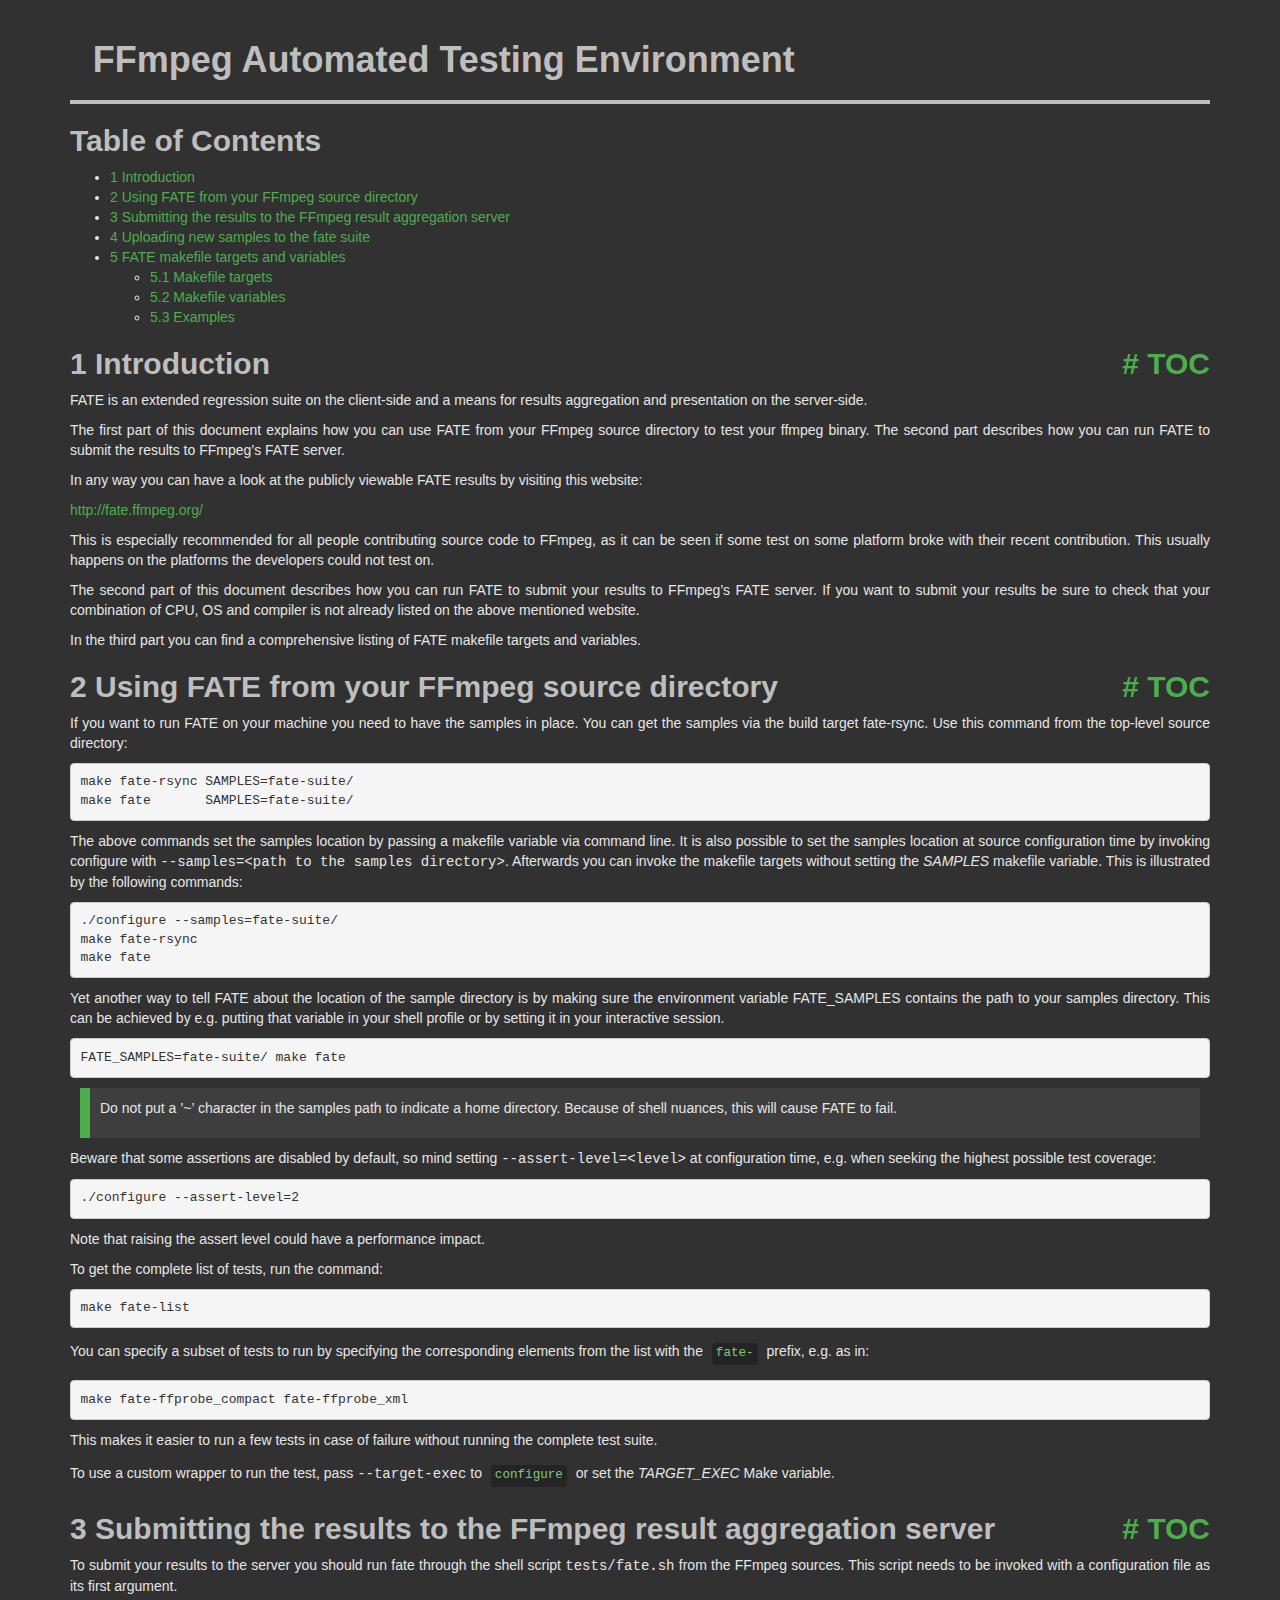
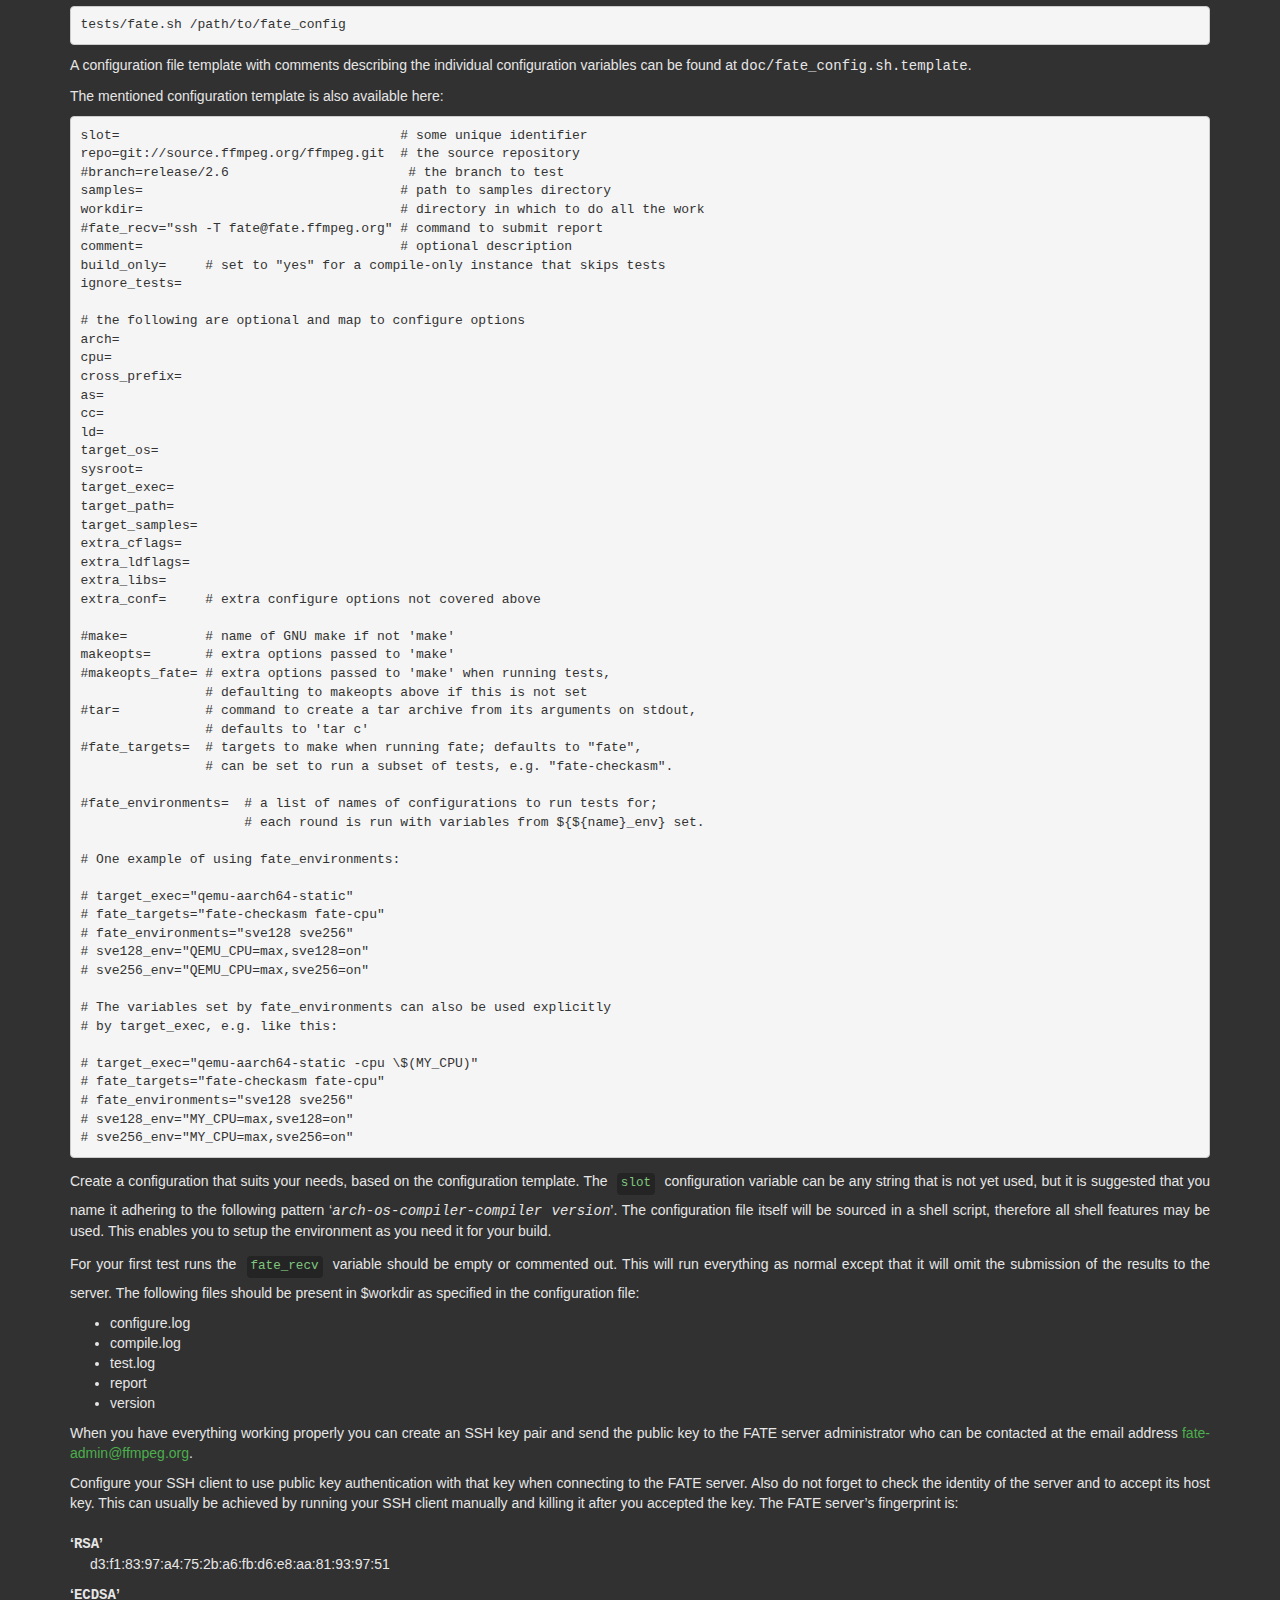
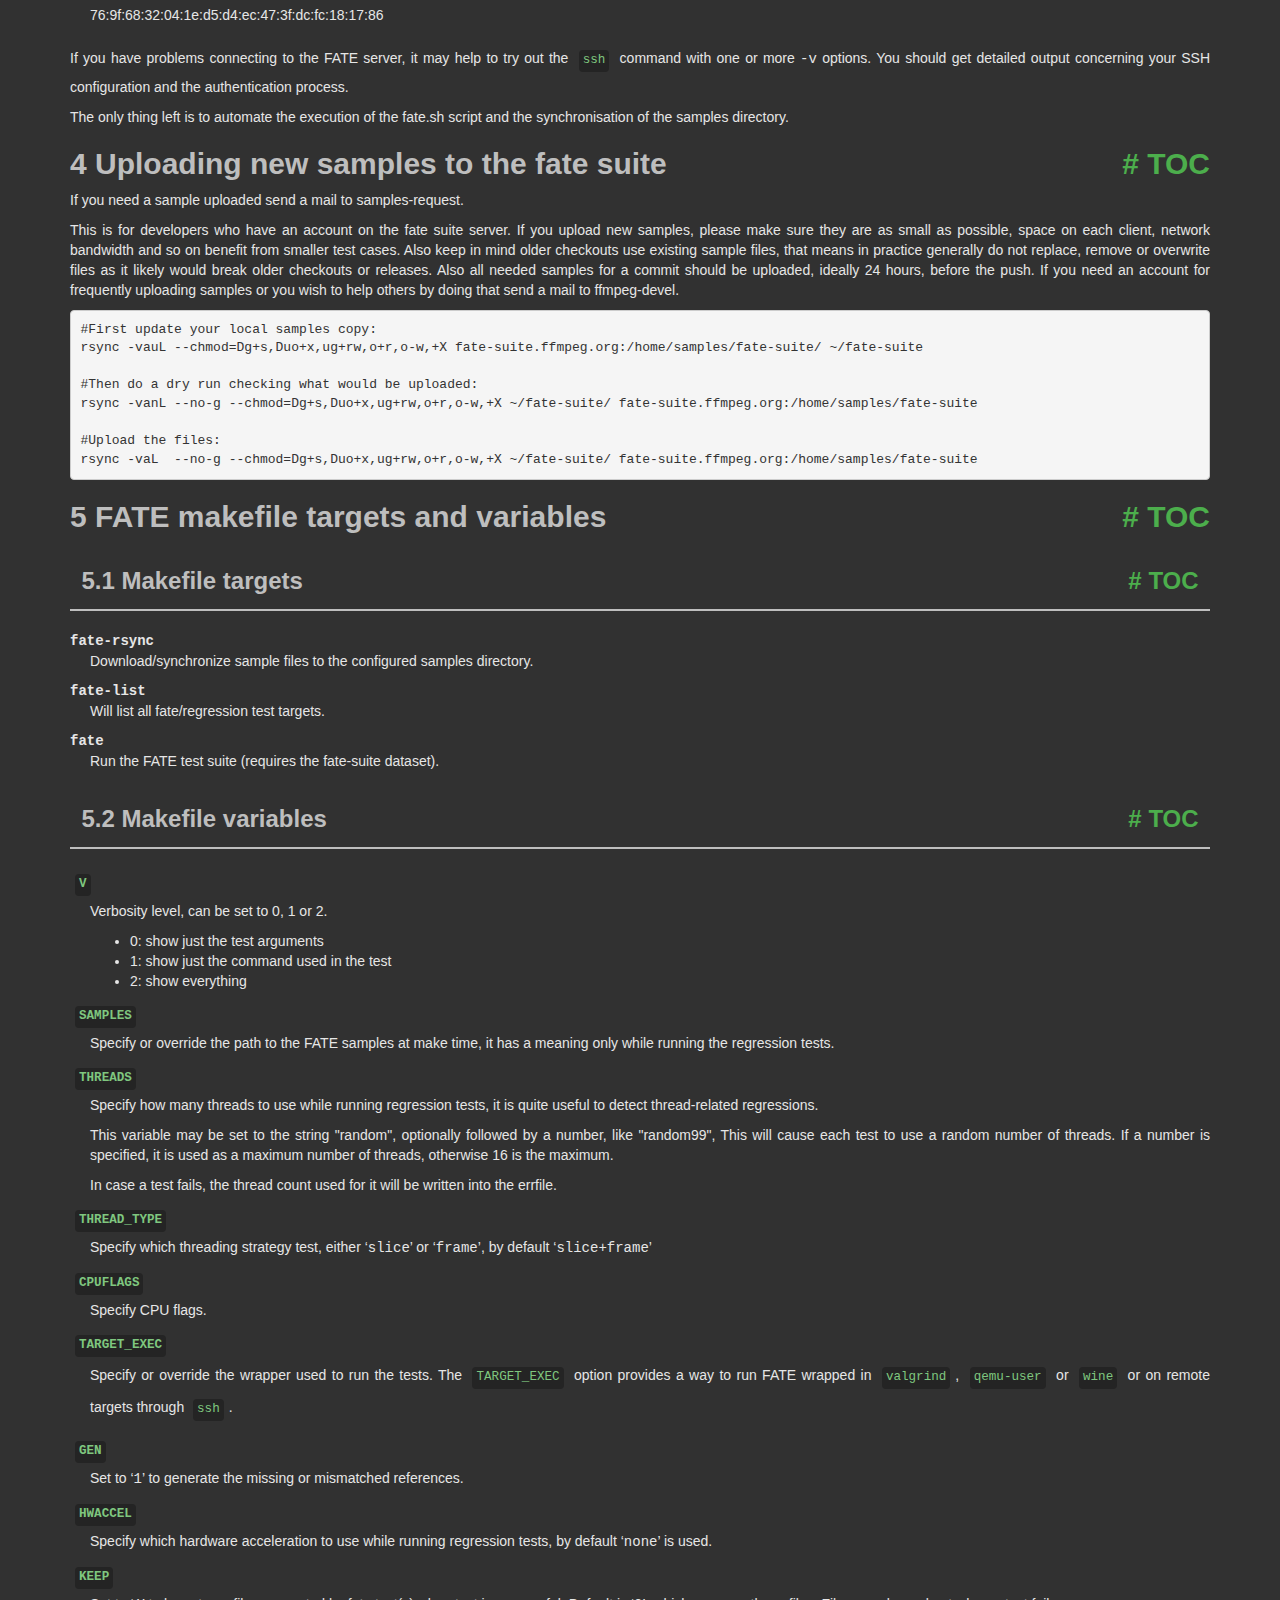
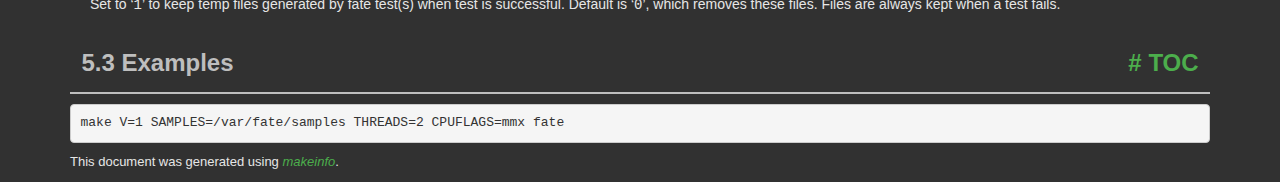
<file: ffmpeg-7.1.1-essentials_build/doc/fate.html>
<!DOCTYPE html PUBLIC "-//W3C//DTD HTML 4.01 Transitional//EN" "http://www.w3.org/TR/html4/loose.dtd">
<html>
<!-- Created by , GNU Texinfo 7.1.1 -->
  <head>
    <meta charset="utf-8">
    <title>
      FFmpeg Automated Testing Environment
    </title>
    <meta name="viewport" content="width=device-width,initial-scale=1.0">
    <link rel="stylesheet" type="text/css" href="bootstrap.min.css">
    <link rel="stylesheet" type="text/css" href="style.min.css">
  </head>
  <body>
    <div class="container">
      <h1>
      FFmpeg Automated Testing Environment
      </h1>


<a name="Top"></a>
<a name="SEC_Top"></a>

<div class="element-contents" id="SEC_Contents">
<h2 class="contents-heading">Table of Contents</h2>

<div class="contents">

<ul class="toc-numbered-mark">
  <li><a id="toc-Introduction" href="#Introduction">1 Introduction</a></li>
  <li><a id="toc-Using-FATE-from-your-FFmpeg-source-directory" href="#Using-FATE-from-your-FFmpeg-source-directory">2 Using FATE from your FFmpeg source directory</a></li>
  <li><a id="toc-Submitting-the-results-to-the-FFmpeg-result-aggregation-server" href="#Submitting-the-results-to-the-FFmpeg-result-aggregation-server">3 Submitting the results to the FFmpeg result aggregation server</a></li>
  <li><a id="toc-Uploading-new-samples-to-the-fate-suite" href="#Uploading-new-samples-to-the-fate-suite">4 Uploading new samples to the fate suite</a></li>
  <li><a id="toc-FATE-makefile-targets-and-variables" href="#FATE-makefile-targets-and-variables">5 FATE makefile targets and variables</a>
  <ul class="toc-numbered-mark">
    <li><a id="toc-Makefile-targets" href="#Makefile-targets">5.1 Makefile targets</a></li>
    <li><a id="toc-Makefile-variables" href="#Makefile-variables">5.2 Makefile variables</a></li>
    <li><a id="toc-Examples" href="#Examples">5.3 Examples</a></li>
  </ul></li>
</ul>
</div>
</div>

<a name="Introduction"></a>
<h2 class="chapter">1 Introduction<span class="pull-right"><a class="anchor hidden-xs" href="#Introduction" aria-hidden="true">#</a> <a class="anchor hidden-xs"href="#toc-Introduction" aria-hidden="true">TOC</a></span></h2>

<p>FATE is an extended regression suite on the client-side and a means
for results aggregation and presentation on the server-side.
</p>
<p>The first part of this document explains how you can use FATE from
your FFmpeg source directory to test your ffmpeg binary. The second
part describes how you can run FATE to submit the results to FFmpeg&rsquo;s
FATE server.
</p>
<p>In any way you can have a look at the publicly viewable FATE results
by visiting this website:
</p>
<p><a class="url" href="http://fate.ffmpeg.org/">http://fate.ffmpeg.org/</a>
</p>
<p>This is especially recommended for all people contributing source
code to FFmpeg, as it can be seen if some test on some platform broke
with their recent contribution. This usually happens on the platforms
the developers could not test on.
</p>
<p>The second part of this document describes how you can run FATE to
submit your results to FFmpeg&rsquo;s FATE server. If you want to submit your
results be sure to check that your combination of CPU, OS and compiler
is not already listed on the above mentioned website.
</p>
<p>In the third part you can find a comprehensive listing of FATE makefile
targets and variables.
</p>

<a name="Using-FATE-from-your-FFmpeg-source-directory"></a>
<h2 class="chapter">2 Using FATE from your FFmpeg source directory<span class="pull-right"><a class="anchor hidden-xs" href="#Using-FATE-from-your-FFmpeg-source-directory" aria-hidden="true">#</a> <a class="anchor hidden-xs"href="#toc-Using-FATE-from-your-FFmpeg-source-directory" aria-hidden="true">TOC</a></span></h2>

<p>If you want to run FATE on your machine you need to have the samples
in place. You can get the samples via the build target fate-rsync.
Use this command from the top-level source directory:
</p>
<div class="example">
<pre class="example-preformatted">make fate-rsync SAMPLES=fate-suite/
make fate       SAMPLES=fate-suite/
</pre></div>

<p>The above commands set the samples location by passing a makefile
variable via command line. It is also possible to set the samples
location at source configuration time by invoking configure with
<samp class="option">--samples=&lt;path to the samples directory&gt;</samp>. Afterwards you can
invoke the makefile targets without setting the <var class="var">SAMPLES</var> makefile
variable. This is illustrated by the following commands:
</p>
<div class="example">
<pre class="example-preformatted">./configure --samples=fate-suite/
make fate-rsync
make fate
</pre></div>

<p>Yet another way to tell FATE about the location of the sample
directory is by making sure the environment variable FATE_SAMPLES
contains the path to your samples directory. This can be achieved
by e.g. putting that variable in your shell profile or by setting
it in your interactive session.
</p>
<div class="example">
<pre class="example-preformatted">FATE_SAMPLES=fate-suite/ make fate
</pre></div>

<div class="info">
<p>Do not put a &rsquo;~&rsquo; character in the samples path to indicate a home
directory. Because of shell nuances, this will cause FATE to fail.
</p></div>
<p>Beware that some assertions are disabled by default, so mind setting
<samp class="option">--assert-level=&lt;level&gt;</samp> at configuration time, e.g. when seeking
the highest possible test coverage:
</p><div class="example">
<pre class="example-preformatted">./configure --assert-level=2
</pre></div>
<p>Note that raising the assert level could have a performance impact.
</p>
<p>To get the complete list of tests, run the command:
</p><div class="example">
<pre class="example-preformatted">make fate-list
</pre></div>

<p>You can specify a subset of tests to run by specifying the
corresponding elements from the list with the <code class="code">fate-</code> prefix,
e.g. as in:
</p><div class="example">
<pre class="example-preformatted">make fate-ffprobe_compact fate-ffprobe_xml
</pre></div>

<p>This makes it easier to run a few tests in case of failure without
running the complete test suite.
</p>
<p>To use a custom wrapper to run the test, pass <samp class="option">--target-exec</samp> to
<code class="command">configure</code> or set the <var class="var">TARGET_EXEC</var> Make variable.
</p>

<a name="Submitting-the-results-to-the-FFmpeg-result-aggregation-server"></a>
<h2 class="chapter">3 Submitting the results to the FFmpeg result aggregation server<span class="pull-right"><a class="anchor hidden-xs" href="#Submitting-the-results-to-the-FFmpeg-result-aggregation-server" aria-hidden="true">#</a> <a class="anchor hidden-xs"href="#toc-Submitting-the-results-to-the-FFmpeg-result-aggregation-server" aria-hidden="true">TOC</a></span></h2>

<p>To submit your results to the server you should run fate through the
shell script <samp class="file">tests/fate.sh</samp> from the FFmpeg sources. This script needs
to be invoked with a configuration file as its first argument.
</p>
<div class="example">
<pre class="example-preformatted">tests/fate.sh /path/to/fate_config
</pre></div>

<p>A configuration file template with comments describing the individual
configuration variables can be found at <samp class="file">doc/fate_config.sh.template</samp>.
</p>
<p>The mentioned configuration template is also available here:
</p><pre class="verbatim">slot=                                    # some unique identifier
repo=git://source.ffmpeg.org/ffmpeg.git  # the source repository
#branch=release/2.6                       # the branch to test
samples=                                 # path to samples directory
workdir=                                 # directory in which to do all the work
#fate_recv=&quot;ssh -T fate@fate.ffmpeg.org&quot; # command to submit report
comment=                                 # optional description
build_only=     # set to &quot;yes&quot; for a compile-only instance that skips tests
ignore_tests=

# the following are optional and map to configure options
arch=
cpu=
cross_prefix=
as=
cc=
ld=
target_os=
sysroot=
target_exec=
target_path=
target_samples=
extra_cflags=
extra_ldflags=
extra_libs=
extra_conf=     # extra configure options not covered above

#make=          # name of GNU make if not 'make'
makeopts=       # extra options passed to 'make'
#makeopts_fate= # extra options passed to 'make' when running tests,
                # defaulting to makeopts above if this is not set
#tar=           # command to create a tar archive from its arguments on stdout,
                # defaults to 'tar c'
#fate_targets=  # targets to make when running fate; defaults to &quot;fate&quot;,
                # can be set to run a subset of tests, e.g. &quot;fate-checkasm&quot;.

#fate_environments=  # a list of names of configurations to run tests for;
                     # each round is run with variables from ${${name}_env} set.

# One example of using fate_environments:

# target_exec=&quot;qemu-aarch64-static&quot;
# fate_targets=&quot;fate-checkasm fate-cpu&quot;
# fate_environments=&quot;sve128 sve256&quot;
# sve128_env=&quot;QEMU_CPU=max,sve128=on&quot;
# sve256_env=&quot;QEMU_CPU=max,sve256=on&quot;

# The variables set by fate_environments can also be used explicitly
# by target_exec, e.g. like this:

# target_exec=&quot;qemu-aarch64-static -cpu \$(MY_CPU)&quot;
# fate_targets=&quot;fate-checkasm fate-cpu&quot;
# fate_environments=&quot;sve128 sve256&quot;
# sve128_env=&quot;MY_CPU=max,sve128=on&quot;
# sve256_env=&quot;MY_CPU=max,sve256=on&quot;
</pre>
<p>Create a configuration that suits your needs, based on the configuration
template. The <code class="env">slot</code> configuration variable can be any string that is not
yet used, but it is suggested that you name it adhering to the following
pattern &lsquo;<samp class="samp"><var class="var">arch</var>-<var class="var">os</var>-<var class="var">compiler</var>-<var class="var">compiler version</var></samp>&rsquo;. The
configuration file itself will be sourced in a shell script, therefore all
shell features may be used. This enables you to setup the environment as you
need it for your build.
</p>
<p>For your first test runs the <code class="env">fate_recv</code> variable should be empty or
commented out. This will run everything as normal except that it will omit
the submission of the results to the server. The following files should be
present in $workdir as specified in the configuration file:
</p>
<ul class="itemize mark-bullet">
<li>configure.log
    </li><li>compile.log
    </li><li>test.log
    </li><li>report
    </li><li>version
</li></ul>

<p>When you have everything working properly you can create an SSH key pair
and send the public key to the FATE server administrator who can be contacted
at the email address <a class="email" href="mailto:fate-admin@ffmpeg.org">fate-admin@ffmpeg.org</a>.
</p>
<p>Configure your SSH client to use public key authentication with that key
when connecting to the FATE server. Also do not forget to check the identity
of the server and to accept its host key. This can usually be achieved by
running your SSH client manually and killing it after you accepted the key.
The FATE server&rsquo;s fingerprint is:
</p>
<dl class="table">
<dt>&lsquo;<samp class="samp">RSA</samp>&rsquo;</dt>
<dd><p>d3:f1:83:97:a4:75:2b:a6:fb:d6:e8:aa:81:93:97:51
</p></dd>
<dt>&lsquo;<samp class="samp">ECDSA</samp>&rsquo;</dt>
<dd><p>76:9f:68:32:04:1e:d5:d4:ec:47:3f:dc:fc:18:17:86
</p></dd>
</dl>

<p>If you have problems connecting to the FATE server, it may help to try out
the <code class="command">ssh</code> command with one or more <samp class="option">-v</samp> options. You should
get detailed output concerning your SSH configuration and the authentication
process.
</p>
<p>The only thing left is to automate the execution of the fate.sh script and
the synchronisation of the samples directory.
</p>
<a name="Uploading-new-samples-to-the-fate-suite"></a>
<h2 class="chapter">4 Uploading new samples to the fate suite<span class="pull-right"><a class="anchor hidden-xs" href="#Uploading-new-samples-to-the-fate-suite" aria-hidden="true">#</a> <a class="anchor hidden-xs"href="#toc-Uploading-new-samples-to-the-fate-suite" aria-hidden="true">TOC</a></span></h2>

<p>If you need a sample uploaded send a mail to samples-request.
</p>
<p>This is for developers who have an account on the fate suite server.
If you upload new samples, please make sure they are as small as possible,
space on each client, network bandwidth and so on benefit from smaller test cases.
Also keep in mind older checkouts use existing sample files, that means in
practice generally do not replace, remove or overwrite files as it likely would
break older checkouts or releases.
Also all needed samples for a commit should be uploaded, ideally 24
hours, before the push.
If you need an account for frequently uploading samples or you wish to help
others by doing that send a mail to ffmpeg-devel.
</p>
<div class="example">
<pre class="example-preformatted">#First update your local samples copy:
rsync -vauL --chmod=Dg+s,Duo+x,ug+rw,o+r,o-w,+X fate-suite.ffmpeg.org:/home/samples/fate-suite/ ~/fate-suite

#Then do a dry run checking what would be uploaded:
rsync -vanL --no-g --chmod=Dg+s,Duo+x,ug+rw,o+r,o-w,+X ~/fate-suite/ fate-suite.ffmpeg.org:/home/samples/fate-suite

#Upload the files:
rsync -vaL  --no-g --chmod=Dg+s,Duo+x,ug+rw,o+r,o-w,+X ~/fate-suite/ fate-suite.ffmpeg.org:/home/samples/fate-suite
</pre></div>


<a name="FATE-makefile-targets-and-variables"></a>
<h2 class="chapter">5 FATE makefile targets and variables<span class="pull-right"><a class="anchor hidden-xs" href="#FATE-makefile-targets-and-variables" aria-hidden="true">#</a> <a class="anchor hidden-xs"href="#toc-FATE-makefile-targets-and-variables" aria-hidden="true">TOC</a></span></h2>

<a name="Makefile-targets"></a>
<h3 class="section">5.1 Makefile targets<span class="pull-right"><a class="anchor hidden-xs" href="#Makefile-targets" aria-hidden="true">#</a> <a class="anchor hidden-xs"href="#toc-Makefile-targets" aria-hidden="true">TOC</a></span></h3>

<dl class="table">
<dt><samp class="option">fate-rsync</samp></dt>
<dd><p>Download/synchronize sample files to the configured samples directory.
</p>
</dd>
<dt><samp class="option">fate-list</samp></dt>
<dd><p>Will list all fate/regression test targets.
</p>
</dd>
<dt><samp class="option">fate</samp></dt>
<dd><p>Run the FATE test suite (requires the fate-suite dataset).
</p></dd>
</dl>

<a name="Makefile-variables"></a>
<h3 class="section">5.2 Makefile variables<span class="pull-right"><a class="anchor hidden-xs" href="#Makefile-variables" aria-hidden="true">#</a> <a class="anchor hidden-xs"href="#toc-Makefile-variables" aria-hidden="true">TOC</a></span></h3>

<dl class="table">
<dt><code class="env">V</code></dt>
<dd><p>Verbosity level, can be set to 0, 1 or 2.
    </p><ul class="itemize mark-bullet">
<li>0: show just the test arguments
        </li><li>1: show just the command used in the test
        </li><li>2: show everything
    </li></ul>

</dd>
<dt><code class="env">SAMPLES</code></dt>
<dd><p>Specify or override the path to the FATE samples at make time, it has a
meaning only while running the regression tests.
</p>
</dd>
<dt><code class="env">THREADS</code></dt>
<dd><p>Specify how many threads to use while running regression tests, it is
quite useful to detect thread-related regressions.
</p>
<p>This variable may be set to the string &quot;random&quot;, optionally followed by a
number, like &quot;random99&quot;, This will cause each test to use a random number of
threads. If a number is specified, it is used as a maximum number of threads,
otherwise 16 is the maximum.
</p>
<p>In case a test fails, the thread count used for it will be written into the
errfile.
</p>
</dd>
<dt><code class="env">THREAD_TYPE</code></dt>
<dd><p>Specify which threading strategy test, either &lsquo;<samp class="samp">slice</samp>&rsquo; or &lsquo;<samp class="samp">frame</samp>&rsquo;,
by default &lsquo;<samp class="samp">slice+frame</samp>&rsquo;
</p>
</dd>
<dt><code class="env">CPUFLAGS</code></dt>
<dd><p>Specify CPU flags.
</p>
</dd>
<dt><code class="env">TARGET_EXEC</code></dt>
<dd><p>Specify or override the wrapper used to run the tests.
The <code class="env">TARGET_EXEC</code> option provides a way to run FATE wrapped in
<code class="command">valgrind</code>, <code class="command">qemu-user</code> or <code class="command">wine</code> or on remote targets
through <code class="command">ssh</code>.
</p>
</dd>
<dt><code class="env">GEN</code></dt>
<dd><p>Set to &lsquo;<samp class="samp">1</samp>&rsquo; to generate the missing or mismatched references.
</p>
</dd>
<dt><code class="env">HWACCEL</code></dt>
<dd><p>Specify which hardware acceleration to use while running regression tests,
by default &lsquo;<samp class="samp">none</samp>&rsquo; is used.
</p>
</dd>
<dt><code class="env">KEEP</code></dt>
<dd><p>Set to &lsquo;<samp class="samp">1</samp>&rsquo; to keep temp files generated by fate test(s) when test is successful.
Default is &lsquo;<samp class="samp">0</samp>&rsquo;, which removes these files. Files are always kept when a test
fails.
</p>
</dd>
</dl>

<a name="Examples"></a>
<h3 class="section">5.3 Examples<span class="pull-right"><a class="anchor hidden-xs" href="#Examples" aria-hidden="true">#</a> <a class="anchor hidden-xs"href="#toc-Examples" aria-hidden="true">TOC</a></span></h3>

<div class="example">
<pre class="example-preformatted">make V=1 SAMPLES=/var/fate/samples THREADS=2 CPUFLAGS=mmx fate
</pre></div>
      <p style="font-size: small;">
        This document was generated using <a class="uref" href="https://www.gnu.org/software/texinfo/"><em class="emph">makeinfo</em></a>.
      </p>
    </div>
  </body>
</html>
</file>
<file: ffmpeg-7.1.1-essentials_build/doc/style.min.css>
/*!
The MIT License (MIT)

Copyright (c) 2014 Barbara Lepage <db0company@gmail.com>

Permission is hereby granted, free of charge, to any person obtaining a copy
of this software and associated documentation files (the "Software"), to deal
in the Software without restriction, including without limitation the rights
to use, copy, modify, merge, publish, distribute, sublicense, and/or sell
copies of the Software, and to permit persons to whom the Software is
furnished to do so, subject to the following conditions:

The above copyright notice and this permission notice shall be included in all
copies or substantial portions of the Software.

THE SOFTWARE IS PROVIDED "AS IS", WITHOUT WARRANTY OF ANY KIND, EXPRESS OR
IMPLIED, INCLUDING BUT NOT LIMITED TO THE WARRANTIES OF MERCHANTABILITY,
FITNESS FOR A PARTICULAR PURPOSE AND NONINFRINGEMENT. IN NO EVENT SHALL THE
AUTHORS OR COPYRIGHT HOLDERS BE LIABLE FOR ANY CLAIM, DAMAGES OR OTHER
LIABILITY, WHETHER IN AN ACTION OF CONTRACT, TORT OR OTHERWISE, ARISING FROM,
OUT OF OR IN CONNECTION WITH THE SOFTWARE OR THE USE OR OTHER DEALINGS IN THE
SOFTWARE.
 */body{background-color:#313131;color:#e6e6e6;text-align:justify}body, h1, h2, h3, h4, h5, h6{font-family:"Lucida Grande","Lucida Sans Unicode","Lucida Sans","Helvetica Neue",Helvetica,Verdana,Tahoma,sans-serif}a{color:#4cae4c}a strong{color:#e6e6e6}a:hover{color:#7fc77f}a:hover strong{color:#4cae4c}main{width:100% ! important;min-height:600px;margin:auto}h1, h2, h3, h4{font-weight:bold;text-align:left}h1, h2, h3{color:#bebebe}h1 strong, h2 strong, h3 strong{color:#e6e6e6}h4, h5, h6{color:#3c8b3c}h1{border-bottom:4px #bebebe solid;padding:20px 2%}h3{border-bottom:2px #bebebe solid;padding:15px 1%}h4{border-bottom:1px solid #e6e6e6;padding:10px 0;margin:20px 0;color:#e6e6e6}.list-group .list-group-item{background-color:#3e3e3e;border-color:black}.list-group.list-group-big .list-group-item{padding:25px}.list-group a.list-group-item{color:#7fc77f}.list-group a.list-group-item:hover{background-color:#313131;color:#4cae4c}.well{background-color:#242424;border-color:black;color:#bebebe}.well strong{color:#e6e6e6}.well code{background-color:#313131}.well hr{border-color:#3c8b3c}.well h3{margin:5px 0 15px 0;border:0;padding:0}.well a{color:#4cae4c}.well a.btn{color:white}.well small{display:block;padding:0 10px;font-style:italic}.well.example{padding-top:40px;margin-bottom:130px}.well.example pre{margin:50px;margin-bottom:30px;font-size:1.5em}.well.example .btn{margin-right:50px;margin-bottom:20px}.well.well-with-icon{min-height:136px}.well.well-with-icon .pull-right,.well.well-with-icon .pull-left{background-color:#4cae4c;color:#e6e6e6;padding:10px;border-radius:5px;margin:5px}.well.well-with-icon .pull-right{margin-left:20px}.well.well-with-icon .pull-left{margin-right:20px}a.well{display:block}a.well:hover{text-decoration:none;opacity:0.8}.info, .warning{margin:10px;padding:10px;background-color:#3e3e3e;color:#e6e6e6}.info code, .warning code{background-color:#313131}.info{border-left:10px #4cae4c solid}.warning{border-left:10px #ae4c4c solid}.with-icon{padding:30px}.with-icon .pull-left{padding-right:30px}.with-icon .pull-right{padding-left:30px}dd{margin-left:20px}code{background-color:#242424;color:#7fc77f;display:inline-block;margin:5px}.table{margin:20px 0;border-radius:4px}.table th,.table td,.table tr{border:1px solid #171717}.table tr th{background-color:#3e3e3e;border-bottom:2px solid #e6e6e6}.table tr:nth-child(odd){background-color:#242424}#sidebar-wrapper, .navbar{background-color:#171717;overflow-x:hidden}#sidebar-wrapper .sidebar-brand img,#sidebar-wrapper .navbar-brand img, .navbar .sidebar-brand img, .navbar .navbar-brand img{opacity:0.6;margin-right:8px}#sidebar-wrapper .sidebar-brand:hover,#sidebar-wrapper .navbar-brand:hover, .navbar .sidebar-brand:hover, .navbar .navbar-brand:hover{color:#fff}#sidebar-wrapper .sidebar-brand:hover img,#sidebar-wrapper .navbar-brand:hover img, .navbar .sidebar-brand:hover img, .navbar .navbar-brand:hover img{opacity:1}#sidebar-wrapper .sidebar-nav li ul, .navbar .sidebar-nav li ul{list-style-type:none;padding:0}#sidebar-wrapper .sidebar-nav li ul li, .navbar .sidebar-nav li ul li{line-height:20px}#sidebar-wrapper .sidebar-nav li ul li a, .navbar .sidebar-nav li ul li a{padding-left:20px}.content-header{height:auto;background-color:#242424}.content-header h1{color:#e6e6e6;display:block;margin:0;margin-bottom:20px;line-height:normal;border-bottom:none}#download h4, #index h4{margin-top:180px}#download h4.first, #index h4.first{margin-top:20px}#download h4.first small, #index h4.first small{color:inherit;font-size:1em}#download .btn-download-wrapper, #index .btn-download-wrapper{text-align:center;margin:160px auto}#download .btn-download-wrapper .btn, #index .btn-download-wrapper .btn{font-size:3em;padding:3%;display:inline-block;margin-bottom:5px}#download .btn-download-wrapper small, #index .btn-download-wrapper small{display:block;font-size:0.4em}#download h2.description, #index h2.description{color:#e6e6e6;font-size:2em;font-weight:bold;margin:120px 50px;line-height:2em}#download h2.description .label, #index h2.description .label{font-size:0.5em}#download .btn-download-wrapper{margin:40px auto}#download .os-selector{text-align:center;color:#e6e6e6;margin:30px 0}#download .os-selector a.btn-build{color:#e6e6e6;display:block;padding:20px;border-radius:2px}#download .os-selector .btn-build[href="#build-linux"]{background-color:#e43}#download .os-selector .btn-build[href="#build-linux"]:hover{color:#e43;background-color:#e6e6e6}#download .os-selector .btn-build[href="#build-windows"]{background-color:#06a}#download .os-selector .btn-build[href="#build-windows"]:hover{color:#06a;background-color:#e6e6e6}#download .os-selector .btn-build[href="#build-mac"]{background-color:darkgrey}#download .os-selector .btn-build[href="#build-mac"]:hover{color:darkgrey;background-color:#e6e6e6}#download .os-selector .tab-content{margin-top:20px}#download .os-selector #build-linux h3{color:#e43}#download .os-selector #build-windows h3{color:#06a}#download .os-selector #build-mac h3{color:darkgrey}footer{background-color:#242424;border-top:1px #101010 solid;padding:20px 0%}footer a{display:block}footer img[alt="FFmpeg"]{width:50%;display:block;margin:auto}
</file>
